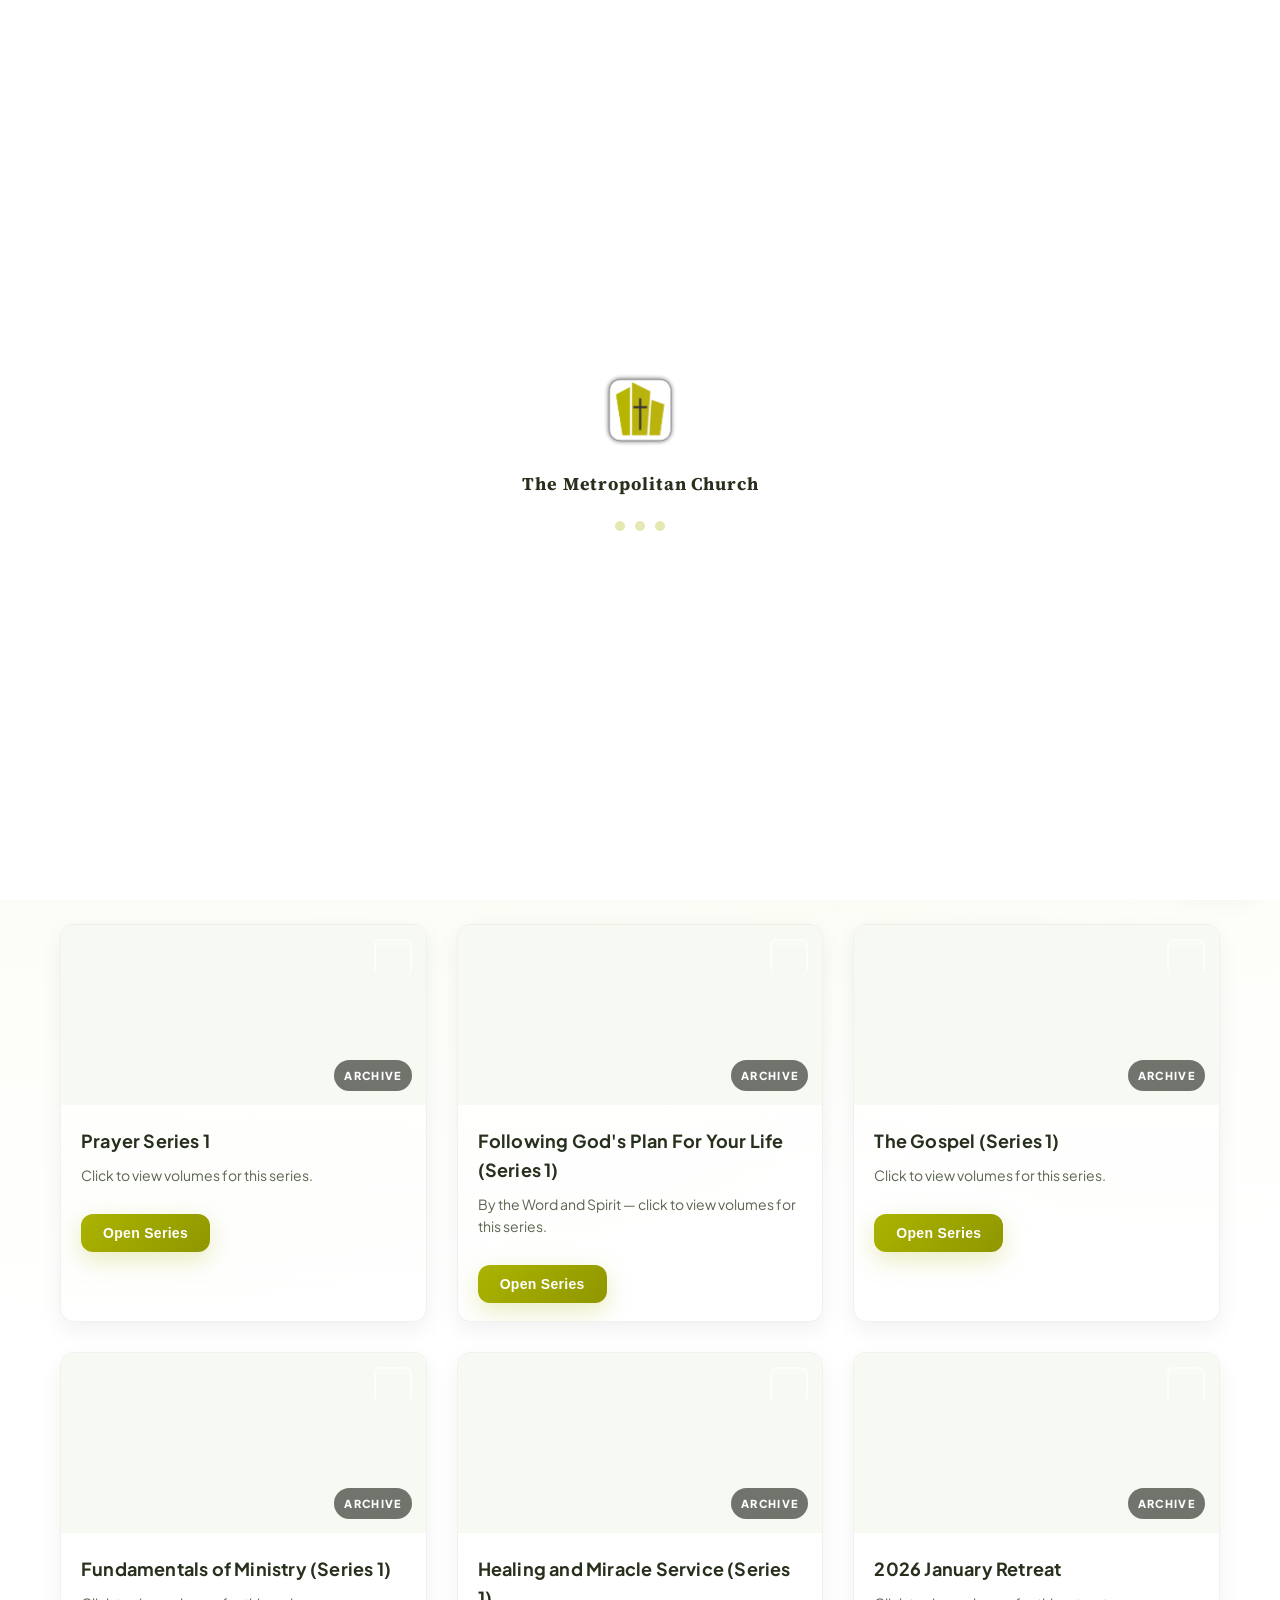
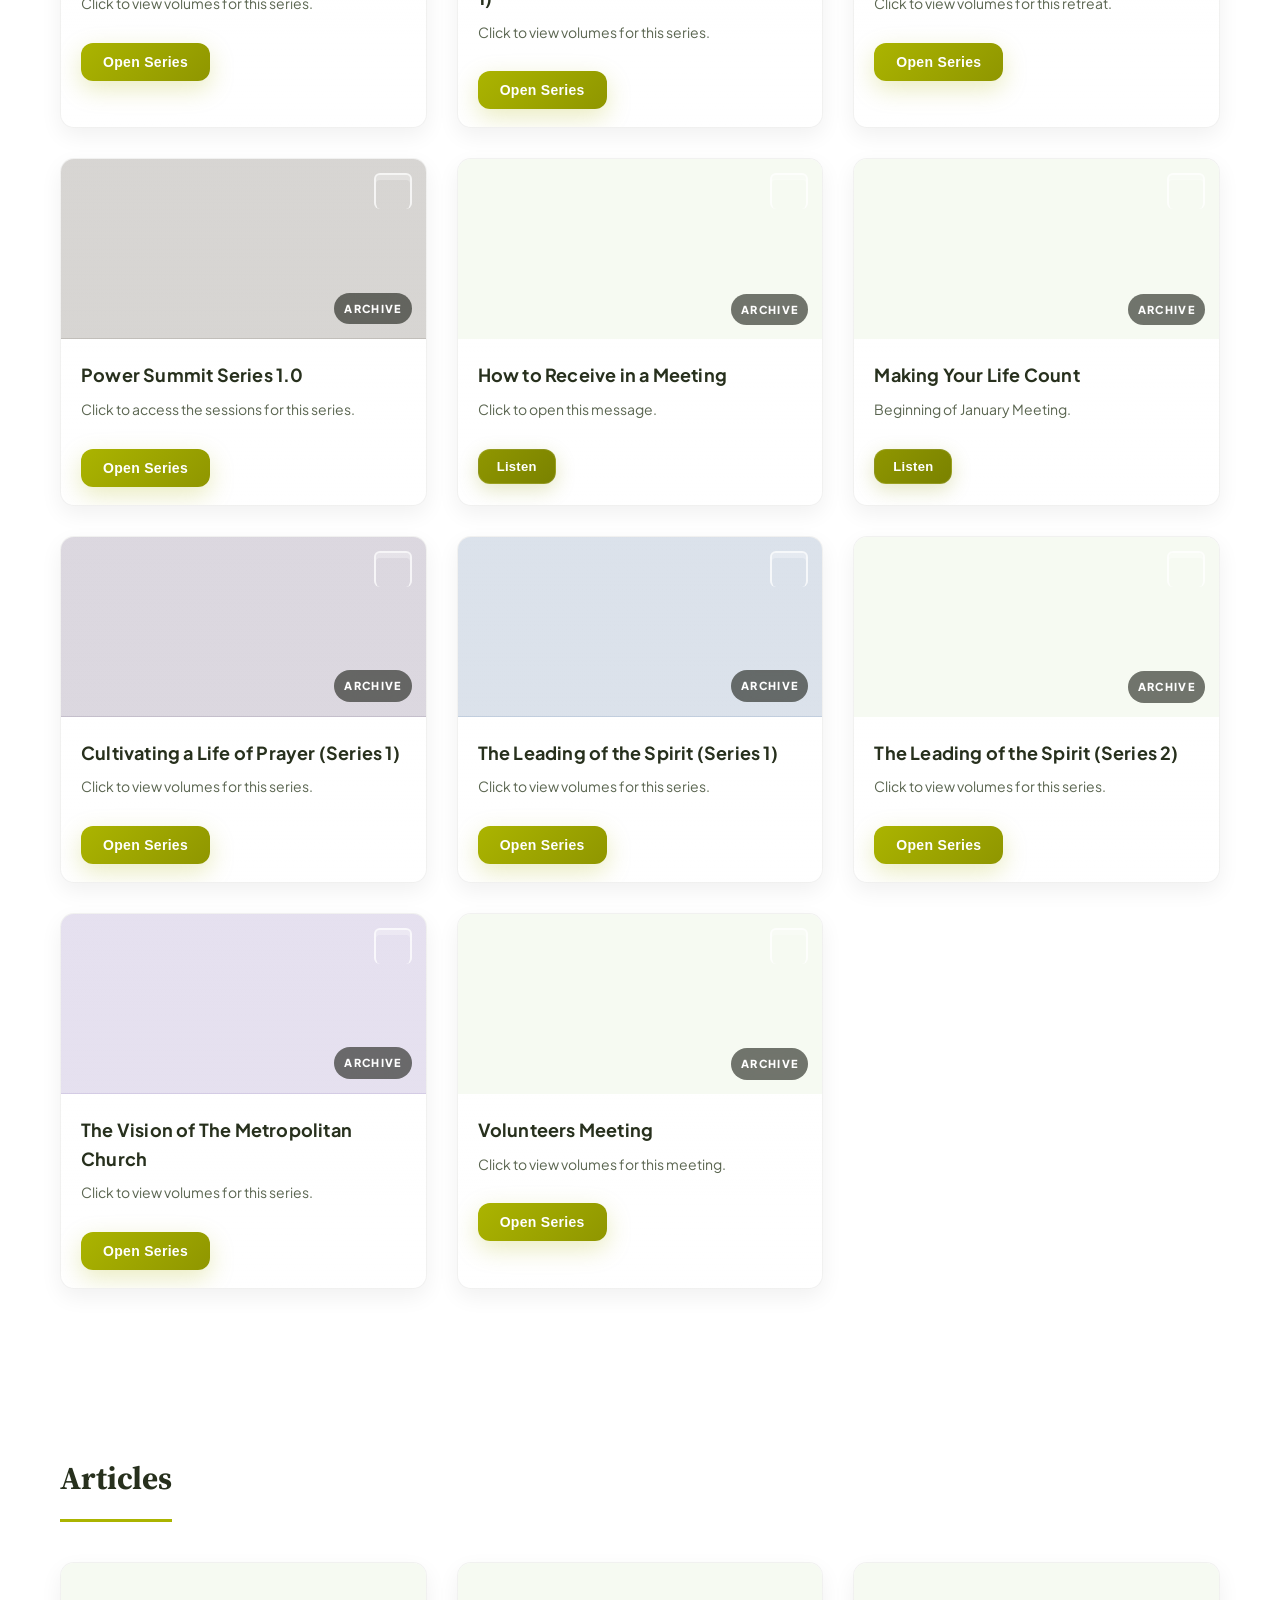
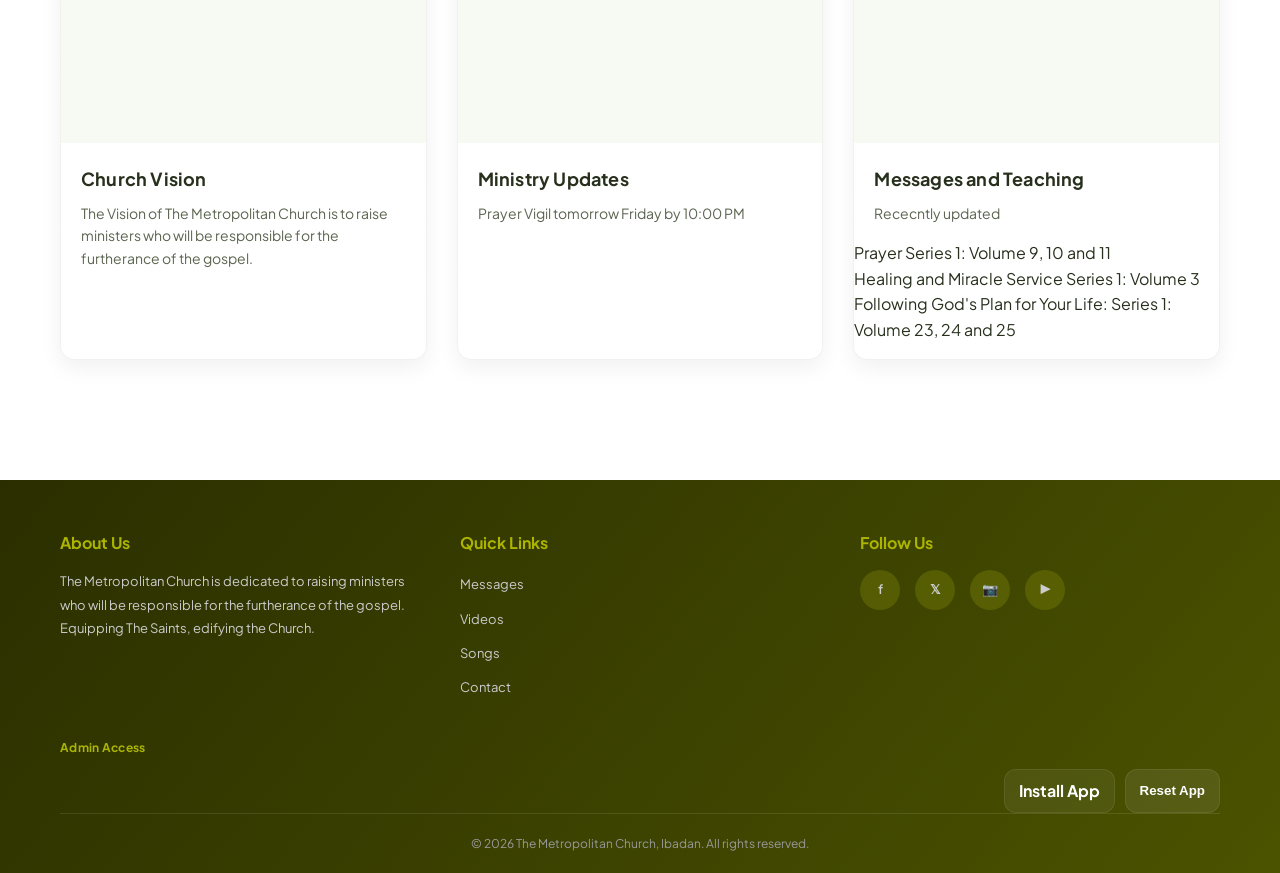
<file: index.html>
<!DOCTYPE html>
<html lang="en">
<head>
    <meta charset="UTF-8">
    <meta name="viewport" content="width=device-width, initial-scale=1.0, maximum-scale=1.0, user-scalable=no">
    <title>The Metropolitan Church, Ibadan</title>
    <link rel="stylesheet" href="styles.css">
    <link rel="manifest" href="manifest.json">
    <meta name="theme-color" content="#ffffff">
    <meta name="apple-mobile-web-app-capable" content="yes">
    <meta name="apple-mobile-web-app-status-bar-style" content="default">
    <meta name="apple-mobile-web-app-title" content="TMC">
    <link rel="icon" type="image/png" sizes="192x192" href="icon-192-maskable.png">
    <link rel="apple-touch-icon" sizes="180x180" href="icon-180.png">
</head>
<body>
    <!-- Custom PWA Splash Screen -->
    <div id="pwa-splash" class="pwa-splash" aria-hidden="true">
        <div class="pwa-splash-container">
            <img src="LOGO TMC.png" alt="TMC" class="pwa-splash-logo">
            <p class="pwa-splash-text">The Metropolitan Church</p>
            <div class="pwa-splash-dots" aria-hidden="true">
                <span></span>
                <span></span>
                <span></span>
            </div>
        </div>
    </div>
    <!-- Navigation Bar -->
    <nav class="navbar">
        <div class="nav-container">
            <div class="nav-logo">
                <img src="LOGO TMC.png" alt="The Metropolitan Church logo" class="church-logo-image">
                <div class="brand-text">
                    <span class="church-name">The Metropolitan Church, Ibadan</span>
                    <span class="church-motto">Equipping The Saints, edifying the Church.</span>
                </div>
            </div>
            <ul class="nav-menu" id="navMenu">
                <li class="nav-item"><a href="index.html" class="nav-link">MESSAGES</a></li>
                <li class="nav-item"><a href="photos.html" class="nav-link">PHOTOS</a></li>
                <li class="nav-item"><a href="quotes.html" class="nav-link">QUOTES</a></li>
                <li class="nav-item"><a href="radio.html" class="nav-link">RADIO</a></li>
                <li class="nav-item"><a href="videos.html" class="nav-link">VIDEOS</a></li>
                <li class="nav-item"><a href="songs.html" class="nav-link">SONGS</a></li>
                <li class="nav-item"><a href="ebooks.html" class="nav-link">EBOOKS</a></li>
                <li class="nav-item"><a href="contact.html" class="nav-link">CONTACT</a></li>
            </ul>
            <div class="nav-toggle" id="navToggle">
                <span></span>
                <span></span>
                <span></span>
            </div>
        </div>
    </nav>

    <section class="motto-banner" aria-label="Church motto">
        <p>Equipping The Saints, edifying the Church.</p>
    </section>

    <section class="messages-hero">
        <div class="container">
            <div class="messages-hero-content">
                <span class="hero-kicker">Teaching Archive</span>
                <h1>Messages and Teaching</h1>
                <p>Explore sermon series, retreat sessions, prayer teachings, and ministry resources in a cleaner archive layout.</p>
            </div>
        </div>
    </section>

    <section class="search-section" aria-label="Search messages">
        <div class="container">
            <div class="search-panel">
                <div class="search-box">
                    <label class="sr-only" for="searchInput">Search messages</label>
                    <input type="text" id="searchInput" class="search-input" placeholder="Search messages, series, topics..." autocomplete="off">
                    <button id="clearSearchBtn" class="search-clear" type="button" aria-label="Clear search">Clear</button>
                    <button id="searchBtn" class="search-btn">Search</button>
                </div>
                <div class="search-meta" aria-live="polite">
                    <span id="searchResultCount">Showing all messages</span>
                </div>
            </div>
            <div class="filter-chips" aria-label="Filter messages">
                <button type="button" class="filter-chip is-active" data-filter="all">All</button>
                <button type="button" class="filter-chip" data-filter="prayer">Prayer</button>
                <button type="button" class="filter-chip" data-filter="doctrine">Doctrine</button>
                <button type="button" class="filter-chip" data-filter="healing">Healing</button>
                <button type="button" class="filter-chip" data-filter="meetings">Meetings</button>
                <button type="button" class="filter-chip" data-filter="vision">Vision</button>
            </div>
            <div id="messagesEmptyState" class="empty-state" hidden>
                <div class="empty-state-icon" aria-hidden="true">∅</div>
                <h3>No messages found</h3>
                <p>Try another search term or choose a different category.</p>
            </div>
        </div>
    </section>

    <section class="breadcrumb-bar" aria-label="Breadcrumb">
        <div class="container">
            <nav class="breadcrumb">
                <a href="index.html" aria-label="Home">&#8962;</a>
                <span class="breadcrumb-separator">&gt;</span>
                <span class="breadcrumb-current">Messages</span>
            </nav>
        </div>
    </section>
    <section class="section">
        <div class="container">
            <h2 class="section-title">Messages</h2>
            <div class="media-grid" id="mediaGrid">
                <div class="media-card series-card" id="series-prayer-1" data-category="prayer">
                    <div class="media-image" style="background: #f6faf2 url('https://res.cloudinary.com/db1aj40dk/image/upload/v1778685741/prayerseries1_x88suo.jpg') center center / contain no-repeat;"></div>
                    <h3>Prayer Series 1</h3>
                    <p>Click to view volumes for this series.</p>
                    <div class="card-actions">
                        <button class="btn btn-primary" data-series-toggle="prayer-1">Open Series</button>
                    </div>

                    <div class="volume-list" id="prayer-1-volumes">
                        <ul>
                            <li><strong>Volume 1:</strong> <button type="button" class="btn btn-primary listen-btn" data-url="https://drive.google.com/file/d/1_ln5R9hcp3fxmKTGIBGlUZ4YHlCFK9qS/view?usp=drivesdk" aria-label="Listen Volume 1">Listen</button></li>
                            <li><strong>Volume 2:</strong> <button type="button" class="btn btn-primary listen-btn" data-url="https://drive.google.com/file/d/14jOUC-WsyzCaiRXuh_Cu1I8AmUcvUIqO/view?usp=drivesdk" aria-label="Listen Volume 2">Listen</button></li>
                            <li><strong>Volume 3:</strong> <button type="button" class="btn btn-primary listen-btn" data-url="https://drive.google.com/file/d/1JLf_EuFTi75fZSuZE21DQy3p1exR0J2q/view?usp=drivesdk" aria-label="Listen Volume 3">Listen</button></li>
                            <li><strong>Volume 4:</strong> <button type="button" class="btn btn-primary listen-btn" data-url="https://drive.google.com/file/d/1PY4L3ATy1TMzjcVvdKUm0W6trZdwSwkC/view?usp=drivesdk" aria-label="Listen Volume 4">Listen</button></li>
                            <li><strong>Volume 5:</strong> <button type="button" class="btn btn-primary listen-btn" data-url="https://drive.google.com/file/d/1e4y9SYH6MPID-xuHOF54h80IqbKQChS2/view?usp=drivesdk" aria-label="Listen Volume 5">Listen</button></li>
                            <li><strong>Q and A Volume 6:</strong> <button type="button" class="btn btn-primary listen-btn" data-url="https://drive.google.com/file/d/1WmA_SJhZRuvtueZZV24JtVDwbyKvd8jH/view?usp=drivesdk" aria-label="Listen Q and A Volume">Listen</button></li>
                            <li><strong>Volume 7:</strong> <button type="button" class="btn btn-primary listen-btn" data-url="https://drive.google.com/file/d/1V47D5ycqAJF2fHt9tYyfFlGirFZWPAEF/view?usp=drivesdk" aria-label="Listen Volume 7">Listen</button></li>
                            <li><strong>Volume 8:</strong> <button type="button" class="btn btn-primary listen-btn" data-url="https://drive.google.com/file/d/1SVWY9Xu92pfgCDCPQ1k_QZPm9zz0sCSS/view?usp=drivesdk" aria-label="Listen Volume 8">Listen</button></li>
                            <li><strong>Volume 9:</strong> <button type="button" class="btn btn-primary listen-btn" data-url="https://drive.google.com/file/d/1jszQao-LpEvHrwDQbzIDt9uBDZMJAlTu/view?usp=drivesdk" aria-label="Listen Volume 9">Listen</button></li>
                            <li><strong>Volume 10:</strong> <button type="button" class="btn btn-primary listen-btn" data-url="https://drive.google.com/file/d/1EWKio3fiDYGBEVRMRVI3SZ1s_k80rxmS/view?usp=drivesdk" aria-label="Listen Volume 10">Listen</button></li>
                            <li><strong>Volume 11:</strong> <button type="button" class="btn btn-primary listen-btn" data-url="https://drive.google.com/file/d/1s0_Kg8SGKFmftDYMYJcNKiOn1CpzFjSa/view?usp=drivesdk" aria-label="Listen Volume 11">Listen</button></li>
                        </ul>
                    </div>
                </div>
                
                <div class="media-card series-card" id="series-following-1" data-category="doctrine">
                    <div class="media-image" style="background: #f6faf2 url('https://res.cloudinary.com/db1aj40dk/image/upload/v1778685741/following_God_s_plan_for_your_life_series1_cqrtfb.jpg') center center / contain no-repeat;"></div>
                    <h3>Following God's Plan For Your Life (Series 1)</h3>
                    <p>By the Word and Spirit — click to view volumes for this series.</p>
                    <div class="card-actions">
                        <button class="btn btn-primary" data-series-toggle="following-1">Open Series</button>
                    </div>

                    <div class="volume-list" id="following-1-volumes">
                        <ul>
                            <li><strong>Volume 2:</strong> <button type="button" class="btn btn-primary listen-btn" data-url="https://drive.google.com/file/d/16wIOytRHofBu28DLE5klBLZmzeUc_C5e/view?usp=drive_link" aria-label="Listen Volume 2">Listen</button></li>
                            <li><strong>Volume 3:</strong> <button type="button" class="btn btn-primary listen-btn" data-url="https://drive.google.com/file/d/1Pjq3v16pihzlJ4jeCDfTMrnexDBGRZzq/view?usp=drive_link" aria-label="Listen Volume 3">Listen</button></li>
                            <li><strong>Volume 4:</strong> <button type="button" class="btn btn-primary listen-btn" data-url="https://drive.google.com/file/d/1khLyDo_QY9wEVeUFedkFk4QGBgm2sXPM/view?usp=drive_link" aria-label="Listen Volume 4">Listen</button></li>
                            <li><strong>Volume 5:</strong> <button type="button" class="btn btn-primary listen-btn" data-url="https://drive.google.com/file/d/1ikFFu6DgmgOFlQaCSn_WPSNVXHWxEe-Q/view?usp=drive_link" aria-label="Listen Volume 5">Listen</button></li>
                            <li><strong>Volume 6:</strong> <button type="button" class="btn btn-primary listen-btn" data-url="https://drive.google.com/file/d/1qiUt_PHFtPD-iLdWJdCD-Bx2Oo24_LWl/view?usp=drive_link" aria-label="Listen Volume 6">Listen</button></li>
                            <li><strong>Volume 7:</strong> <button type="button" class="btn btn-primary listen-btn" data-url="https://drive.google.com/file/d/1MsjumkehkSVuQ4YvmfmUSPrRyQXGUkJB/view?usp=drive_link" aria-label="Listen Volume 7">Listen</button></li>
                            <li><strong>Volume 8:</strong> <button type="button" class="btn btn-primary listen-btn" data-url="https://drive.google.com/file/d/1w58FEYMKQszJ_1u_vxALHfszalA-dhVq/view?usp=drive_link" aria-label="Listen Volume 8">Listen</button></li>
                            <li><strong>Volume 9:</strong> <button type="button" class="btn btn-primary listen-btn" data-url="https://drive.google.com/file/d/1ykHpwjpFVgVNzCjQl_IcywAutdDwV3Qe/view?usp=drive_link" aria-label="Listen Volume 9">Listen</button></li>
                            <li><strong>Volume 10:</strong> <button type="button" class="btn btn-primary listen-btn" data-url="https://drive.google.com/file/d/1nrKbZXVMKKDjYY-fb2sqhMyVFRJbJc7P/view?usp=drive_link" aria-label="Listen Volume 10">Listen</button></li>
                            <li><strong>Volume 11:</strong> <button type="button" class="btn btn-primary listen-btn" data-url="https://drive.google.com/file/d/16bp1zvaUbmtRRBhP00szkKwVPynXm078/view?usp=drive_link" aria-label="Listen Volume 11">Listen</button></li>
                            <li><strong>Volume 12:</strong> <button type="button" class="btn btn-primary listen-btn" data-url="https://drive.google.com/file/d/1BBSaXaGHg53LOB-v73E1P63SPoUkzrGL/view?usp=drive_link" aria-label="Listen Volume 12">Listen</button></li>
                            <li><strong>Volume 13:</strong> <button type="button" class="btn btn-primary listen-btn" data-url="https://drive.google.com/file/d/1453s0jl9KISBwM3Bd7rzp8k_VpaHQT7_/view?usp=drive_link" aria-label="Listen Volume 13">Listen</button></li>
                            <li><strong>Volume 14:</strong> <button type="button" class="btn btn-primary listen-btn" data-url="https://drive.google.com/file/d/1361r89F8Mnd7pyLSChdgUUzKB4BnXt9u/view?usp=drive_link" aria-label="Listen Volume 14">Listen</button></li>
                            <li><strong>Volume 15:</strong> <button type="button" class="btn btn-primary listen-btn" data-url="https://drive.google.com/file/d/1y9nDa19abw5MJtfmVeM12gRUVbD5n80f/view?usp=drive_link" aria-label="Listen Volume 15">Listen</button></li>
                            <li><strong>Volume 16:</strong> <button type="button" class="btn btn-primary listen-btn" data-url="https://drive.google.com/file/d/1q3xlwg1rc5U62CEetUA4cvp4x_AQik0L/view?usp=drive_link" aria-label="Listen Volume 16">Listen</button></li>
                            <li><strong>Volume 17:</strong> <button type="button" class="btn btn-primary listen-btn" data-url="https://drive.google.com/file/d/1XGmgUw1Jkdr6ywHbuI7c4Kcpqf40Sqii/view?usp=drive_link" aria-label="Listen Volume 17">Listen</button></li>
                            <li><strong>Volume 18:</strong> <button type="button" class="btn btn-primary listen-btn" data-url="https://drive.google.com/file/d/10JBa1rpaVVp2OwUZOlKIp8WpafA33Fhe/view?usp=drive_link" aria-label="Listen Volume 18">Listen</button></li>
                            <li><strong>Volume 19:</strong> <button type="button" class="btn btn-primary listen-btn" data-url="https://drive.google.com/file/d/1dfHAKIezKH0j_kS2WyamhCXY06EjZAbV/view?usp=drive_link" aria-label="Listen Volume 19">Listen</button></li>
                            <li><strong>Volume 20:</strong> <button type="button" class="btn btn-primary listen-btn" data-url="https://drive.google.com/file/d/1CB7mZOyiZVQqoX57EeTdhDvKA6T2qTHJ/view?usp=drive_link" aria-label="Listen Volume 20">Listen</button></li>
                            <li><strong>Volume 21:</strong> <button type="button" class="btn btn-primary listen-btn" data-url="https://drive.google.com/file/d/1kN5VsCuW1YVQ4z2w77US3bPkm3uiNxU6/view?usp=drive_link" aria-label="Listen Volume 21">Listen</button></li>
                            <li><strong>Volume 22:</strong> <button type="button" class="btn btn-primary listen-btn" data-url="https://drive.google.com/file/d/1UrJkGywjq6w3eKCxyc5FZWu3g1MuOGy8/view?usp=drive_link" aria-label="Listen Volume 22">Listen</button></li>
                            <li><strong>Volume 23:</strong> <button type="button" class="btn btn-primary listen-btn" data-url="https://drive.google.com/file/d/15zN5gfhJhjiN38eTlsYxft6z5gYaCZnY/view?usp=drivesdk" aria-label="Listen Volume 23">Listen</button></li>
                            <li><strong>Volume 24:</strong> <button type="button" class="btn btn-primary listen-btn" data-url="https://drive.google.com/file/d/170iX1LMIghyAPOBfoU_Emj2b7ul2fmyE/view?usp=drivesdk" aria-label="Listen Volume 24">Listen</button></li>
                            <li><strong>Volume 25:</strong> <button type="button" class="btn btn-primary listen-btn" data-url="https://drive.google.com/file/d/1fx1iEduwlzKN0Wm7h8-xJ_yFQge9wErS/view?usp=drivesdk" aria-label="Listen Volume 25">Listen</button></li>
                        </ul>
                    </div>
                </div>

                <div class="media-card series-card" id="series-gospel-1" data-category="doctrine">
                    <div class="media-image" style="background: #f6faf2 url('https://res.cloudinary.com/db1aj40dk/image/upload/v1778685741/the_gospel_pog5vz.jpg') center center / contain no-repeat;"></div>
                    <h3>The Gospel (Series 1)</h3>
                    <p>Click to view volumes for this series.</p>
                    <div class="card-actions">
                        <button class="btn btn-primary" data-series-toggle="gospel-1">Open Series</button>
                    </div>

                    <div class="volume-list" id="gospel-1-volumes">
                        <ul>
                            <li><strong>Volume 1:</strong> <button type="button" class="btn btn-primary listen-btn" data-url="https://drive.google.com/file/d/1UxWeIpwBjAVwXnx-gvqHUqJihQQmmLwY/view?usp=drivesdk" aria-label="Listen Volume 1">Listen</button></li>
                            <li><strong>Volume 2:</strong> <button type="button" class="btn btn-primary listen-btn" data-url="https://drive.google.com/file/d/1gTKt6kBNet8c17fFZNgM2hVkKk2PheDE/view?usp=drivesdk" aria-label="Listen Volume 2">Listen</button></li>
                            <li><strong>Volume 3:</strong> <button type="button" class="btn btn-primary listen-btn" data-url="https://drive.google.com/file/d/1ftVklcGMhZOCNbw1gGgw-6-4Lh86EyOs/view?usp=drive_link" aria-label="Listen Volume 3">Listen</button></li>
                            <li><strong>Volume 4:</strong> <button type="button" class="btn btn-primary listen-btn" data-url="https://drive.google.com/file/d/1KV_Qml5HZs9CW2tCi6rL1fTiZIzD7ERC/view?usp=drivesdk" aria-label="Listen Volume 4">Listen</button></li>
                        </ul>
                    </div>
                </div>

                <div class="media-card series-card" id="series-fundamentals-1" data-category="doctrine">
                    <div class="media-image" style="background: #f6faf2 url('https://res.cloudinary.com/db1aj40dk/image/upload/v1778685740/fundamentalsofministry_n0mluw.jpg') center center / contain no-repeat;"></div>
                    <h3>Fundamentals of Ministry (Series 1)</h3>
                    <p>Click to view volumes for this series.</p>
                    <div class="card-actions">
                        <button class="btn btn-primary" data-series-toggle="fundamentals-1">Open Series</button>
                    </div>

                    <div class="volume-list" id="fundamentals-1-volumes">
                        <ul>
                            <li><strong>Volume 1:</strong> <button type="button" class="btn btn-primary listen-btn" data-url="https://drive.google.com/file/d/1Gmvwv7u9u4Bu-ERDObzFzIgmYHl_MunW/view?usp=drivesdk" aria-label="Listen Volume 1">Listen</button></li>
                            <li><strong>Volume 2:</strong> <span>(The Gospel)</span> <button type="button" class="btn btn-primary listen-btn" data-url="https://drive.google.com/file/d/1GvPl_T3HwTYUMJstJW7bNYCCsIqHyqxq/view?usp=drivesdk" aria-label="Listen Volume 2">Listen</button></li>
                            <li><strong>Volume 3:</strong> <span>(The Church)</span> <button type="button" class="btn btn-primary listen-btn" data-url="https://drive.google.com/file/d/1L521j2RFEkiqg5a_cI8PtycjHAAKCQ2C/view?usp=drivesdk" aria-label="Listen Volume 3">Listen</button></li>
                            <li><strong>Volume 4:</strong> <span>(The Supernatural)</span> <button type="button" class="btn btn-primary listen-btn" data-url="https://drive.google.com/file/d/1NT5AzIMFx78o6A0PK7sC3oWw_yEoBNoD/view?usp=drivesdk" aria-label="Listen Volume 4">Listen</button></li>
                        </ul>
                    </div>
                </div>

                <div class="media-card series-card" id="series-healing-1" data-category="healing">
                    <div class="media-image" style="background: #f6faf2 url('https://res.cloudinary.com/db1aj40dk/image/upload/v1778685740/healingandmiracleservice_bhbbbq.jpg') center center / contain no-repeat;"></div>
                    <h3>Healing and Miracle Service (Series 1)</h3>
                    <p>Click to view volumes for this series.</p>
                    <div class="card-actions">
                        <button class="btn btn-primary" data-series-toggle="healing-1">Open Series</button>
                    </div>

                    <div class="volume-list" id="healing-1-volumes">
                        <ul>
                            <li><strong>Volume 1:</strong> <button type="button" class="btn btn-primary listen-btn" data-url="https://drive.google.com/file/d/1JpXR31h88t8v3Mz1s7yb6JXdY91dTBpI/view?usp=drivesdk" aria-label="Listen Volume 1">Listen</button></li>
                            <li><strong>Volume 2:</strong> <button type="button" class="btn btn-primary listen-btn" data-url="https://drive.google.com/file/d/1BiitDak9Dpx7GY5UTGGnoUdf5dUdrlWi/view?usp=drivesdk" aria-label="Listen Volume 2">Listen</button></li>
                            <li><strong>Volume 2a:</strong> <button type="button" class="btn btn-primary listen-btn" data-url="https://drive.google.com/file/d/14pR2lNm9T6oz64VA3U4T-7eFbFuMnzoK/view?usp=drivesdk" aria-label="Listen Volume 2a">Listen</button></li>
                            <li><strong>Volume 3:</strong> <button type="button" class="btn btn-primary listen-btn" data-url="https://drive.google.com/file/d/1J5NRcr7g9xqRxoFo9K0VDfU0BkMsbrFY/view?usp=drivesdk" aria-label="Listen Volume 3">Listen</button></li>
                        </ul>
                    </div>
                </div>

                <div class="media-card series-card" id="series-retreat-2026" data-category="meetings">
                    <div class="media-image" style="background: #f6faf2 url('https://res.cloudinary.com/db1aj40dk/image/upload/v1778685741/january_retreat_gzht7v.jpg') center center / contain no-repeat;"></div>
                    <h3>2026 January Retreat</h3>
                    <p>Click to view volumes for this retreat.</p>
                    <div class="card-actions">
                        <button class="btn btn-primary" data-series-toggle="retreat-2026">Open Series</button>
                    </div>

                    <div class="volume-list" id="retreat-2026-volumes">
                        <ul>
                            <li><strong>Volume 1 - Endure hardness in Ministry:</strong> <button type="button" class="btn btn-primary listen-btn" data-url="https://drive.google.com/file/d/11t7xa0fIPZAWH0pyt0roqJqhlfIw6-sw/view?usp=drive_link" aria-label="Listen Volume 1 Endure hardness in Ministry">Listen</button></li>
                            <li><strong>Volume 2 - Endure Hardness in Prayer:</strong> <button type="button" class="btn btn-primary listen-btn" data-url="https://drive.google.com/file/d/1dDAQB0XS_1i-xcZghlkzkllU6b-LE3w-/view?usp=drive_link" aria-label="Listen Volume 2 Endure Hardness in Prayer">Listen</button></li>
                        </ul>
                    </div>
                </div>

                <div class="media-card series-card" id="series-power-summit-1" data-category="meetings">
                    <div class="media-image power-summit-image"></div>
                    <h3>Power Summit Series 1.0</h3>
                    <p>Click to access the sessions for this series.</p>
                    <div class="card-actions">
                        <button class="btn btn-primary" data-series-toggle="power-summit-1">Open Series</button>
                    </div>

                    <div class="volume-list" id="power-summit-1-volumes">
                        <ul>
                            <li><strong>Friday Session:</strong> <button type="button" class="btn btn-primary listen-btn" data-url="https://drive.google.com/file/d/1VrXU-A5KYmzv259u8Ks7SWSn1tqFQEwb/view?usp=drive_link" aria-label="Listen Friday Session">Listen</button></li>
                            <li><strong>Saturday Morning Session:</strong> <button type="button" class="btn btn-primary listen-btn" data-url="https://drive.google.com/file/d/1nv8UP8ajShhvygjZxUyenuok1KLpUFd_/view?usp=drive_link" aria-label="Listen Saturday Morning Session">Listen</button></li>
                            <li><strong>Saturday Evening Session:</strong> <button type="button" class="btn btn-primary listen-btn" data-url="https://drive.google.com/file/d/1TqNzRhxX1zaquQ7VGtzCu59YFVX6iHCP/view?usp=drive_link" aria-label="Listen Saturday Evening Session">Listen</button></li>
                            <li><strong>Sunday Morning Session:</strong> <button type="button" class="btn btn-primary listen-btn" data-url="https://drive.google.com/file/d/107eTLHmqJ3-i4pGYctDg2zfhv_qpAdNR/view?usp=drive_link" aria-label="Listen Sunday Morning Session">Listen</button></li>
                        </ul>
                    </div>
                </div>

                <div class="media-card series-card" id="message-how-to-receive" data-category="meetings">
                    <div class="media-image" style="background: #f6faf2 url('https://res.cloudinary.com/db1aj40dk/image/upload/v1778685740/how_to_receive_in_a_meeting_ppito4.jpg') center center / contain no-repeat;"></div>
                    <h3>How to Receive in a Meeting</h3>
                    <p>Click to open this message.</p>
                    <div class="card-actions">
                        <button type="button" class="btn btn-primary listen-btn" data-url="https://drive.google.com/file/d/1KB2T94hJ0s2kZT6NCW7LXEljaOBWj6Ar/view?usp=drivesdk" aria-label="Open How to Receive in a Meeting">Listen</button>
                    </div>
                </div>

                <div class="media-card series-card" id="message-making-your-life-count" data-category="meetings">
                    <div class="media-image" style="background: #f6faf2 url('https://res.cloudinary.com/db1aj40dk/image/upload/v1778685741/Making_Your_Life_count_y4k0eb.jpg') center center / contain no-repeat;"></div>
                    <h3>Making Your Life Count</h3>
                    <p>Beginning of January Meeting.</p>
                    <div class="card-actions">
                        <button type="button" class="btn btn-primary listen-btn" data-url="https://drive.google.com/file/d/1HW6qeMPL4ojzNAaEVoOFbP8PI6Yprnce/view?usp=drivesdk" aria-label="Open Making Your Life Count Beginning of January Meeting">Listen</button>
                    </div>
                </div>

                <div class="media-card series-card" id="series-cultivating-prayer-1" data-category="prayer">
                    <div class="media-image cultivating-prayer-image"></div>
                    <h3>Cultivating a Life of Prayer (Series 1)</h3>
                    <p>Click to view volumes for this series.</p>
                    <div class="card-actions">
                        <button class="btn btn-primary" data-series-toggle="cultivating-prayer-1">Open Series</button>
                    </div>

                    <div class="volume-list" id="cultivating-prayer-1-volumes">
                        <ul>
                            <li><strong>Volume 5:</strong> <button type="button" class="btn btn-primary listen-btn" data-url="https://drive.google.com/file/d/1AG6aP8UYxd7eYhZ1cxoL37xO08j77A7C/view?usp=drivesdk" aria-label="Listen Cultivating Volume 5">Listen</button></li>
                            <li><strong>Volume 6:</strong> <button type="button" class="btn btn-primary listen-btn" data-url="https://drive.google.com/file/d/1BhUOOpan0soN4RTNEUSbFtLQaQqf0EGJ/view?usp=drivesdk" aria-label="Listen Cultivating Volume 6">Listen</button></li>
                        </ul>
                    </div>
                </div>

                <div class="media-card series-card" id="series-leading-spirit-1" data-category="doctrine spirit">
                    <div class="media-image leading-spirit-image"></div>
                    <h3>The Leading of the Spirit (Series 1)</h3>
                    <p>Click to view volumes for this series.</p>
                    <div class="card-actions">
                        <button class="btn btn-primary" data-series-toggle="leading-spirit-1">Open Series</button>
                    </div>

                    <div class="volume-list" id="leading-spirit-1-volumes">
                        <ul>
                            <li><strong>Volume 5:</strong> <button type="button" class="btn btn-primary listen-btn" data-url="https://drive.google.com/file/d/19tG0TAyjo0uv2lUFu5IMFp8eWZIP6MNs/view?usp=drivesdk" aria-label="Listen Leading of the Spirit Volume 5">Listen</button></li>
                            <li><strong>Volume 6:</strong> <button type="button" class="btn btn-primary listen-btn" data-url="https://drive.google.com/file/d/1Ba2sGqNIqvnuwfyKXpLUnOo_L9BBy41t/view?usp=drivesdk" aria-label="Listen Leading of the Spirit Volume 6">Listen</button></li>
                            <li><strong>Volume 7:</strong> <button type="button" class="btn btn-primary listen-btn" data-url="https://drive.google.com/file/d/1CJXpY7foWwIAVDRPTCXwdm8oaGgC0S3v/view?usp=drivesdk" aria-label="Listen Leading of the Spirit Volume 7">Listen</button></li>
                        </ul>
                    </div>
                </div>

                <div class="media-card series-card" id="series-leading-spirit-2" data-category="doctrine spirit">
                    <div class="media-image" style="background: #f6faf2 url('https://res.cloudinary.com/db1aj40dk/image/upload/v1778685742/The_Leading_of_the_Spirit_y01jgt.jpg') center center / contain no-repeat;"></div>
                    <h3>The Leading of the Spirit (Series 2)</h3>
                    <p>Click to view volumes for this series.</p>
                    <div class="card-actions">
                        <button class="btn btn-primary" data-series-toggle="leading-spirit-2">Open Series</button>
                    </div>

                    <div class="volume-list" id="leading-spirit-2-volumes">
                        <ul>
                            <li><strong>Volume 1 (The Heart of Man):</strong> <button type="button" class="btn btn-primary listen-btn" data-url="https://drive.google.com/file/d/1KVCPzE8LukY4oCWI2ib-V3Sc5gqwj8qp/view?usp=drivesdk" aria-label="Listen The Heart of Man">Listen</button></li>
                        </ul>
                    </div>
                </div>

                <div class="media-card series-card" id="series-vision-1" data-category="vision">
                    <div class="media-image vision-image"></div>
                    <h3>The Vision of The Metropolitan Church</h3>
                    <p>Click to view volumes for this series.</p>
                    <div class="card-actions">
                        <button class="btn btn-primary" data-series-toggle="vision-1">Open Series</button>
                    </div>

                    <div class="volume-list" id="vision-1-volumes">
                        <ul>
                            <li><strong>Volume 1:</strong> <button type="button" class="btn btn-primary listen-btn" data-url="https://drive.google.com/file/d/1feSxUQtHKyuT6XBqq3AeJMbv7V0lhKPf/view?usp=drivesdk" aria-label="Listen Volume 1">Listen</button></li>
                            <li><strong>Volume 2:</strong> <button type="button" class="btn btn-primary listen-btn" data-url="https://drive.google.com/file/d/1BDLmzVck0yRBFBVrkVA_l8WOxYy27o4o/view?usp=drivesdk" aria-label="Listen Volume 2">Listen</button></li>
                            <li><strong>Volume 3:</strong> <button type="button" class="btn btn-primary listen-btn" data-url="https://drive.google.com/file/d/1vPEzQPr4YpuYF7TgnCPWA7qHXU7NTWzm/view?usp=drivesdk" aria-label="Listen Volume 3">Listen</button></li>
                            <li><strong>Volume 4:</strong> <button type="button" class="btn btn-primary listen-btn" data-url="https://drive.google.com/file/d/1Q-oJR5E4OflteTPGYlC4MfstAlRjriMR/view?usp=drivesdk" aria-label="Listen Volume 4">Listen</button></li>
                            <li><strong>Volume 5:</strong> <button type="button" class="btn btn-primary listen-btn" data-url="https://drive.google.com/file/d/1QsKRqajqRT4csPS4eEtz1c-DyoF0UsdP/view?usp=drivesdk" aria-label="Listen Volume 5">Listen</button></li>
                            <li><strong>Volume 6:</strong> <button type="button" class="btn btn-primary listen-btn" data-url="https://drive.google.com/file/d/1tMh0GX_OtCdm34LXhS5IAbHEIxjBy__g/view?usp=drive_link" aria-label="Listen Volume 6">Listen</button></li>
                        </ul>
                    </div>
                </div>
                
                <div class="media-card series-card" id="series-volunteers-meeting" data-category="meetings">
                    <div class="media-image" style="background: #f6faf2 url('https://res.cloudinary.com/db1aj40dk/image/upload/v1779188961/Volunteers_meeting_ha1tvr.png') center center / contain no-repeat;"></div>
                    <h3>Volunteers Meeting</h3>
                    <p>Click to view volumes for this meeting.</p>
                    <div class="card-actions">
                        <button class="btn btn-primary" data-series-toggle="volunteers-meeting">Open Series</button>
                    </div>

                    <div class="volume-list" id="volunteers-meeting-volumes">
                        <ul>
                            <li><strong>Volume 1:</strong> <button type="button" class="btn btn-primary listen-btn" data-url="https://drive.google.com/file/d/1KdhVBnGFAJA45Er8PuC_1ZLBcFCNhfNc/view?usp=drivesdk" aria-label="Listen Volume 1">Listen</button></li>
                            <li><strong>Volume 2:</strong> <button type="button" class="btn btn-primary listen-btn" data-url="https://drive.google.com/file/d/1mOhh0UU0aPX1PvNHRS6Mb3DhI-1f9bvP/view?usp=drivesdk" aria-label="Listen Volume 2">Listen</button></li>
                        </ul>
                    </div>
                </div>
            
            </div>

            <div class="grid-actions">
                <button type="button" id="seeMoreBtn" class="btn btn-primary" aria-expanded="false">See more</button>
            </div>
        </div>
    </section>

    <section class="section articles-section">
        <div class="container">
            <h2 class="section-title">Articles</h2>
            <div class="media-grid articles-grid">
                <div class="media-card article-card">
                    <div class="media-image" style="background: #f6faf2 url('https://res.cloudinary.com/db1aj40dk/image/upload/v1778685740/The_Vison_of_The_Metropolitan_Church_e2byh7.jpg') center center / cover no-repeat;"></div>
                    <h3>Church Vision</h3>
                    <p>The Vision of The Metropolitan Church is to raise ministers who will be responsible for the furtherance of the gospel.</p>
                </div>

                <div class="media-card article-card">
                    <div class="media-image" style="background: #f6faf2 url('https://res.cloudinary.com/db1aj40dk/image/upload/v1779982142/Gemini_Generated_Image_g21ba3g21ba3g21b_o1oov3.png') center center / cover no-repeat;"></div>
                    <h3>Ministry Updates</h3>
                    <p>Prayer Vigil tomorrow Friday by 10:00 PM</p>
                </div>

                <div class="media-card article-card">
                
                    <div class="media-image" style="background: #f6faf2 url('https://res.cloudinary.com/db1aj40dk/image/upload/v1779982053/Gemini_Generated_Image_ynmbheynmbheynmb_ct3ps3.png') center center / cover no-repeat;"></div>
                    <h3>Messages and Teaching</h3>
                    <p>Rececntly updated <ul><li>Prayer Series 1: Volume 9, 10 and 11</li>
                    <li>Healing and Miracle Service Series 1: Volume 3</li>
                    <li>Following God's Plan for Your Life: Series 1: Volume 23, 24 and 25</li>
                    </ul></p>
                </div>
            </div>
        </div>
    </section>

    <!-- Footer -->
    <footer class="footer">
        <div class="container">
            <div class="footer-content">
                <div class="footer-section">
                    <h4>About Us</h4>
                    <p>The Metropolitan Church is dedicated to raising ministers who will be responsible for the furtherance of the gospel.</p>                  <p>Equipping The Saints, edifying the Church.</p>
                </div>
                <div class="footer-section">
                    <h4>Quick Links</h4>
                    <ul>
                        <li><a href="index.html">Messages</a></li>
                        <li><a href="videos.html">Videos</a></li>
                        <li><a href="songs.html">Songs</a></li>
                        <li><a href="contact.html">Contact</a></li>
                    </ul>
                </div>
                <div class="footer-section">
                    <h4>Follow Us</h4>
                    <div class="social-links">
                        <a href="#" class="social-icon">f</a>
                        <a href="#" class="social-icon">𝕏</a>
                        <a href="#" class="social-icon">📷</a>
                        <a href="#" class="social-icon">▶</a>
                    </div>
                </div>
            </div>
            <div class="footer-admin-link">
                <a href="believer-login.html">Admin Access</a>
            </div>
            <div class="footer-install" style="display:flex; justify-content:flex-end; gap:10px; flex-wrap:wrap; margin-top: 12px;">
                <a href="#" id="installAppLink" class="install-link">Install App</a>
                <button type="button" id="clearAppDataBtn" class="install-link" style="background: rgba(255,255,255,0.08);">Reset App</button>
            </div>
            <div class="footer-bottom">
                <p>&copy; 2026 The Metropolitan Church, Ibadan. All rights reserved.</p>
            </div>
        </div>
    </footer>

    <script src="script.js"></script>
</body>
</html>
</file>
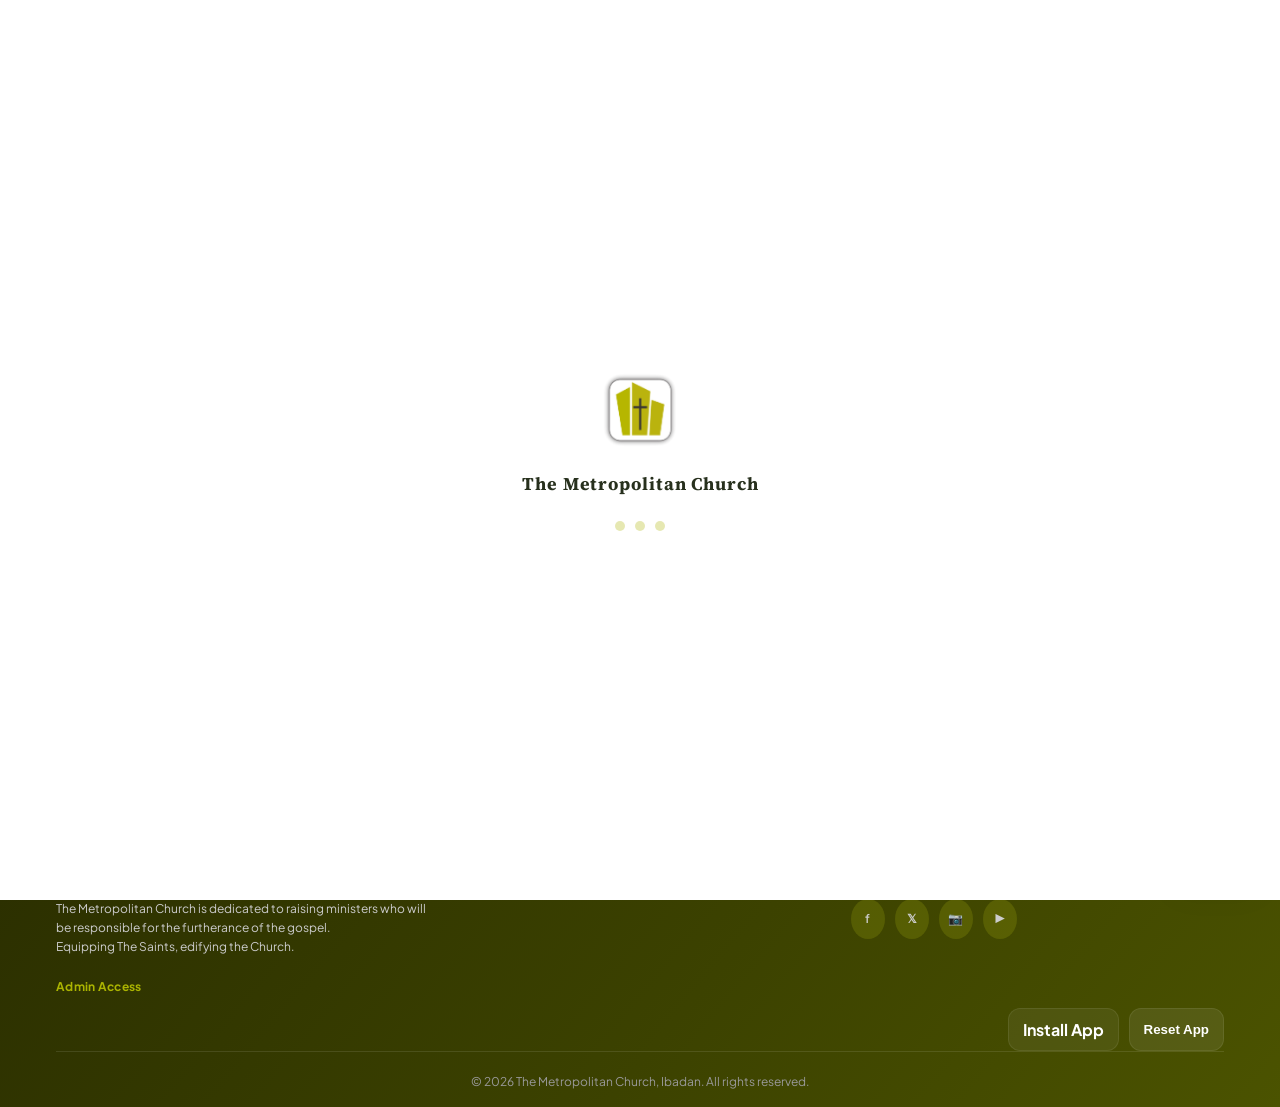
<file: TMC Church/index.html>
<!DOCTYPE html>
<html lang="en">
<head>
    <meta charset="UTF-8">
    <meta name="viewport" content="width=device-width, initial-scale=1.0, maximum-scale=1.0, user-scalable=no">
    <title>The Metropolitan Church, Ibadan</title>
    <link rel="stylesheet" href="styles.css">
    <link rel="manifest" href="manifest.json">
    <meta name="theme-color" content="#ffffff">
    <meta name="apple-mobile-web-app-capable" content="yes">
    <meta name="apple-mobile-web-app-status-bar-style" content="default">
    <meta name="apple-mobile-web-app-title" content="TMC">
    <link rel="icon" type="image/png" sizes="192x192" href="icon-192-maskable.png">
    <link rel="apple-touch-icon" sizes="180x180" href="icon-180.png">
</head>
<body>
    <!-- Custom PWA Splash Screen -->
    <div id="pwa-splash" class="pwa-splash" aria-hidden="true">
        <div class="pwa-splash-container">
            <img src="LOGO TMC.png" alt="TMC" class="pwa-splash-logo">
            <p class="pwa-splash-text">The Metropolitan Church</p>
            <div class="pwa-splash-dots" aria-hidden="true">
                <span></span>
                <span></span>
                <span></span>
            </div>
        </div>
    </div>
    <!-- Navigation Bar -->
    <nav class="navbar">
        <div class="nav-container">
            <div class="nav-logo">
                <img src="LOGO TMC.png" alt="The Metropolitan Church logo" class="church-logo-image">
                <div class="brand-text">
                    <span class="church-name">The Metropolitan Church, Ibadan</span>
                    <span class="church-motto">Equipping The Saints, edifying the Church.</span>
                </div>
            </div>
            <ul class="nav-menu" id="navMenu">
                <li class="nav-item"><a href="index.html" class="nav-link">MESSAGES</a></li>
                <li class="nav-item"><a href="downloads.html" class="nav-link">DOWNLOADS</a></li>
                <li class="nav-item"><a href="photos.html" class="nav-link">PHOTOS</a></li>
                <li class="nav-item"><a href="quotes.html" class="nav-link">QUOTES</a></li>
                <li class="nav-item"><a href="radio.html" class="nav-link">RADIO</a></li>
                <li class="nav-item"><a href="videos.html" class="nav-link">VIDEOS</a></li>
                <li class="nav-item"><a href="songs.html" class="nav-link">SONGS</a></li>
                <li class="nav-item"><a href="ebooks.html" class="nav-link">EBOOKS</a></li>
                <li class="nav-item"><a href="contact.html" class="nav-link">CONTACT</a></li>
            </ul>
            <div class="nav-toggle" id="navToggle">
                <span></span>
                <span></span>
                <span></span>
            </div>
        </div>
    </nav>

    <section class="motto-banner" aria-label="Church motto">
        <p>Equipping The Saints, edifying the Church.</p>
    </section>

    <section class="messages-hero">
        <div class="container">
            <div class="messages-hero-content">
                <span class="hero-kicker">Teaching Archive</span>
                <h1>Messages and Teaching</h1>
                <p>Explore sermon series, retreat sessions, prayer teachings, and ministry resources.</p>
            </div>
        </div>
    </section>

    <section class="search-section" aria-label="Search messages">
        <div class="container">
            <div class="search-panel">
                <div class="search-box">
                    <label class="sr-only" for="searchInput">Search messages</label>
                    <input type="text" id="searchInput" class="search-input" placeholder="Search messages, series, topics..." autocomplete="off">
                    <button id="clearSearchBtn" class="search-clear" type="button" aria-label="Clear search">Clear</button>
                    <button id="searchBtn" class="search-btn">Search</button>
                </div>
                <div class="search-meta" aria-live="polite">
                    <span id="searchResultCount">Showing all messages</span>
                </div>
            </div>
            <div class="filter-chips" aria-label="Filter messages">
                <button type="button" class="filter-chip is-active" data-filter="all">All</button>
            </div>
            <div id="messagesEmptyState" class="empty-state" hidden>
                <div class="empty-state-icon" aria-hidden="true">∅</div>
                <h3>No messages found</h3>
                <p>Try another search term or choose a different category.</p>
            </div>
        </div>
    </section>

    <section id="continueListeningSection" class="continue-listening-section" hidden aria-labelledby="continueListeningTitle">
        <div class="container">
            <div class="section-header-row">
                <div>
                    <span class="hero-kicker">Pick up where you left off</span>
                    <h2 id="continueListeningTitle" class="section-title">Continue listening</h2>
                </div>
            </div>
            <div id="continueListeningCard" class="continue-listening-card"></div>
        </div>
    </section>

    <section class="section">
        <div class="container">
            <div class="section-header-row">
                <h2 class="section-title">Messages</h2>
                <label class="sort-select-wrap" for="messageSortSelect">
                    <span>Sort by</span>
                    <select id="messageSortSelect" class="sort-select">
                        <option value="featured">Featured</option>
                        <option value="latest">Latest first</option>
                        <option value="az">A - Z</option>
                    </select>
                </label>
            </div>
            <div class="media-grid" id="mediaGrid">
                <div id="messagesLoadingState" class="loading-state" hidden>
                    <div class="loading-spinner" aria-hidden="true"></div>
                    <p>Loading messages...</p>
                </div>
                <div id="messagesEmptyState" class="empty-state" hidden>
                    <div class="empty-state-icon" aria-hidden="true">∅</div>
                    <h3>No messages found</h3>
                    <p>There are no messages available at this time.</p>
                </div>
            </div>

            <div class="grid-actions">
                <button type="button" id="seeMoreBtn" class="btn btn-primary" aria-expanded="false">See more</button>
            </div>
        </div>
    </section>

    <div id="seriesAccessModal" class="access-modal" hidden role="dialog" aria-modal="true" aria-labelledby="seriesAccessTitle">
        <div class="access-modal-backdrop" data-access-modal-close></div>
        <div class="access-modal-dialog">
            <button type="button" class="access-modal-close" data-access-modal-close aria-label="Close access dialog">×</button>
            <div class="access-modal-header">
                <span class="auth-kicker">Restricted access</span>
                <h3 id="seriesAccessTitle">Enter your access details</h3>
                <p>Only approved leaders can open this meeting archive.</p>
            </div>
            <form id="seriesAccessForm" class="access-modal-form">
                <label>
                    <span>Username</span>
                    <input id="accessModalUsername" name="username" type="text" autocomplete="username" required>
                </label>
                <label>
                    <span>Password</span>
                    <input id="accessModalPassword" name="password" type="password" autocomplete="current-password" required>
                </label>
                <p id="accessModalError" class="login-error" aria-live="polite"></p>
                <div class="access-modal-actions">
                    <button type="button" class="btn btn-secondary" data-access-modal-close>Cancel</button>
                    <button type="submit" class="btn btn-primary">Continue</button>
                </div>
            </form>
        </div>
    </div>

    <div id="audioPlayerBar" class="audio-player-bar" hidden>
        <div class="audio-player-container">
            <div class="audio-player-info">
                <strong id="audioPlayerTitle">Now Playing</strong>
                <span id="audioPlayerStatus">Loading...</span>
            </div>
            <audio id="pageAudio" controls preload="none"></audio>
            <button type="button" id="audioPlayerExpand" class="audio-player-expand" aria-label="Expand audio player" aria-expanded="false" title="Expand player">[ ]</button>
            <button type="button" id="audioPlayerClose" class="audio-player-close" aria-label="Close player">×</button>
        </div>
        <div class="audio-player-fullscreen" aria-hidden="true">
            <div class="audio-fullscreen-inner">
                <div class="audio-fullscreen-topbar">
                    <button type="button" id="audioPlayerCollapse" class="audio-fullscreen-icon" aria-label="Minimize audio player" title="Minimize player">⌄</button>
                    <span>Now Playing</span>
                    <button type="button" id="audioPlayerFullscreenClose" class="audio-fullscreen-icon" aria-label="Close audio player" title="Close player">×</button>
                </div>
                <div class="audio-artwork" aria-hidden="true"><img src="LOGO TMC.png" alt=""></div>
                <div class="audio-fullscreen-heading">
                    <div><strong id="audioFullscreenTitle">Now Playing</strong><span>The Metropolitan Church</span></div>
                    <button type="button" class="audio-fullscreen-icon audio-favorite" aria-label="Save track" title="Save track">♡</button>
                </div>
                <input id="audioFullscreenSeek" class="audio-fullscreen-seek" type="range" min="0" max="0" value="0" step="0.1" aria-label="Seek through audio">
                <div class="audio-fullscreen-times"><span id="audioFullscreenCurrent">0:00</span><span id="audioFullscreenDuration">0:00</span></div>
                <div class="audio-fullscreen-controls">
                    <button type="button" class="audio-fullscreen-icon" data-audio-skip="-15" aria-label="Skip back 15 seconds" title="Skip back 15 seconds">↶</button>
                    <button type="button" id="audioFullscreenPlay" class="audio-fullscreen-play" aria-label="Play audio" aria-pressed="false">▶</button>
                    <button type="button" class="audio-fullscreen-icon" data-audio-skip="15" aria-label="Skip forward 15 seconds" title="Skip forward 15 seconds">↷</button>
                </div>
            </div>
        </div>
    </div>

    <!-- Footer -->
    <footer class="footer">
        <div class="container">
            <div class="footer-content">
                <div class="footer-section">
                    <h4>About Us</h4>
                    <p>The Metropolitan Church is dedicated to raising ministers who will be responsible for the furtherance of the gospel.</p>                  <p>Equipping The Saints, edifying the Church.</p>
                </div>
                <div class="footer-section">
                    
                </div>
                <div class="footer-section">
                    <h4>Follow Us</h4>
                    <div class="social-links">
                        <a href="#" class="social-icon">f</a>
                        <a href="#" class="social-icon">𝕏</a>
                        <a href="#" class="social-icon">📷</a>
                        <a href="#" class="social-icon">▶</a>
                    </div>
                </div>
            </div>
            <div class="footer-admin-link">
                <a href="believer-login.html">Admin Access</a>
            </div>
            <div class="footer-install" style="display:flex; justify-content:flex-end; gap:10px; flex-wrap:wrap; margin-top: 12px;">
                <a href="#" id="installAppLink" class="install-link">Install App</a>
                <button type="button" id="clearAppDataBtn" class="install-link" style="background: rgba(255,255,255,0.08);">Reset App</button>
            </div>
            <div class="footer-bottom">
                <p>&copy; 2026 The Metropolitan Church, Ibadan. All rights reserved.</p>
            </div>
        </div>
    </footer>

    <script src="script.js"></script>
</body>
</html>
</file>
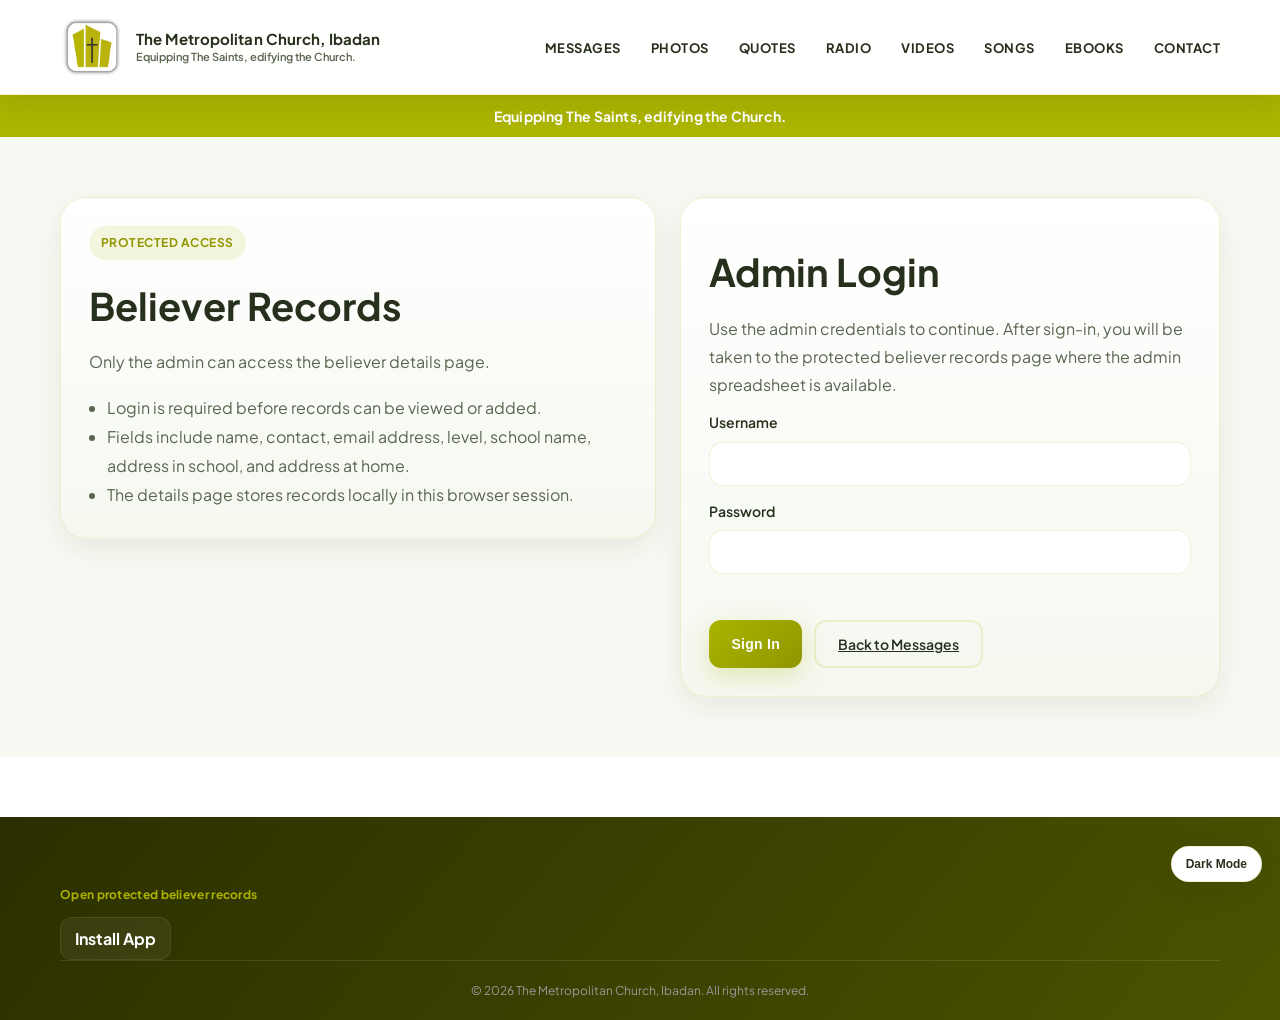
<file: believer-details.html>
<!DOCTYPE html>
<html lang="en">
<head>
    <meta charset="UTF-8">
    <meta name="viewport" content="width=device-width, initial-scale=1.0, maximum-scale=1.0, user-scalable=no">
    <title>Believer Details | The Metropolitan Church, Ibadan</title>
    <link rel="stylesheet" href="styles.css">
</head>
<body>
    <nav class="navbar">
        <div class="nav-container">
            <div class="nav-logo">
                <img src="LOGO TMC.png" alt="The Metropolitan Church logo" class="church-logo-image">
                <div class="brand-text">
                    <span class="church-name">The Metropolitan Church, Ibadan</span>
                    <span class="church-motto">Equipping The Saints, edifying the Church.</span>
                </div>
            </div>
            <ul class="nav-menu" id="navMenu">
                <li class="nav-item"><a href="index.html" class="nav-link">MESSAGES</a></li>
                <li class="nav-item"><a href="photos.html" class="nav-link">PHOTOS</a></li>
                <li class="nav-item"><a href="quotes.html" class="nav-link">QUOTES</a></li>
                <li class="nav-item"><a href="radio.html" class="nav-link">RADIO</a></li>
                <li class="nav-item"><a href="videos.html" class="nav-link">VIDEOS</a></li>
                <li class="nav-item"><a href="songs.html" class="nav-link">SONGS</a></li>
                <li class="nav-item"><a href="ebooks.html" class="nav-link">EBOOKS</a></li>
                <li class="nav-item"><a href="contact.html" class="nav-link">CONTACT</a></li>
            </ul>
            <div class="nav-toggle" id="navToggle">
                <span></span>
                <span></span>
                <span></span>
            </div>
        </div>
    </nav>

    <section class="motto-banner" aria-label="Church motto">
        <p>Equipping The Saints, edifying the Church.</p>
    </section>

    <section class="section bg-light">
        <div class="container" id="believerDetailsPage">
            <div class="auth-panel" style="max-width: 760px; margin: 0 auto;">
                <span class="auth-kicker">Protected Records</span>
                <h2>Admin Spreadsheet</h2>
                <p>This page is limited to admin access. Use the spreadsheet link below to view the records.</p>
                <div class="details-toolbar-actions" style="margin-top: 22px; flex-wrap: wrap;">
                    <a href="https://docs.google.com/spreadsheets/d/1bCGuGFbTkvkgX9Ftc40aV59Pl0Q-dfIAztJ81ndfBuY/edit?usp=sharing" target="_blank" rel="noopener noreferrer" class="btn btn-primary">Open Admin Spreadsheet</a>
                    <button type="button" id="logoutBtn" class="btn btn-secondary">Logout</button>
                </div>
                
                <div class="contact-list" style="margin-top:22px;">
                    <h3>Contacts</h3>
                    <div class="contact-search" style="margin:8px 0 12px 0; display:flex; gap:8px; align-items:center;">
                        <input id="contactsSearchInput" type="search" placeholder="Search contacts (name, hall, department, phone)" style="flex:1; padding:8px; border:1px solid #ddd; border-radius:4px;">
                        <button id="contactsSearchBtn" class="btn btn-primary" type="button">Search</button>
                        <button id="contactsClearBtn" class="btn" type="button" style="background:#f4f4f4;">Clear</button>
                    </div>
                    <div style="overflow-x:auto;">
                        <table class="contact-table" style="width:100%; border-collapse:collapse;">
                            <thead>
                                <tr style="background:#f4f4f4; text-align:left;">
                                    <th style="padding:8px; border:1px solid #e0e0e0; width:6%;">S/N</th>
                                    <th style="padding:8px; border:1px solid #e0e0e0;">NAME</th>
                                    <th style="padding:8px; border:1px solid #e0e0e0;">HALL</th>
                                    <th style="padding:8px; border:1px solid #e0e0e0;">DEPARTMENT</th>
                                    <th style="padding:8px; border:1px solid #e0e0e0;">PHONE NUMBER</th>
                                </tr>
                            </thead>
                            <tbody>
                                <tr>
                                    <td style="padding:8px; border:1px solid #e0e0e0;">1</td>
                                    <td style="padding:8px; border:1px solid #e0e0e0;">Brother King Abiola</td>
                                    <td style="padding:8px; border:1px solid #e0e0e0;">Tedder A51</td>
                                    <td style="padding:8px; border:1px solid #e0e0e0;">EHS</td>
                                    <td style="padding:8px; border:1px solid #e0e0e0;">07045538433</td>
                                </tr>
                                <tr>
                                    <td style="padding:8px; border:1px solid #e0e0e0;">2</td>
                                    <td style="padding:8px; border:1px solid #e0e0e0;">Sister Victory Nwokocha</td>
                                    <td style="padding:8px; border:1px solid #e0e0e0;">Queens I25</td>
                                    <td style="padding:8px; border:1px solid #e0e0e0;">Economics</td>
                                    <td style="padding:8px; border:1px solid #e0e0e0;">09064292277</td>
                                </tr>
                                <tr>
                                    <td style="padding:8px; border:1px solid #e0e0e0;">3</td>
                                    <td style="padding:8px; border:1px solid #e0e0e0;">Brother Harel West (Davi)</td>
                                    <td style="padding:8px; border:1px solid #e0e0e0;">Indy A51</td>
                                    <td style="padding:8px; border:1px solid #e0e0e0;">Mechanical engineering</td>
                                    <td style="padding:8px; border:1px solid #e0e0e0;">07057449947</td>
                                </tr>
                                <tr>
                                    <td style="padding:8px; border:1px solid #e0e0e0;">4</td>
                                    <td style="padding:8px; border:1px solid #e0e0e0;">Brother Samson</td>
                                    <td style="padding:8px; border:1px solid #e0e0e0;">Kuti B47</td>
                                    <td style="padding:8px; border:1px solid #e0e0e0;">Political science</td>
                                    <td style="padding:8px; border:1px solid #e0e0e0;">07047482999</td>
                                </tr>
                                <tr>
                                    <td style="padding:8px; border:1px solid #e0e0e0;">5</td>
                                    <td style="padding:8px; border:1px solid #e0e0e0;">Sister Testimony</td>
                                    <td style="padding:8px; border:1px solid #e0e0e0;">Queens</td>
                                    <td style="padding:8px; border:1px solid #e0e0e0;">Geology</td>
                                    <td style="padding:8px; border:1px solid #e0e0e0;">07030011378</td>
                                </tr>
                                <tr>
                                    <td style="padding:8px; border:1px solid #e0e0e0;">6</td>
                                    <td style="padding:8px; border:1px solid #e0e0e0;">Sister Adedayo</td>
                                    <td style="padding:8px; border:1px solid #e0e0e0;">Idia</td>
                                    <td style="padding:8px; border:1px solid #e0e0e0;">Dentistry</td>
                                    <td style="padding:8px; border:1px solid #e0e0e0;">07016205604</td>
                                </tr>
                                <tr>
                                    <td style="padding:8px; border:1px solid #e0e0e0;">7</td>
                                    <td style="padding:8px; border:1px solid #e0e0e0;">Brother Peter Goodluck</td>
                                    <td style="padding:8px; border:1px solid #e0e0e0;">Kuti B2</td>
                                    <td style="padding:8px; border:1px solid #e0e0e0;">Quantity Survey</td>
                                    <td style="padding:8px; border:1px solid #e0e0e0;">07075224378</td>
                                </tr>
                                <tr>
                                    <td style="padding:8px; border:1px solid #e0e0e0;">8</td>
                                    <td style="padding:8px; border:1px solid #e0e0e0;">Sister Oluwafadekemi</td>
                                    <td style="padding:8px; border:1px solid #e0e0e0;">Awo D63</td>
                                    <td style="padding:8px; border:1px solid #e0e0e0;">Adult Education</td>
                                    <td style="padding:8px; border:1px solid #e0e0e0;">+234 814 012 3763</td>
                                </tr>
                                <tr>
                                    <td style="padding:8px; border:1px solid #e0e0e0;">9</td>
                                    <td style="padding:8px; border:1px solid #e0e0e0;">Sister Olamide</td>
                                    <td style="padding:8px; border:1px solid #e0e0e0;">Awo D63</td>
                                    <td style="padding:8px; border:1px solid #e0e0e0;">Adult Education</td>
                                    <td style="padding:8px; border:1px solid #e0e0e0;">0916 723 1827</td>
                                </tr>
                                <tr>
                                    <td style="padding:8px; border:1px solid #e0e0e0;">10</td>
                                    <td style="padding:8px; border:1px solid #e0e0e0;">Sister Rachael</td>
                                    <td style="padding:8px; border:1px solid #e0e0e0;">Awo D64</td>
                                    <td style="padding:8px; border:1px solid #e0e0e0;">Sociology</td>
                                    <td style="padding:8px; border:1px solid #e0e0e0;">09079157366</td>
                                </tr>
                                <tr>
                                    <td style="padding:8px; border:1px solid #e0e0e0;">11</td>
                                    <td style="padding:8px; border:1px solid #e0e0e0;">Sister Divine Oluebube Ojinmah</td>
                                    <td style="padding:8px; border:1px solid #e0e0e0;">Awo D62</td>
                                    <td style="padding:8px; border:1px solid #e0e0e0;">Agricultural economics</td>
                                    <td style="padding:8px; border:1px solid #e0e0e0;">08165225125</td>
                                </tr>
                                <tr>
                                    <td style="padding:8px; border:1px solid #e0e0e0;">12</td>
                                    <td style="padding:8px; border:1px solid #e0e0e0;">Sister Teni Adetayo</td>
                                    <td style="padding:8px; border:1px solid #e0e0e0;">Awo D63</td>
                                    <td style="padding:8px; border:1px solid #e0e0e0;">Adult Education</td>
                                    <td style="padding:8px; border:1px solid #e0e0e0;">+234 906 505 9169</td>
                                </tr>
                                <tr>
                                    <td style="padding:8px; border:1px solid #e0e0e0;">13</td>
                                    <td style="padding:8px; border:1px solid #e0e0e0;">Brother Olaoluwa</td>
                                    <td style="padding:8px; border:1px solid #e0e0e0;">Kuti B47</td>
                                    <td style="padding:8px; border:1px solid #e0e0e0;">Agricultural Engineering</td>
                                    <td style="padding:8px; border:1px solid #e0e0e0;">+234 812 760 1769</td>
                                </tr>
                                <tr>
                                    <td style="padding:8px; border:1px solid #e0e0e0;">14</td>
                                    <td style="padding:8px; border:1px solid #e0e0e0;">Brother Asegun</td>
                                    <td style="padding:8px; border:1px solid #e0e0e0;">Kuti B47</td>
                                    <td style="padding:8px; border:1px solid #e0e0e0;">MBBS</td>
                                    <td style="padding:8px; border:1px solid #e0e0e0;">+234 705 494 9218</td>
                                </tr>
                                <tr>
                                    <td style="padding:8px; border:1px solid #e0e0e0;">15</td>
                                    <td style="padding:8px; border:1px solid #e0e0e0;">Brother Victor</td>
                                    <td style="padding:8px; border:1px solid #e0e0e0;">&nbsp;</td>
                                    <td style="padding:8px; border:1px solid #e0e0e0;">food tech</td>
                                    <td style="padding:8px; border:1px solid #e0e0e0;">+234 704 890 7891</td>
                                </tr>
                                <tr>
                                    <td style="padding:8px; border:1px solid #e0e0e0;">16</td>
                                    <td style="padding:8px; border:1px solid #e0e0e0;">Brother Tega</td>
                                    <td style="padding:8px; border:1px solid #e0e0e0;">Kuti</td>
                                    <td style="padding:8px; border:1px solid #e0e0e0;">&nbsp;</td>
                                    <td style="padding:8px; border:1px solid #e0e0e0;">+234 816 011 0146</td>
                                </tr>
                                <tr>
                                    <td style="padding:8px; border:1px solid #e0e0e0;">17</td>
                                    <td style="padding:8px; border:1px solid #e0e0e0;">Brother Michael</td>
                                    <td style="padding:8px; border:1px solid #e0e0e0;">Kuti B48</td>
                                    <td style="padding:8px; border:1px solid #e0e0e0;">Pet Engineering</td>
                                    <td style="padding:8px; border:1px solid #e0e0e0;">08144739800</td>
                                </tr>
                                <tr>
                                    <td style="padding:8px; border:1px solid #e0e0e0;">18</td>
                                    <td style="padding:8px; border:1px solid #e0e0e0;">Brother Temi Oyaromade</td>
                                    <td style="padding:8px; border:1px solid #e0e0e0;">Mellanby</td>
                                    <td style="padding:8px; border:1px solid #e0e0e0;">MBBS 400l</td>
                                    <td style="padding:8px; border:1px solid #e0e0e0;">08102318021</td>
                                </tr>
                                <tr>
                                    <td style="padding:8px; border:1px solid #e0e0e0;">19</td>
                                    <td style="padding:8px; border:1px solid #e0e0e0;">Ayomide Yaya</td>
                                    <td style="padding:8px; border:1px solid #e0e0e0;">Ojoh</td>
                                    <td style="padding:8px; border:1px solid #e0e0e0;">Law</td>
                                    <td style="padding:8px; border:1px solid #e0e0e0;">09044267892</td>
                                </tr>
                                <tr>
                                    <td style="padding:8px; border:1px solid #e0e0e0;">20</td>
                                    <td style="padding:8px; border:1px solid #e0e0e0;">Demilade Adekoya</td>
                                    <td style="padding:8px; border:1px solid #e0e0e0;">Bello A42</td>
                                    <td style="padding:8px; border:1px solid #e0e0e0;">Petroleum Engineering</td>
                                    <td style="padding:8px; border:1px solid #e0e0e0;">09150673737</td>
                                </tr>
                                <tr>
                                    <td style="padding:8px; border:1px solid #e0e0e0;">21</td>
                                    <td style="padding:8px; border:1px solid #e0e0e0;">King Abuh</td>
                                    <td style="padding:8px; border:1px solid #e0e0e0;">Bello A45</td>
                                    <td style="padding:8px; border:1px solid #e0e0e0;">Electrolum Engineering</td>
                                    <td style="padding:8px; border:1px solid #e0e0e0;">09067350519</td>
                                </tr>
                                <tr>
                                    <td style="padding:8px; border:1px solid #e0e0e0;">22</td>
                                    <td style="padding:8px; border:1px solid #e0e0e0;">Stephen Nnachiajah</td>
                                    <td style="padding:8px; border:1px solid #e0e0e0;">Bello A50</td>
                                    <td style="padding:8px; border:1px solid #e0e0e0;">Accounting</td>
                                    <td style="padding:8px; border:1px solid #e0e0e0;">07025867569</td>
                                </tr>
                                <tr>
                                    <td style="padding:8px; border:1px solid #e0e0e0;">23</td>
                                    <td style="padding:8px; border:1px solid #e0e0e0;">Eliam Ilesanmi</td>
                                    <td style="padding:8px; border:1px solid #e0e0e0;">Agobwo</td>
                                    <td style="padding:8px; border:1px solid #e0e0e0;">Biochemistry</td>
                                    <td style="padding:8px; border:1px solid #e0e0e0;">09049972727</td>
                                </tr>
                                <tr>
                                    <td style="padding:8px; border:1px solid #e0e0e0;">24</td>
                                    <td style="padding:8px; border:1px solid #e0e0e0;">Joshua Amadi</td>
                                    <td style="padding:8px; border:1px solid #e0e0e0;">Kuti B4</td>
                                    <td style="padding:8px; border:1px solid #e0e0e0;">Geography</td>
                                    <td style="padding:8px; border:1px solid #e0e0e0;">08109662858</td>
                                </tr>
                                <tr>
                                    <td style="padding:8px; border:1px solid #e0e0e0;">25</td>
                                    <td style="padding:8px; border:1px solid #e0e0e0;">Bro Vincent</td>
                                    <td style="padding:8px; border:1px solid #e0e0e0;">Zik C65</td>
                                    <td style="padding:8px; border:1px solid #e0e0e0;">Biochemistry</td>
                                    <td style="padding:8px; border:1px solid #e0e0e0;">+2347049606166</td>
                                </tr>
                                <tr>
                                    <td style="padding:8px; border:1px solid #e0e0e0;">26</td>
                                    <td style="padding:8px; border:1px solid #e0e0e0;">Brother Seun</td>
                                    <td style="padding:8px; border:1px solid #e0e0e0;">Kuti B4</td>
                                    <td style="padding:8px; border:1px solid #e0e0e0;">Architecture</td>
                                    <td style="padding:8px; border:1px solid #e0e0e0;">07082981427</td>
                                </tr>
                                <tr>
                                    <td style="padding:8px; border:1px solid #e0e0e0;">27</td>
                                    <td style="padding:8px; border:1px solid #e0e0e0;">Brother Divine Adeleye</td>
                                    <td style="padding:8px; border:1px solid #e0e0e0;">Kuti B8</td>
                                    <td style="padding:8px; border:1px solid #e0e0e0;">Political science</td>
                                    <td style="padding:8px; border:1px solid #e0e0e0;">08069155406</td>
                                </tr>
                                <tr>
                                    <td style="padding:8px; border:1px solid #e0e0e0;">28</td>
                                    <td style="padding:8px; border:1px solid #e0e0e0;">Sister Miracle</td>
                                    <td style="padding:8px; border:1px solid #e0e0e0;">&nbsp;</td>
                                    <td style="padding:8px; border:1px solid #e0e0e0;">Corper</td>
                                    <td style="padding:8px; border:1px solid #e0e0e0;">07034950696</td>
                                </tr>
                                <tr>
                                    <td style="padding:8px; border:1px solid #e0e0e0;">29</td>
                                    <td style="padding:8px; border:1px solid #e0e0e0;">Brother Paul Abodunrin</td>
                                    <td style="padding:8px; border:1px solid #e0e0e0;">Bello A45</td>
                                    <td style="padding:8px; border:1px solid #e0e0e0;">Business Education</td>
                                    <td style="padding:8px; border:1px solid #e0e0e0;">09033861076</td>
                                </tr>
                                <tr>
                                    <td style="padding:8px; border:1px solid #e0e0e0;">30</td>
                                    <td style="padding:8px; border:1px solid #e0e0e0;">Brother Shola Alao</td>
                                    <td style="padding:8px; border:1px solid #e0e0e0;">Bello A40</td>
                                    <td style="padding:8px; border:1px solid #e0e0e0;">Architecture</td>
                                    <td style="padding:8px; border:1px solid #e0e0e0;">08147491723</td>
                                </tr>
                                <tr>
                                    <td style="padding:8px; border:1px solid #e0e0e0;">31</td>
                                    <td style="padding:8px; border:1px solid #e0e0e0;">Brother Favour Adeleke</td>
                                    <td style="padding:8px; border:1px solid #e0e0e0;">Bello A28</td>
                                    <td style="padding:8px; border:1px solid #e0e0e0;">Microbiology</td>
                                    <td style="padding:8px; border:1px solid #e0e0e0;">09020255198</td>
                                </tr>
                                <tr>
                                    <td style="padding:8px; border:1px solid #e0e0e0;">32</td>
                                    <td style="padding:8px; border:1px solid #e0e0e0;">Brother Emmanuel Akinola</td>
                                    <td style="padding:8px; border:1px solid #e0e0e0;">Kuti B8</td>
                                    <td style="padding:8px; border:1px solid #e0e0e0;">Economics</td>
                                    <td style="padding:8px; border:1px solid #e0e0e0;">08125006749</td>
                                </tr>
                                <tr>
                                    <td style="padding:8px; border:1px solid #e0e0e0;">33</td>
                                    <td style="padding:8px; border:1px solid #e0e0e0;">Brother Timothy</td>
                                    <td style="padding:8px; border:1px solid #e0e0e0;">Bello A45</td>
                                    <td style="padding:8px; border:1px solid #e0e0e0;">Computer Science</td>
                                    <td style="padding:8px; border:1px solid #e0e0e0;">09021947088</td>
                                </tr>
                                <tr>
                                    <td style="padding:8px; border:1px solid #e0e0e0;">33</td>
                                    <td style="padding:8px; border:1px solid #e0e0e0;">Ugochukwu Ezenwa</td>
                                    <td style="padding:8px; border:1px solid #e0e0e0;">Kuti B12</td>
                                    <td style="padding:8px; border:1px solid #e0e0e0;">Accounting</td>
                                    <td style="padding:8px; border:1px solid #e0e0e0;">08127959426</td>
                                </tr>
                                <tr>
                                    <td style="padding:8px; border:1px solid #e0e0e0;">34</td>
                                    <td style="padding:8px; border:1px solid #e0e0e0;">Chigozie Okorafo</td>
                                    <td style="padding:8px; border:1px solid #e0e0e0;">Mellanby A35</td>
                                    <td style="padding:8px; border:1px solid #e0e0e0;">Law</td>
                                    <td style="padding:8px; border:1px solid #e0e0e0;">09030021004</td>
                                </tr>
                                <tr>
                                    <td style="padding:8px; border:1px solid #e0e0e0;">35</td>
                                    <td style="padding:8px; border:1px solid #e0e0e0;">Sister Eniola</td>
                                    <td style="padding:8px; border:1px solid #e0e0e0;">Awo D64</td>
                                    <td style="padding:8px; border:1px solid #e0e0e0;">Sociology</td>
                                    <td style="padding:8px; border:1px solid #e0e0e0;">07019161798</td>
                                </tr>
                                <tr>
                                    <td style="padding:8px; border:1px solid #e0e0e0;">36</td>
                                    <td style="padding:8px; border:1px solid #e0e0e0;">Brother Emmanuel Abimbola</td>
                                    <td style="padding:8px; border:1px solid #e0e0e0;">Kuti B31</td>
                                    <td style="padding:8px; border:1px solid #e0e0e0;">Science and technology education</td>
                                    <td style="padding:8px; border:1px solid #e0e0e0;">08081639558</td>
                                </tr>
                                <tr>
                                    <td style="padding:8px; border:1px solid #e0e0e0;">37</td>
                                    <td style="padding:8px; border:1px solid #e0e0e0;">Brother Olatunde Ogunlana</td>
                                    <td style="padding:8px; border:1px solid #e0e0e0;">Kuti B62</td>
                                    <td style="padding:8px; border:1px solid #e0e0e0;">Biochemistry</td>
                                    <td style="padding:8px; border:1px solid #e0e0e0;">07035110484</td>
                                </tr>
                                <tr>
                                    <td style="padding:8px; border:1px solid #e0e0e0;">38</td>
                                    <td style="padding:8px; border:1px solid #e0e0e0;">Brother Samuel Lawal</td>
                                    <td style="padding:8px; border:1px solid #e0e0e0;">Bello A47</td>
                                    <td style="padding:8px; border:1px solid #e0e0e0;">Computer Science</td>
                                    <td style="padding:8px; border:1px solid #e0e0e0;">09061537601</td>
                                </tr>
                            </tbody>
                        </table>
                    </div>
                </div>
            </div>
        </div>
    </section>

    <footer class="footer">
        <div class="container">
            <div class="footer-admin-link">
                <a href="believer-login.html">Admin Access</a>
            </div>
            <div class="footer-install">
                <a href="#" id="installAppLink" class="install-link">Install App</a>
            </div>
            <div class="footer-bottom">
                <p>&copy; 2026 The Metropolitan Church, Ibadan. All rights reserved.</p>
            </div>
        </div>
    </footer>

    <script src="script.js"></script>
</body>
</html>
</file>
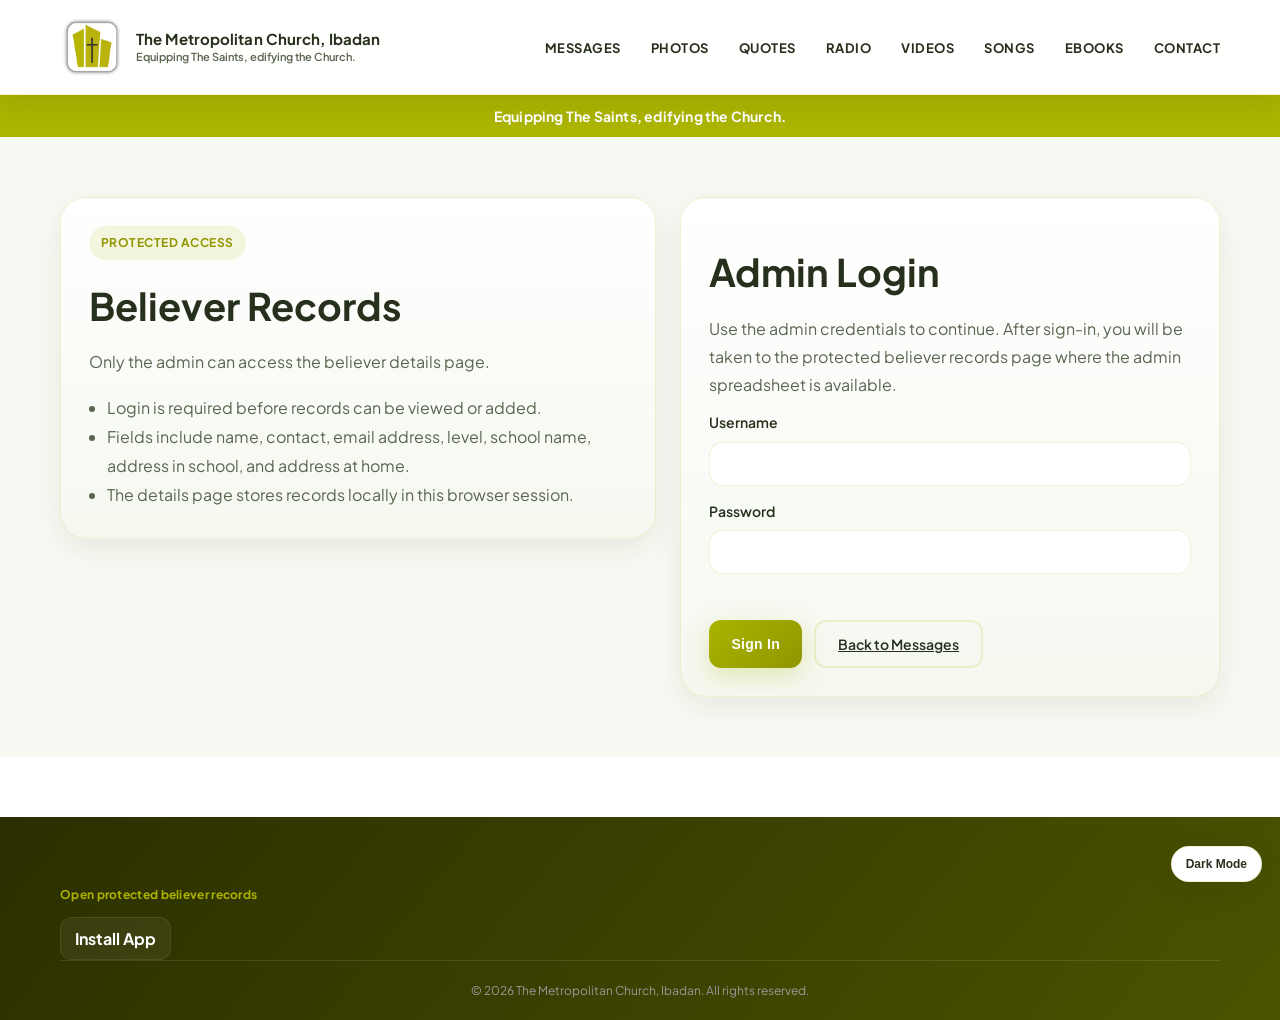
<file: believer-login.html>
<!DOCTYPE html>
<html lang="en">
<head>
    <meta charset="UTF-8">
    <meta name="viewport" content="width=device-width, initial-scale=1.0, maximum-scale=1.0, user-scalable=no">
    <title>Admin Login | The Metropolitan Church, Ibadan</title>
    <link rel="stylesheet" href="styles.css">
</head>
<body>
    <nav class="navbar">
        <div class="nav-container">
            <div class="nav-logo">
                <img src="LOGO TMC.png" alt="The Metropolitan Church logo" class="church-logo-image">
                <div class="brand-text">
                    <span class="church-name">The Metropolitan Church, Ibadan</span>
                    <span class="church-motto">Equipping The Saints, edifying the Church.</span>
                </div>
            </div>
            <ul class="nav-menu" id="navMenu">
                <li class="nav-item"><a href="index.html" class="nav-link">MESSAGES</a></li>
                <li class="nav-item"><a href="photos.html" class="nav-link">PHOTOS</a></li>
                <li class="nav-item"><a href="quotes.html" class="nav-link">QUOTES</a></li>
                <li class="nav-item"><a href="radio.html" class="nav-link">RADIO</a></li>
                <li class="nav-item"><a href="videos.html" class="nav-link">VIDEOS</a></li>
                <li class="nav-item"><a href="songs.html" class="nav-link">SONGS</a></li>
                <li class="nav-item"><a href="ebooks.html" class="nav-link">EBOOKS</a></li>
                <li class="nav-item"><a href="contact.html" class="nav-link">CONTACT</a></li>
            </ul>
            <div class="nav-toggle" id="navToggle">
                <span></span>
                <span></span>
                <span></span>
            </div>
        </div>
    </nav>

    <section class="motto-banner" aria-label="Church motto">
        <p>Equipping The Saints, edifying the Church.</p>
    </section>

    <section class="section bg-light">
        <div class="container auth-layout">
            <div class="auth-panel">
                <span class="auth-kicker">Protected Access</span>
                <h2>Believer Records</h2>
                <p>Only the admin can access the believer details page.</p>
                <ul>
                    <li>Login is required before records can be viewed or added.</li>
                    <li>Fields include name, contact, email address, level, school name, address in school, and address at home.</li>
                    <li>The details page stores records locally in this browser session.</li>
                </ul>
            </div>

            <div class="auth-panel">
                <h2>Admin Login</h2>
                <p>Use the admin credentials to continue. After sign-in, you will be taken to the protected believer records page where the admin spreadsheet is available.</p>
                <form id="adminLoginForm" class="auth-form" autocomplete="off">
                    <label for="adminUsername">
                        Username
                        <input type="text" id="adminUsername" required>
                    </label>
                    <label for="adminPassword">
                        Password
                        <input type="password" id="adminPassword" required>
                    </label>
                    <p id="loginError" class="login-error" aria-live="polite"></p>
                    <div class="auth-form-actions">
                        <button type="submit" class="btn btn-primary">Sign In</button>
                        <a href="index.html" class="btn btn-secondary">Back to Messages</a>
                    </div>
                </form>
            </div>
        </div>
    </section>

    <footer class="footer">
        <div class="container">
            <div class="footer-admin-link">
                <a href="believer-details.html">Open protected believer records</a>
            </div>
            <div class="footer-install">
                <a href="#" id="installAppLink" class="install-link">Install App</a>
            </div>
            <div class="footer-bottom">
                <p>&copy; 2026 The Metropolitan Church, Ibadan. All rights reserved.</p>
            </div>
        </div>
    </footer>

    <script src="script.js"></script>
</body>
</html>
</file>
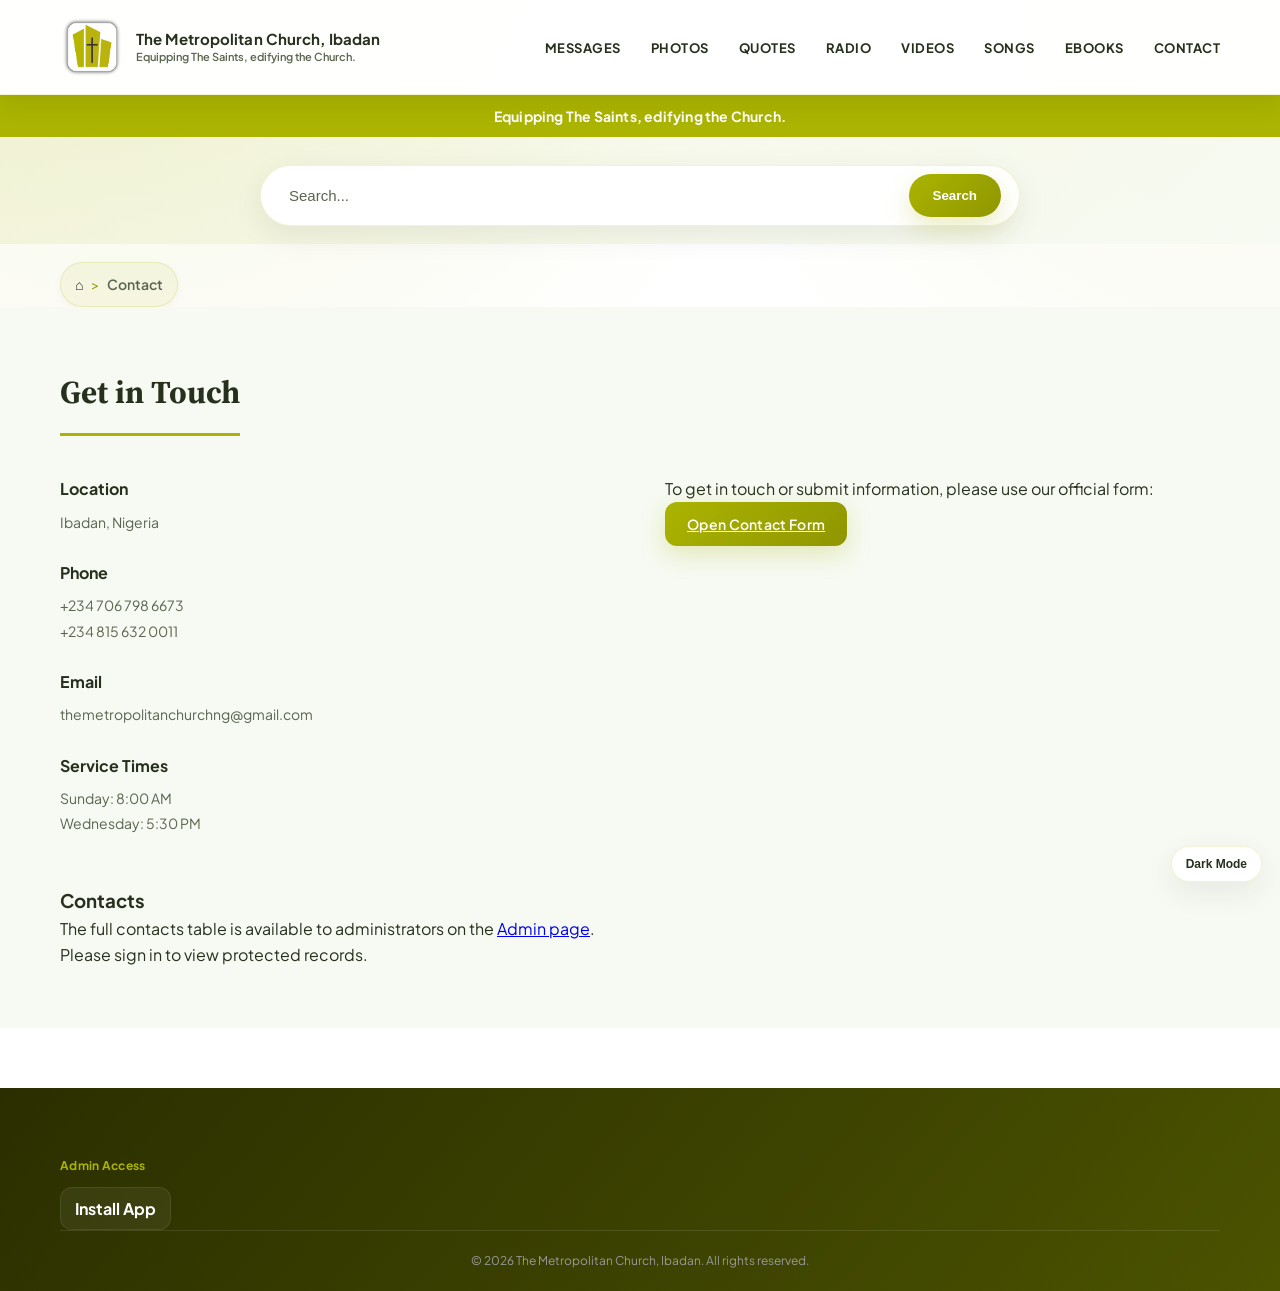
<file: contact.html>
<!DOCTYPE html>
<html lang="en">
<head>
    <meta charset="UTF-8">
    <meta name="viewport" content="width=device-width, initial-scale=1.0, maximum-scale=1.0, user-scalable=no">
    <title>Contact | The Metropolitan Church, Ibadan</title>
    <link rel="stylesheet" href="styles.css">
</head>
<body>
    <nav class="navbar">
        <div class="nav-container">
            <div class="nav-logo">
                <img src="LOGO TMC.png" alt="The Metropolitan Church logo" class="church-logo-image">
                <div class="brand-text">
                    <span class="church-name">The Metropolitan Church, Ibadan</span>
                    <span class="church-motto">Equipping The Saints, edifying the Church.</span>
                </div>
            </div>
            <ul class="nav-menu" id="navMenu">
                <li class="nav-item"><a href="index.html" class="nav-link">MESSAGES</a></li>
                <li class="nav-item"><a href="photos.html" class="nav-link">PHOTOS</a></li>
                <li class="nav-item"><a href="quotes.html" class="nav-link">QUOTES</a></li>
                <li class="nav-item"><a href="radio.html" class="nav-link">RADIO</a></li>
                <li class="nav-item"><a href="videos.html" class="nav-link">VIDEOS</a></li>
                <li class="nav-item"><a href="songs.html" class="nav-link">SONGS</a></li>
                <li class="nav-item"><a href="ebooks.html" class="nav-link">EBOOKS</a></li>
                <li class="nav-item"><a href="contact.html" class="nav-link">CONTACT</a></li>
            </ul>
            <div class="nav-toggle" id="navToggle">
                <span></span>
                <span></span>
                <span></span>
            </div>
        </div>
    </nav>

    <section class="motto-banner" aria-label="Church motto">
        <p>Equipping The Saints, edifying the Church.</p>
    </section>

    <section class="search-section">
        <div class="container">
            <div class="search-box">
                <input type="text" id="searchInput" class="search-input" placeholder="Search...">
                <button id="searchBtn" class="search-btn">Search</button>
            </div>
        </div>
    </section>
        <section class="breadcrumb-bar" aria-label="Breadcrumb">
        <div class="container">
            <nav class="breadcrumb">
                <a href="index.html" aria-label="Home">&#8962;</a>
                <span class="breadcrumb-separator">&gt;</span>
                <span class="breadcrumb-current">Contact</span>
            </nav>
        </div>
    </section>
    <section class="section bg-light">
        <div class="container">
            <h2 class="section-title">Get in Touch</h2>
            <div class="contact-content">
                <div class="contact-info">
                    <div class="contact-item">
                        <h4>Location</h4>
                        <p>Ibadan, Nigeria</p>
                    </div>
                    <div class="contact-item">
                        <h4>Phone</h4>
                        <p>+234 706 798 6673</p>
                        <p>+234 815 632 0011</p>
                        
                    </div>
                    <div class="contact-item">
                        <h4>Email</h4>
                        <p>themetropolitanchurchng@gmail.com</p>
                    </div>
                    <div class="contact-item">
                        <h4>Service Times</h4>
                        <p>Sunday: 8:00 AM<br>Wednesday: 5:30 PM</p>
                    </div>
                </div>
                <div class="contact-form-embed">
                    <p>To get in touch or submit information, please use our official form:</p>
                    <a href="https://docs.google.com/forms/d/e/1FAIpQLSfsrGhGsm-dL2Pc5Jsq3Aoe8IctkIPM8vqqIEdYODdoPrg-ng/viewform?usp=publish-editor" target="_blank" rel="noopener noreferrer" class="btn btn-primary">Open Contact Form</a>
                </div>
                
                <!-- Contacts table moved to admin page -->
                <div class="contact-list">
                    <h3>Contacts</h3>
                    <p>The full contacts table is available to administrators on the <a href="believer-login.html">Admin page</a>. Please sign in to view protected records.</p>
                </div>
            </div>
        </div>
    </section>

    <footer class="footer">
        <div class="container">
            <div class="footer-admin-link">
                <a href="believer-login.html">Admin Access</a>
            </div>
            <div class="footer-install">
                <a href="#" id="installAppLink" class="install-link">Install App</a>
            </div>
            <div class="footer-bottom">
                <p>&copy; 2026 The Metropolitan Church, Ibadan. All rights reserved.</p>
            </div>
        </div>
    </footer>

    <script src="script.js"></script>
</body>
</html>
</file>
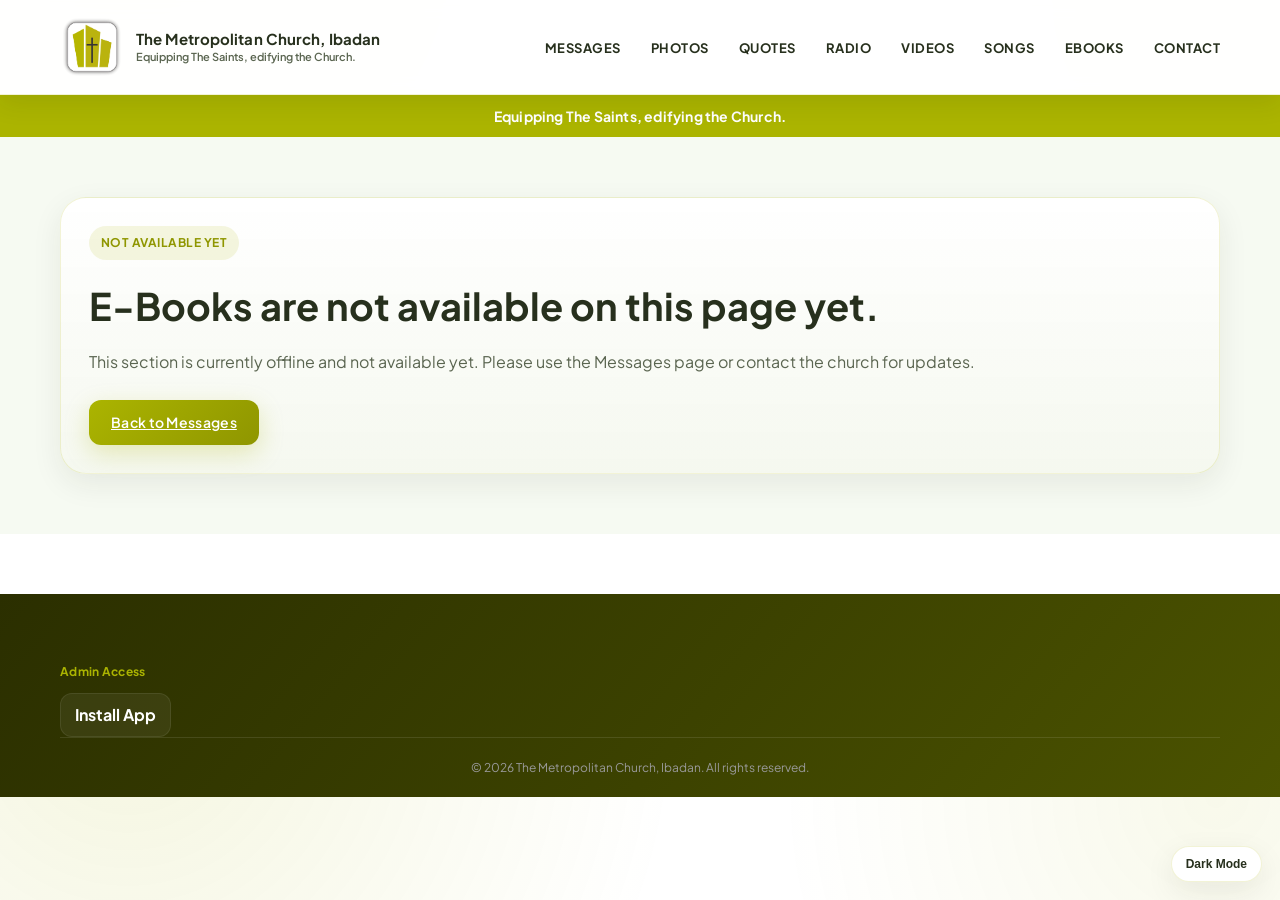
<file: ebooks.html>
<!DOCTYPE html>
<html lang="en">
<head>
    <meta charset="UTF-8">
    <meta name="viewport" content="width=device-width, initial-scale=1.0, maximum-scale=1.0, user-scalable=no">
    <title>Ebooks | The Metropolitan Church, Ibadan</title>
    <link rel="stylesheet" href="styles.css">
</head>
<body>
    <nav class="navbar">
        <div class="nav-container">
            <div class="nav-logo">
                <img src="LOGO TMC.png" alt="The Metropolitan Church logo" class="church-logo-image">
                <div class="brand-text">
                    <span class="church-name">The Metropolitan Church, Ibadan</span>
                    <span class="church-motto">Equipping The Saints, edifying the Church.</span>
                </div>
            </div>
            <ul class="nav-menu" id="navMenu">
                <li class="nav-item"><a href="index.html" class="nav-link">MESSAGES</a></li>
                <li class="nav-item"><a href="photos.html" class="nav-link">PHOTOS</a></li>
                <li class="nav-item"><a href="quotes.html" class="nav-link">QUOTES</a></li>
                <li class="nav-item"><a href="radio.html" class="nav-link">RADIO</a></li>
                <li class="nav-item"><a href="videos.html" class="nav-link">VIDEOS</a></li>
                <li class="nav-item"><a href="songs.html" class="nav-link">SONGS</a></li>
                <li class="nav-item"><a href="ebooks.html" class="nav-link">EBOOKS</a></li>
                <li class="nav-item"><a href="contact.html" class="nav-link">CONTACT</a></li>
            </ul>
            <div class="nav-toggle" id="navToggle">
                <span></span>
                <span></span>
                <span></span>
            </div>
        </div>
    </nav>

    <section class="motto-banner" aria-label="Church motto">
        <p>Equipping The Saints, edifying the Church.</p>
    </section>
    <section class="section bg-light">
        <div class="container">
            <div class="notice-card">
                <span class="notice-tag">Not available yet</span>
                <h2>E-Books are not available on this page yet.</h2>
                <p>This section is currently offline and not available yet. Please use the Messages page or contact the church for updates.</p>
                <div class="notice-actions">
                    <a href="index.html" class="btn btn-primary">Back to Messages</a>
                </div>
            </div>
        </div>
    </section>

    <footer class="footer">
        <div class="container">
            <div class="footer-admin-link">
                <a href="believer-login.html">Admin Access</a>
            </div>
            <div class="footer-install">
                <a href="#" id="installAppLink" class="install-link">Install App</a>
            </div>
            <div class="footer-bottom">
                <p>&copy; 2026 The Metropolitan Church, Ibadan. All rights reserved.</p>
            </div>
        </div>
    </footer>

    <script src="script.js"></script>
</body>
</html>
</file>
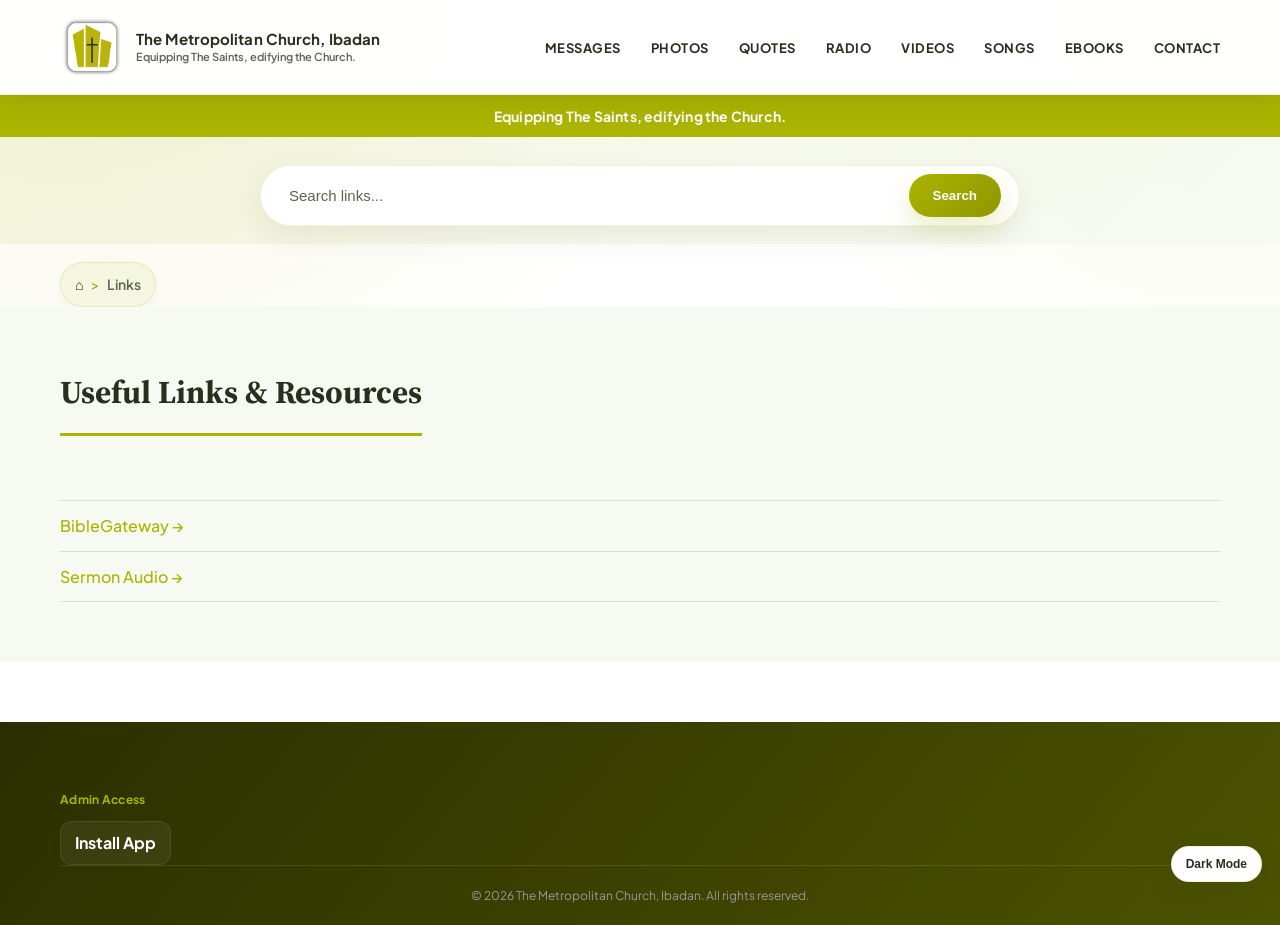
<file: links.html>
<!DOCTYPE html>
<html lang="en">
<head>
    <meta charset="UTF-8">
    <meta name="viewport" content="width=device-width, initial-scale=1.0, maximum-scale=1.0, user-scalable=no">
    <title>Links | The Metropolitan Church, Ibadan</title>
    <link rel="stylesheet" href="styles.css">
</head>
<body>
    <nav class="navbar">
        <div class="nav-container">
            <div class="nav-logo">
                <img src="LOGO TMC.png" alt="The Metropolitan Church logo" class="church-logo-image">
                <div class="brand-text">
                    <span class="church-name">The Metropolitan Church, Ibadan</span>
                    <span class="church-motto">Equipping The Saints, edifying the Church.</span>
                </div>
            </div>
            <ul class="nav-menu" id="navMenu">
                <li class="nav-item"><a href="index.html" class="nav-link">MESSAGES</a></li>
                <li class="nav-item"><a href="photos.html" class="nav-link">PHOTOS</a></li>
                <li class="nav-item"><a href="quotes.html" class="nav-link">QUOTES</a></li>
                <li class="nav-item"><a href="radio.html" class="nav-link">RADIO</a></li>
                <li class="nav-item"><a href="videos.html" class="nav-link">VIDEOS</a></li>
                <li class="nav-item"><a href="songs.html" class="nav-link">SONGS</a></li>
                <li class="nav-item"><a href="ebooks.html" class="nav-link">EBOOKS</a></li>
                <li class="nav-item"><a href="contact.html" class="nav-link">CONTACT</a></li>
            </ul>
            <div class="nav-toggle" id="navToggle">
                <span></span>
                <span></span>
                <span></span>
            </div>
        </div>
    </nav>

    <section class="motto-banner" aria-label="Church motto">
        <p>Equipping The Saints, edifying the Church.</p>
    </section>


    <section class="search-section">
        <div class="container">
            <div class="search-box">
                <input type="text" id="searchInput" class="search-input" placeholder="Search links...">
                <button id="searchBtn" class="search-btn">Search</button>
            </div>
        </div>
    </section>
        <section class="breadcrumb-bar" aria-label="Breadcrumb">
        <div class="container">
            <nav class="breadcrumb">
                <a href="index.html" aria-label="Home">&#8962;</a>
                <span class="breadcrumb-separator">&gt;</span>
                <span class="breadcrumb-current">Links</span>
            </nav>
        </div>
    </section>
    <section class="section bg-light">
        <div class="container">
            <h2 class="section-title">Useful Links & Resources</h2>
            <div id="linksContent">
                <ul style="list-style: none; padding: 0;">
                    <li style="padding: 12px 0; border-bottom: 1px solid #d8e1cf;">
                    </li>
                    <li style="padding: 12px 0; border-bottom: 1px solid #d8e1cf;">
                        <a href="https://www.biblegateway.com" target="_blank" style="color: #abb400; text-decoration: none; font-weight: 500;">BibleGateway →</a>
                    </li>
                    <li style="padding: 12px 0; border-bottom: 1px solid #d8e1cf;">
                        <a href="https://www.sermonaudio.com" target="_blank" style="color: #abb400; text-decoration: none; font-weight: 500;">Sermon Audio →</a>
                    </li>
                </ul>
            </div>
        </div>
    </section>

    <footer class="footer">
        <div class="container">
            <div class="footer-admin-link">
                <a href="believer-login.html">Admin Access</a>
            </div>
            <div class="footer-install">
                <a href="#" id="installAppLink" class="install-link">Install App</a>
            </div>
            <div class="footer-bottom">
                <p>&copy; 2026 The Metropolitan Church, Ibadan. All rights reserved.</p>
            </div>
        </div>
    </footer>

    <script src="script.js"></script>
</body>
</html>
</file>
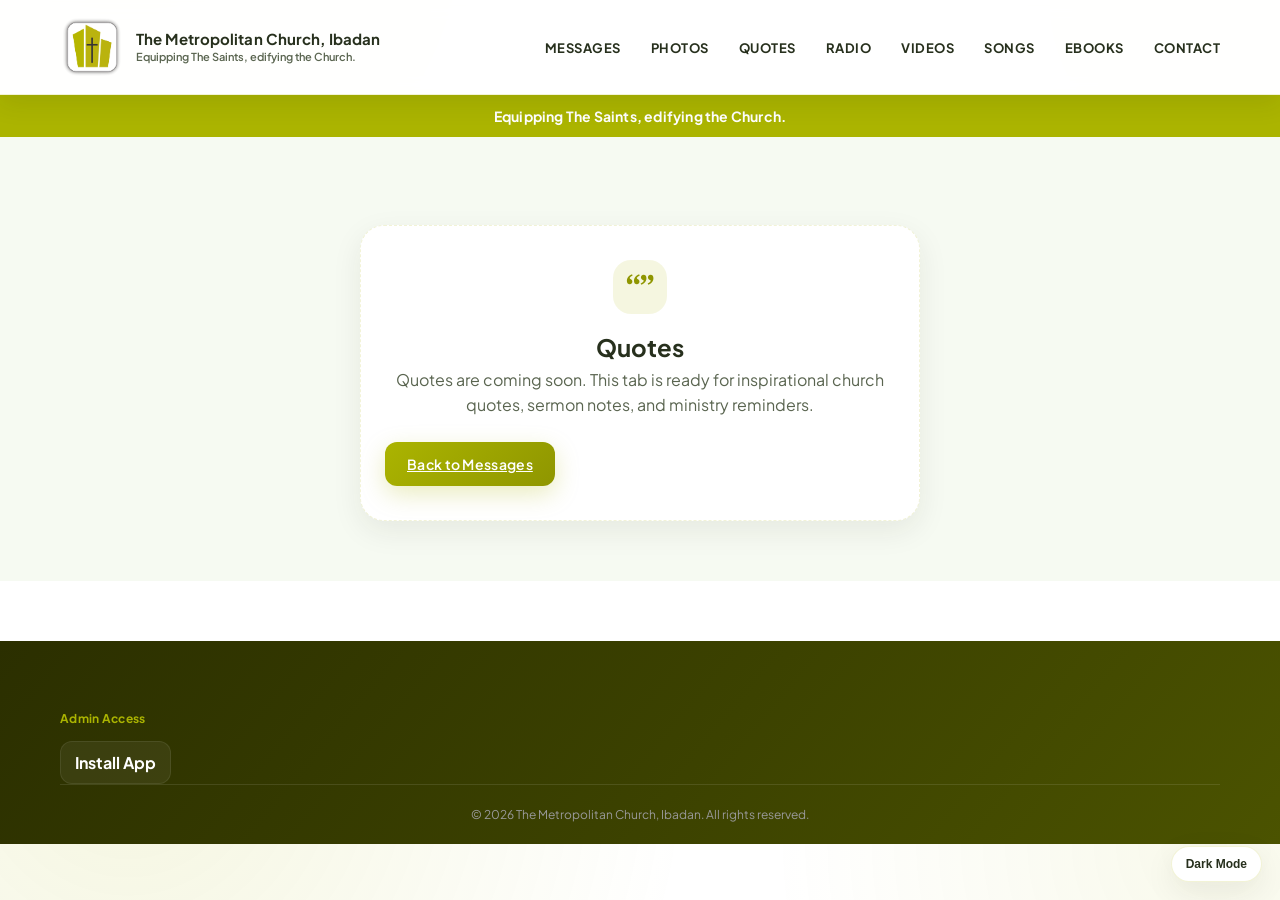
<file: quotes.html>
<!DOCTYPE html>
<html lang="en">
<head>
    <meta charset="UTF-8">
    <meta name="viewport" content="width=device-width, initial-scale=1.0, maximum-scale=1.0, user-scalable=no">
    <title>Quotes | The Metropolitan Church, Ibadan</title>
    <link rel="stylesheet" href="styles.css">
</head>
<body>
    <nav class="navbar">
        <div class="nav-container">
            <div class="nav-logo">
                <img src="LOGO TMC.png" alt="The Metropolitan Church logo" class="church-logo-image">
                <div class="brand-text">
                    <span class="church-name">The Metropolitan Church, Ibadan</span>
                    <span class="church-motto">Equipping The Saints, edifying the Church.</span>
                </div>
            </div>
            <ul class="nav-menu" id="navMenu">
                <li class="nav-item"><a href="index.html" class="nav-link">MESSAGES</a></li>
                <li class="nav-item"><a href="photos.html" class="nav-link">PHOTOS</a></li>
                <li class="nav-item"><a href="quotes.html" class="nav-link">QUOTES</a></li>
                <li class="nav-item"><a href="radio.html" class="nav-link">RADIO</a></li>
                <li class="nav-item"><a href="videos.html" class="nav-link">VIDEOS</a></li>
                <li class="nav-item"><a href="songs.html" class="nav-link">SONGS</a></li>
                <li class="nav-item"><a href="ebooks.html" class="nav-link">EBOOKS</a></li>
                <li class="nav-item"><a href="contact.html" class="nav-link">CONTACT</a></li>
            </ul>
            <div class="nav-toggle" id="navToggle">
                <span></span>
                <span></span>
                <span></span>
            </div>
        </div>
    </nav>

    <section class="motto-banner" aria-label="Church motto">
        <p>Equipping The Saints, edifying the Church.</p>
    </section>

    <section class="section bg-light">
        <div class="container">
            <div class="empty-state quotes-empty-state">
                <div class="empty-state-icon" aria-hidden="true">“”</div>
                <h2>Quotes</h2>
                <p>Quotes are coming soon. This tab is ready for inspirational church quotes, sermon notes, and ministry reminders.</p>
                <div class="notice-actions">
                    <a href="index.html" class="btn btn-primary">Back to Messages</a>
                </div>
            </div>
        </div>
    </section>

    <footer class="footer">
        <div class="container">
            <div class="footer-admin-link">
                <a href="believer-login.html">Admin Access</a>
            </div>
            <div class="footer-install">
                <a href="#" id="installAppLink" class="install-link">Install App</a>
            </div>
            <div class="footer-bottom">
                <p>&copy; 2026 The Metropolitan Church, Ibadan. All rights reserved.</p>
            </div>
        </div>
    </footer>

    <script src="script.js"></script>
</body>
</html>
</file>
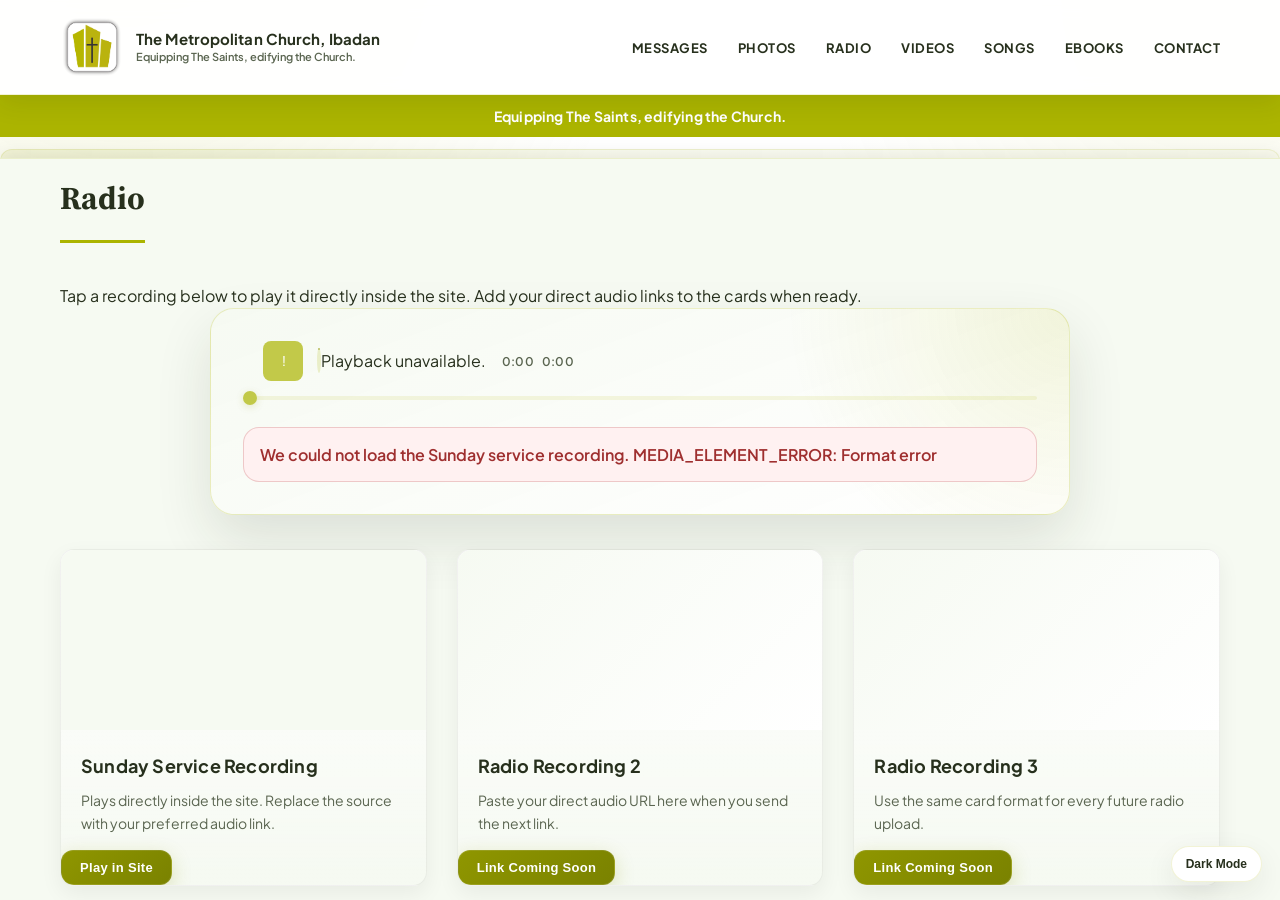
<file: radio.html>
<!DOCTYPE html>
<html lang="en">
<head>
    <meta charset="UTF-8">
    <meta name="viewport" content="width=device-width, initial-scale=1.0, maximum-scale=1.0, user-scalable=no">
    <title>Radio | The Metropolitan Church, Ibadan</title>
    <link rel="stylesheet" href="styles.css">
</head>
<body>
    <nav class="navbar">
        <div class="nav-container">
            <div class="nav-logo">
                <img src="LOGO TMC.png" alt="The Metropolitan Church logo" class="church-logo-image">
                <div class="brand-text">
                    <span class="church-name">The Metropolitan Church, Ibadan</span>
                    <span class="church-motto">Equipping The Saints, edifying the Church.</span>
                </div>
            </div>
            <ul class="nav-menu" id="navMenu">
                <li class="nav-item"><a href="index.html" class="nav-link">MESSAGES</a></li>
                <li class="nav-item"><a href="photos.html" class="nav-link">PHOTOS</a></li>
                <li class="nav-item"><a href="radio.html" class="nav-link">RADIO</a></li>
                <li class="nav-item"><a href="videos.html" class="nav-link">VIDEOS</a></li>
                <li class="nav-item"><a href="songs.html" class="nav-link">SONGS</a></li>
                <li class="nav-item"><a href="ebooks.html" class="nav-link">EBOOKS</a></li>
                <li class="nav-item"><a href="contact.html" class="nav-link">CONTACT</a></li>
            </ul>
            <div class="nav-toggle" id="navToggle">
                <span></span>
                <span></span>
                <span></span>
            </div>
        </div>
    </nav>

    <section class="motto-banner" aria-label="Church motto">
        <p>Equipping The Saints, edifying the Church.</p>
    </section>

    <section class="top-alert" role="status" aria-live="polite">
        <div class="container">
            <p><strong>Listening on-site saves battery and data:</strong> Playing messages directly in the app uses streamed caching and avoids launching external players.</p>
        </div>
    </section>

    <section class="search-section">
        <div class="container">
            <div class="search-box">
                <input type="text" id="searchInput" class="search-input" placeholder="Search radio recordings...">
                <button id="searchBtn" class="search-btn">Search</button>
            </div>
        </div>
    </section>

    <section class="breadcrumb-bar" aria-label="Breadcrumb">
        <div class="container">
            <nav class="breadcrumb">
                <a href="index.html" aria-label="Home">&#8962;</a>
                <span class="breadcrumb-separator">&gt;</span>
                <span class="breadcrumb-current">Radio</span>
            </nav>
        </div>
    </section>

    <section class="section bg-light audio-player-section">
        <div class="container">
            <h2 class="section-title">Radio</h2>
            <p class="section-note">Tap a recording below to play it directly inside the site. Add your direct audio links to the cards when ready.</p>

            <div class="radio-player audio-player" data-audio-player>
                <div class="audio-player-glow" aria-hidden="true"></div>
                <div class="audio-player-header">
                    <div>
                        <span class="audio-player-kicker">Now Playing</span>
                        <h2 data-track-title>Sunday Service Recording</h2>
                        <p data-track-description>Direct on-site playback with buffering, smooth seeking, and a clean fallback state.</p>
                    </div>
                    <div class="audio-player-live" aria-label="Ready for playback">
                        <span class="live-dot" aria-hidden="true"></span>
                        Radio Ready
                    </div>
                </div>

                <div class="audio-player-body">
                    <button
                        type="button"
                        class="audio-play-toggle"
                        data-audio-toggle
                        aria-label="Play Sunday service recording"
                        aria-pressed="false"
                    >
                        <span class="audio-play-icon" data-play-icon aria-hidden="true">▶</span>
                    </button>

                    <div class="audio-player-meta">
                        <div class="audio-player-status" data-audio-status>
                            <span class="audio-spinner" aria-hidden="true"></span>
                            <span data-status-text>Loading audio...</span>
                        </div>

                        <div class="audio-time-row" aria-label="Playback timing">
                            <span data-current-time>0:00</span>
                            <span data-duration>0:00</span>
                        </div>
                    </div>
                </div>

                <div class="audio-seek-wrap">
                    <input
                        type="range"
                        class="audio-seek"
                        data-audio-seek
                        min="0"
                        max="1000"
                        value="0"
                        step="1"
                        aria-label="Seek through the recording"
                        disabled
                    >
                </div>

                <div class="audio-actions">
                    <button type="button" class="audio-secondary" data-audio-retry>Retry</button>
                    <span class="audio-note">Playback uses your direct audio URL, not a drive link.</span>
                </div>

                <audio
                    class="audio-element"
                    data-audio-element
                    preload="auto"
                    src="https://archive.org/download/recording_20260517/Recording.m4a"
                ></audio>

                <div class="audio-error" data-audio-error hidden></div>
            </div>

            <div class="media-grid" id="mediaGrid" style="margin-top: 34px;">
                <div class="media-card">
                    <div class="media-image" style="background:#f6faf2 url('https://res.cloudinary.com/db1aj40dk/image/upload/v1778979095/Sunday_Service_tesjcl.jpg') center center / cover no-repeat;"></div>
                    <h3>Sunday Service Recording</h3>
                    <p>Plays directly inside the site. Replace the source with your preferred audio link.</p>
                    <div class="card-actions">
                        <button
                            type="button"
                            class="btn btn-primary listen-btn"
                            data-audio-src="https://archive.org/download/recording_20260517/Recording.m4a"
                            data-audio-title="Sunday Service Recording"
                            data-audio-description="Sunday service recording"
                            aria-label="Play Sunday Service Recording"
                        >
                            Play in Site
                        </button>
                    </div>
                </div>

                <div class="media-card">
                    <div class="media-image" style="background: linear-gradient(135deg, #f6faf2 0%, #ffffff 100%);"></div>
                    <h3>Radio Recording 2</h3>
                    <p>Paste your direct audio URL here when you send the next link.</p>
                    <div class="card-actions">
                        <button type="button" class="btn btn-primary listen-btn" data-audio-src="" disabled aria-label="Add a direct audio link for recording 2">Link Coming Soon</button>
                    </div>
                </div>

                <div class="media-card">
                    <div class="media-image" style="background: linear-gradient(135deg, #f6faf2 0%, #ffffff 100%);"></div>
                    <h3>Radio Recording 3</h3>
                    <p>Use the same card format for every future radio upload.</p>
                    <div class="card-actions">
                        <button type="button" class="btn btn-primary listen-btn" data-audio-src="" disabled aria-label="Add a direct audio link for recording 3">Link Coming Soon</button>
                    </div>
                </div>
            </div>
        </div>
    </section>

    <footer class="footer">
        <div class="container">
            <div class="footer-admin-link">
                <a href="believer-login.html">Admin Access</a>
            </div>
            <div class="footer-install">
                <a href="#" id="installAppLink" class="install-link">Install App</a>
            </div>
            <div class="footer-bottom">
                <p>&copy; 2026 The Metropolitan Church, Ibadan. All rights reserved.</p>
            </div>
        </div>
    </footer>

    <script src="script.js"></script>
</body>
</html>
</file>
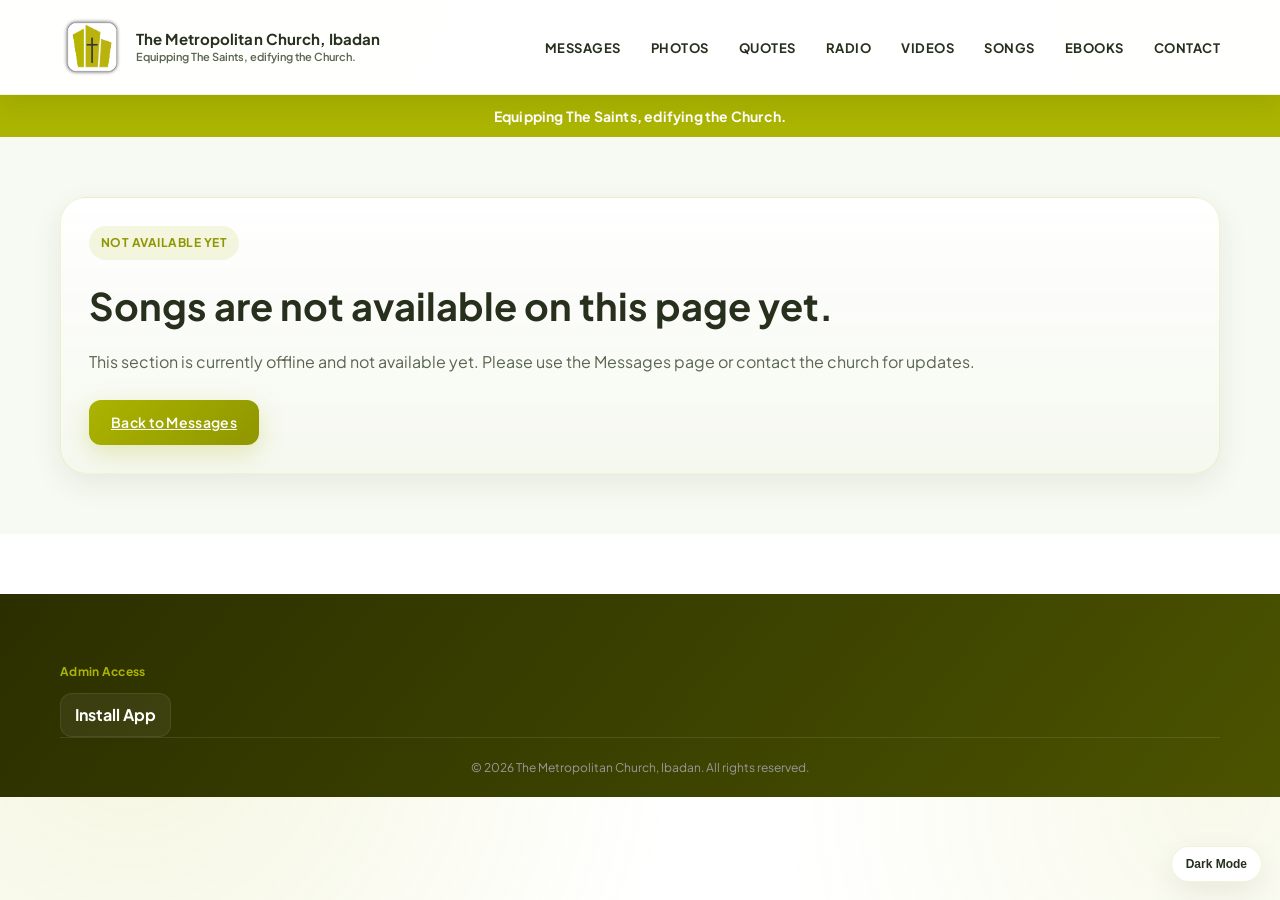
<file: songs.html>
<!DOCTYPE html>
<html lang="en">
<head>
    <meta charset="UTF-8">
    <meta name="viewport" content="width=device-width, initial-scale=1.0, maximum-scale=1.0, user-scalable=no">
    <title>Songs | The Metropolitan Church, Ibadan</title>
    <link rel="stylesheet" href="styles.css">
</head>
<body>
    <nav class="navbar">
        <div class="nav-container">
            <div class="nav-logo">
                <img src="LOGO TMC.png" alt="The Metropolitan Church logo" class="church-logo-image">
                <div class="brand-text">
                    <span class="church-name">The Metropolitan Church, Ibadan</span>
                    <span class="church-motto">Equipping The Saints, edifying the Church.</span>
                </div>
            </div>
            <ul class="nav-menu" id="navMenu">
                <li class="nav-item"><a href="index.html" class="nav-link">MESSAGES</a></li>
                <li class="nav-item"><a href="photos.html" class="nav-link">PHOTOS</a></li>
                <li class="nav-item"><a href="quotes.html" class="nav-link">QUOTES</a></li>
                <li class="nav-item"><a href="radio.html" class="nav-link">RADIO</a></li>
                <li class="nav-item"><a href="videos.html" class="nav-link">VIDEOS</a></li>
                <li class="nav-item"><a href="songs.html" class="nav-link">SONGS</a></li>
                <li class="nav-item"><a href="ebooks.html" class="nav-link">EBOOKS</a></li>
                <li class="nav-item"><a href="contact.html" class="nav-link">CONTACT</a></li>
            </ul>
            <div class="nav-toggle" id="navToggle">
                <span></span>
                <span></span>
                <span></span>
            </div>
        </div>
    </nav>

    <section class="motto-banner" aria-label="Church motto">
        <p>Equipping The Saints, edifying the Church.</p>
    </section>
    <section class="section bg-light">
        <div class="container">
            <div class="notice-card">
                <span class="notice-tag">Not available yet</span>
                <h2>Songs are not available on this page yet.</h2>
                <p>This section is currently offline and not available yet. Please use the Messages page or contact the church for updates.</p>
                <div class="notice-actions">
                    <a href="index.html" class="btn btn-primary">Back to Messages</a>
                </div>
            </div>
        </div>
    </section>

    <footer class="footer">
        <div class="container">
            <div class="footer-admin-link">
                <a href="believer-login.html">Admin Access</a>
            </div>
            <div class="footer-install">
                <a href="#" id="installAppLink" class="install-link">Install App</a>
            </div>
            <div class="footer-bottom">
                <p>&copy; 2026 The Metropolitan Church, Ibadan. All rights reserved.</p>
            </div>
        </div>
    </footer>

    <script src="script.js"></script>
</body>
</html>
</file>
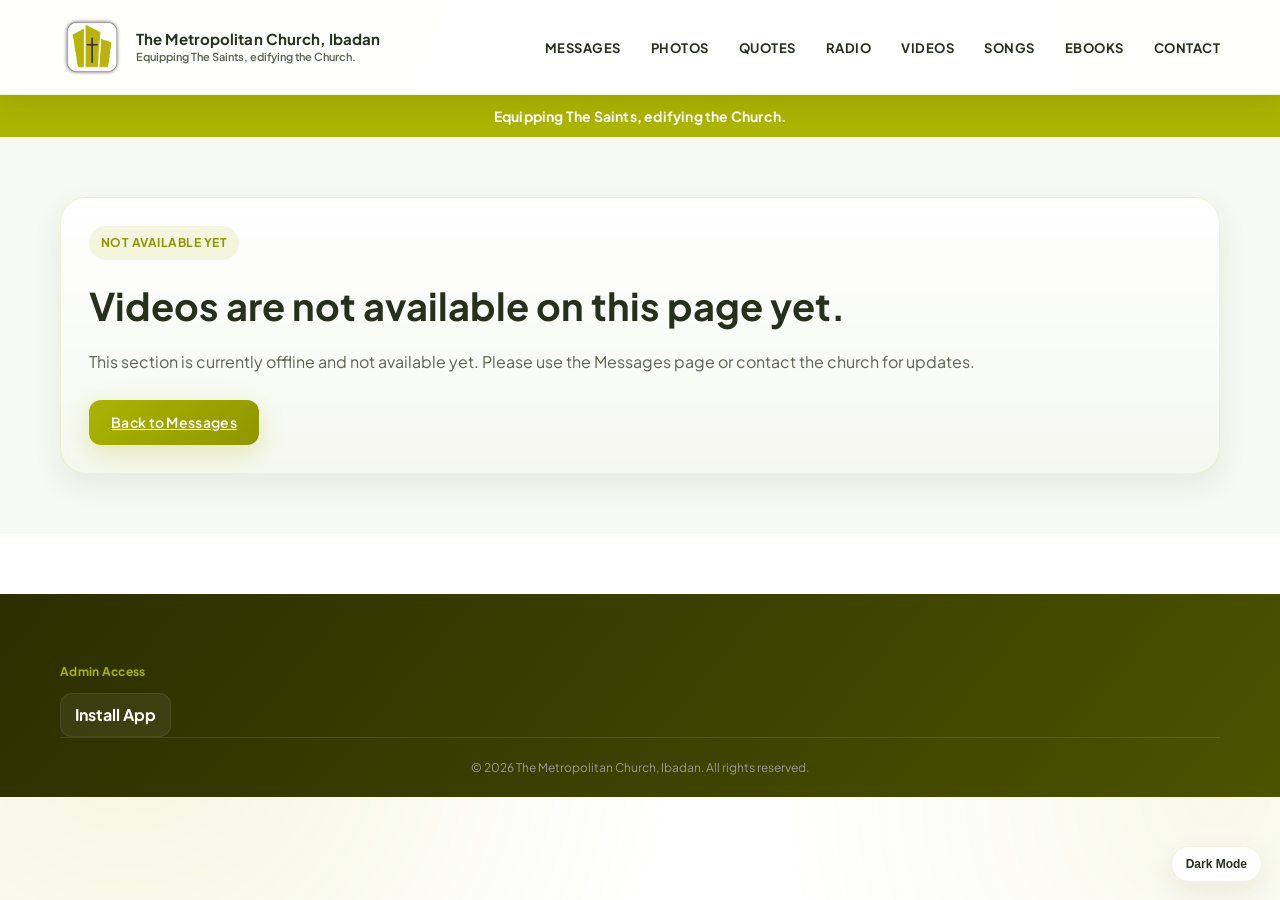
<file: videos.html>
<!DOCTYPE html>
<html lang="en">
<head>
    <meta charset="UTF-8">
    <meta name="viewport" content="width=device-width, initial-scale=1.0, maximum-scale=1.0, user-scalable=no">
    <title>Videos | The Metropolitan Church, Ibadan</title>
    <link rel="stylesheet" href="styles.css">
</head>
<body>
    <nav class="navbar">
        <div class="nav-container">
            <div class="nav-logo">
                <img src="LOGO TMC.png" alt="The Metropolitan Church logo" class="church-logo-image">
                <div class="brand-text">
                    <span class="church-name">The Metropolitan Church, Ibadan</span>
                    <span class="church-motto">Equipping The Saints, edifying the Church.</span>
                </div>
            </div>
            <ul class="nav-menu" id="navMenu">
                <li class="nav-item"><a href="index.html" class="nav-link">MESSAGES</a></li>
                <li class="nav-item"><a href="photos.html" class="nav-link">PHOTOS</a></li>
                <li class="nav-item"><a href="quotes.html" class="nav-link">QUOTES</a></li>
                <li class="nav-item"><a href="radio.html" class="nav-link">RADIO</a></li>
                <li class="nav-item"><a href="videos.html" class="nav-link">VIDEOS</a></li>
                <li class="nav-item"><a href="songs.html" class="nav-link">SONGS</a></li>
                <li class="nav-item"><a href="ebooks.html" class="nav-link">EBOOKS</a></li>
                <li class="nav-item"><a href="contact.html" class="nav-link">CONTACT</a></li>
            </ul>
            <div class="nav-toggle" id="navToggle">
                <span></span>
                <span></span>
                <span></span>
            </div>
        </div>
    </nav>

    <section class="motto-banner" aria-label="Church motto">
        <p>Equipping The Saints, edifying the Church.</p>
    </section>
    <section class="section bg-light">
        <div class="container">
            <div class="notice-card">
                <span class="notice-tag">Not available yet</span>
                <h2>Videos are not available on this page yet.</h2>
                <p>This section is currently offline and not available yet. Please use the Messages page or contact the church for updates.</p>
                <div class="notice-actions">
                    <a href="index.html" class="btn btn-primary">Back to Messages</a>
                </div>
            </div>
        </div>
    </section>

    <footer class="footer">
        <div class="container">
            <div class="footer-admin-link">
                <a href="believer-login.html">Admin Access</a>
            </div>
            <div class="footer-install">
                <a href="#" id="installAppLink" class="install-link">Install App</a>
            </div>
            <div class="footer-bottom">
                <p>&copy; 2026 The Metropolitan Church, Ibadan. All rights reserved.</p>
            </div>
        </div>
    </footer>

    <script src="script.js"></script>
</body>
</html>
</file>
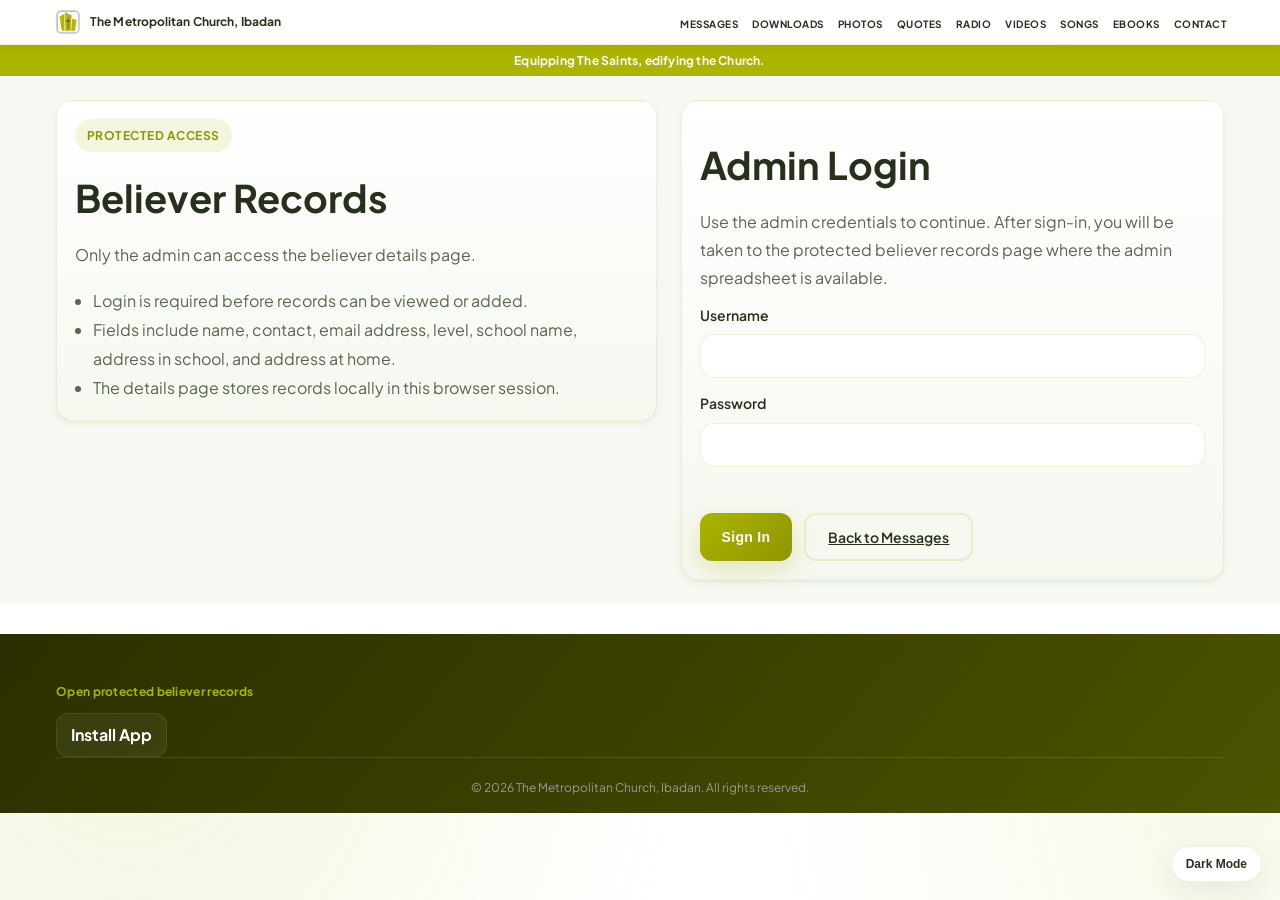
<file: TMC Church/believer-details.html>
<!DOCTYPE html>
<html lang="en">
<head>
    <meta charset="UTF-8">
    <meta name="viewport" content="width=device-width, initial-scale=1.0, maximum-scale=1.0, user-scalable=no">
    <title>Believer Details | The Metropolitan Church, Ibadan</title>
    <link rel="stylesheet" href="styles.css">
</head>
<body>
    <!-- Navigation Bar -->
    <nav class="navbar">
        <div class="nav-container">
            <div class="nav-logo">
                <img src="LOGO TMC.png" alt="The Metropolitan Church logo" class="church-logo-image">
                <div class="brand-text">
                    <span class="church-name">The Metropolitan Church, Ibadan</span>
                </div>
            </div>
            <ul class="nav-menu" id="navMenu">
                <li class="nav-item"><a href="index.html" class="nav-link">MESSAGES</a></li>
                <li class="nav-item"><a href="downloads.html" class="nav-link">DOWNLOADS</a></li>
                <li class="nav-item"><a href="photos.html" class="nav-link">PHOTOS</a></li>
                <li class="nav-item"><a href="quotes.html" class="nav-link">QUOTES</a></li>
                <li class="nav-item"><a href="radio.html" class="nav-link">RADIO</a></li>
                <li class="nav-item"><a href="videos.html" class="nav-link">VIDEOS</a></li>
                <li class="nav-item"><a href="songs.html" class="nav-link">SONGS</a></li>
                <li class="nav-item"><a href="ebooks.html" class="nav-link">EBOOKS</a></li>
                <li class="nav-item"><a href="contact.html" class="nav-link">CONTACT</a></li>
            </ul>
            <div class="nav-toggle" id="navToggle">
                <span></span>
                <span></span>
                <span></span>
            </div>
        </div>
    </nav>

    <section class="motto-banner" aria-label="Church motto">
        <p>Equipping The Saints, edifying the Church.</p>
    </section>

    <section class="section bg-light">
        <div class="container" id="believerDetailsPage">
            <div class="auth-panel" style="max-width: 760px; margin: 0 auto;">
                <span class="auth-kicker">Protected Records</span>
                <h2>Admin Spreadsheet</h2>
                <p>This page is limited to admin access. Use the spreadsheet link below to view the records.</p>
                <div class="details-toolbar-actions" style="margin-top: 14px; flex-wrap: wrap; gap: 8px;">
                    <a href="https://docs.google.com/spreadsheets/d/1bCGuGFbTkvkgX9Ftc40aV59Pl0Q-dfIAztJ81ndfBuY/edit?usp=sharing" target="_blank" rel="noopener noreferrer" class="btn btn-primary">Open Admin Spreadsheet</a>
                    <button type="button" id="logoutBtn" class="btn btn-secondary">Logout</button>
                </div>
                
                <div class="contact-list polished-contact-list" style="margin-top:14px;">
                    <div class="contact-list-head">
                        <div>
                            <span class="auth-kicker">Protected records</span>
                            <h3>Believer directory</h3>
                        </div>
                        <p>Search by name, hall, department, or phone number to find the right contact quickly.</p>
                    </div>
                    <div class="contact-toolbar">
                        <div id="contactsSummary" class="contacts-summary">Showing all contacts</div>
                        <div class="contact-search">
                            <input id="contactsSearchInput" type="search" placeholder="Search contacts (name, hall, department, phone)">
                            <button id="contactsSearchBtn" class="btn btn-primary" type="button">Search</button>
                            <button id="contactsClearBtn" class="btn btn-secondary" type="button">Clear</button>
                        </div>
                        <label class="sort-select-wrap" for="contactsSortSelect">
                            <span>Sort by</span>
                            <select id="contactsSortSelect" class="sort-select">
                                <option value="name">Name</option>
                                <option value="hall">Hall</option>
                                <option value="department">Department</option>
                                <option value="phone">Phone</option>
                            </select>
                        </label>
                    </div>
                    <div class="table-shell">
                        <table class="contact-table" style="width:100%; border-collapse:collapse; font-size: 13px;">
                            <thead>
                                <tr style="background: var(--page-bg-alt); text-align:left;">
                                    <th style="padding:6px 8px; border:1px solid var(--surface-border); width:6%;">S/N</th>
                                    <th style="padding:6px 8px; border:1px solid var(--surface-border); width:12%;">DATE</th>
                                    <th style="padding:6px 8px; border:1px solid var(--surface-border);">NAME</th>
                                    <th style="padding:6px 8px; border:1px solid var(--surface-border);">HALL</th>
                                    <th style="padding:6px 8px; border:1px solid var(--surface-border);">DEPARTMENT</th>
                                    <th style="padding:6px 8px; border:1px solid var(--surface-border);">PHONE NUMBER</th>
                                    <th style="padding:6px 8px; border:1px solid var(--surface-border); width:14%;">ACTION</th>
                                </tr>
                            </thead>
                            <tbody id="believerTableBody"></tbody>
                        </table>
                    </div>
                </div>
            </div>
        </div>
    </section>

    <footer class="footer">
        <div class="container">
            <div class="footer-admin-link">
                <a href="believer-login.html">Admin Access</a>
            </div>
            <div class="footer-install">
                <a href="#" id="installAppLink" class="install-link">Install App</a>
            </div>
            <div class="footer-bottom">
                <p>&copy; 2026 The Metropolitan Church, Ibadan. All rights reserved.</p>
            </div>
        </div>
    </footer>

    <script src="script.js"></script>
</body>
</html>
</file>
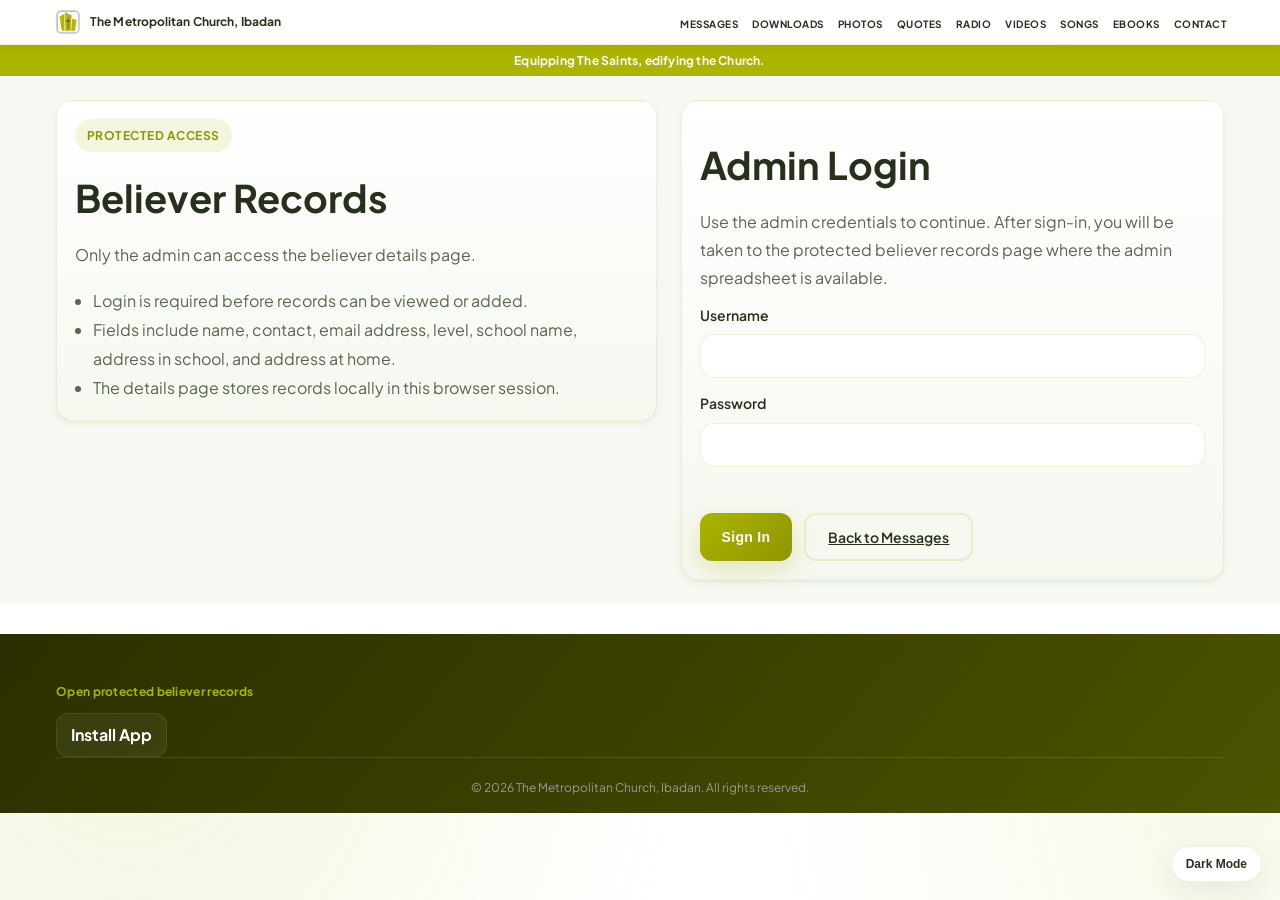
<file: TMC Church/believer-login.html>
<!DOCTYPE html>
<html lang="en">
<head>
    <meta charset="UTF-8">
    <meta name="viewport" content="width=device-width, initial-scale=1.0, maximum-scale=1.0, user-scalable=no">
    <title>Admin Login | The Metropolitan Church, Ibadan</title>
    <link rel="stylesheet" href="styles.css">
</head>
<body>
    <!-- Navigation Bar -->
    <nav class="navbar">
        <div class="nav-container">
            <div class="nav-logo">
                <img src="LOGO TMC.png" alt="The Metropolitan Church logo" class="church-logo-image">
                <div class="brand-text">
                    <span class="church-name">The Metropolitan Church, Ibadan</span>
                </div>
            </div>
            <ul class="nav-menu" id="navMenu">
                <li class="nav-item"><a href="index.html" class="nav-link">MESSAGES</a></li>
                <li class="nav-item"><a href="downloads.html" class="nav-link">DOWNLOADS</a></li>
                <li class="nav-item"><a href="photos.html" class="nav-link">PHOTOS</a></li>
                <li class="nav-item"><a href="quotes.html" class="nav-link">QUOTES</a></li>
                <li class="nav-item"><a href="radio.html" class="nav-link">RADIO</a></li>
                <li class="nav-item"><a href="videos.html" class="nav-link">VIDEOS</a></li>
                <li class="nav-item"><a href="songs.html" class="nav-link">SONGS</a></li>
                <li class="nav-item"><a href="ebooks.html" class="nav-link">EBOOKS</a></li>
                <li class="nav-item"><a href="contact.html" class="nav-link">CONTACT</a></li>
            </ul>
            <div class="nav-toggle" id="navToggle">
                <span></span>
                <span></span>
                <span></span>
            </div>
        </div>
    </nav>

    <section class="motto-banner" aria-label="Church motto">
        <p>Equipping The Saints, edifying the Church.</p>
    </section>

    <section class="section bg-light">
        <div class="container auth-layout">
            <div class="auth-panel">
                <span class="auth-kicker">Protected Access</span>
                <h2>Believer Records</h2>
                <p>Only the admin can access the believer details page.</p>
                <ul>
                    <li>Login is required before records can be viewed or added.</li>
                    <li>Fields include name, contact, email address, level, school name, address in school, and address at home.</li>
                    <li>The details page stores records locally in this browser session.</li>
                </ul>
            </div>

            <div class="auth-panel">
                <h2>Admin Login</h2>
                <p>Use the admin credentials to continue. After sign-in, you will be taken to the protected believer records page where the admin spreadsheet is available.</p>
                <form id="adminLoginForm" class="auth-form" autocomplete="off">
                    <label for="adminUsername">
                        Username
                        <input type="text" id="adminUsername" required>
                    </label>
                    <label for="adminPassword">
                        Password
                        <input type="password" id="adminPassword" required>
                    </label>
                    <p id="loginError" class="login-error" aria-live="polite"></p>
                    <div class="auth-form-actions">
                        <button type="submit" class="btn btn-primary">Sign In</button>
                        <a href="index.html" class="btn btn-secondary">Back to Messages</a>
                    </div>
                </form>
            </div>
        </div>
    </section>

    <footer class="footer">
        <div class="container">
            <div class="footer-admin-link">
                <a href="believer-details.html">Open protected believer records</a>
            </div>
            <div class="footer-install">
                <a href="#" id="installAppLink" class="install-link">Install App</a>
            </div>
            <div class="footer-bottom">
                <p>&copy; 2026 The Metropolitan Church, Ibadan. All rights reserved.</p>
            </div>
        </div>
    </footer>

    <script src="script.js"></script>
</body>
</html>
</file>
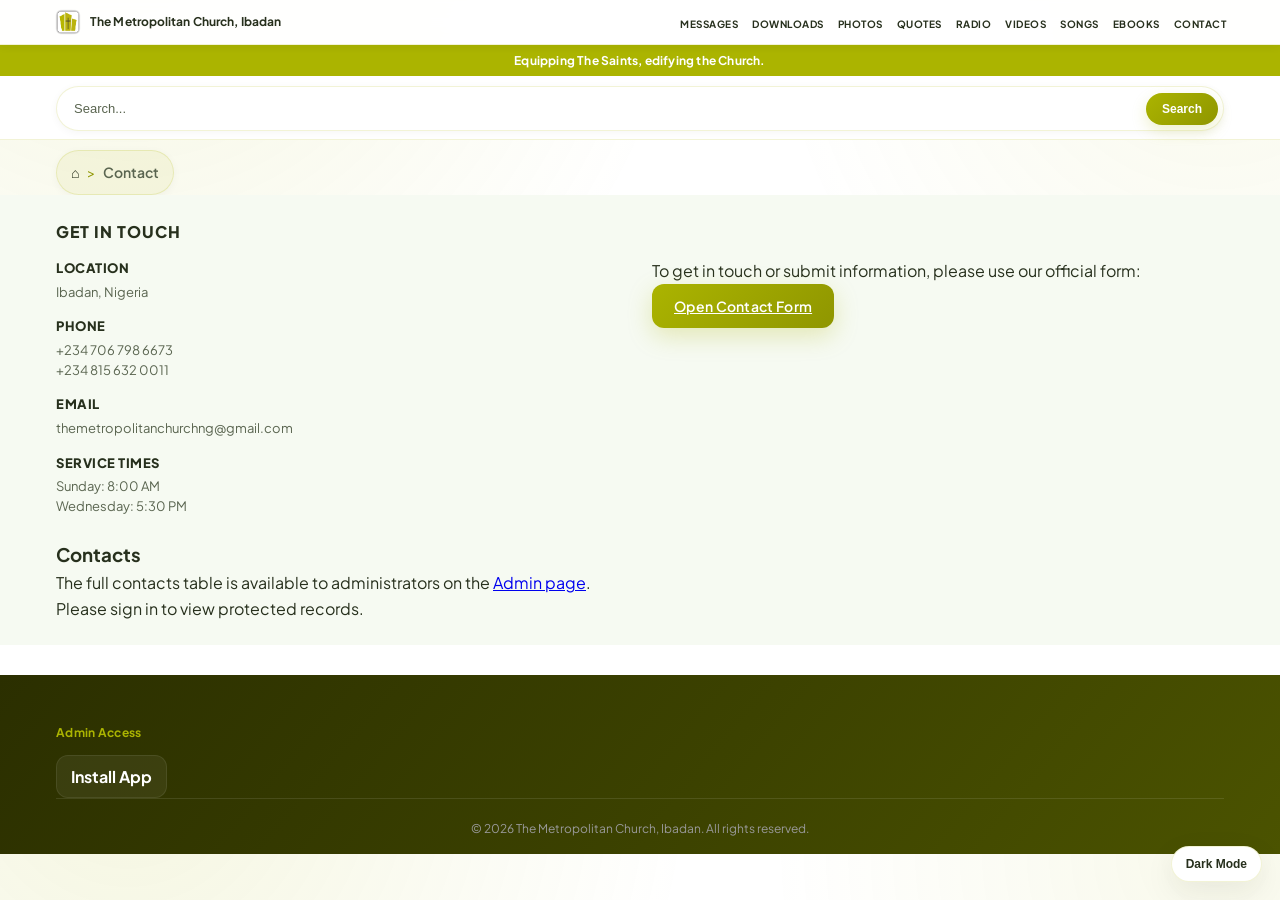
<file: TMC Church/contact.html>
<!DOCTYPE html>
<html lang="en">
<head>
    <meta charset="UTF-8">
    <meta name="viewport" content="width=device-width, initial-scale=1.0, maximum-scale=1.0, user-scalable=no">
    <title>Contact | The Metropolitan Church, Ibadan</title>
    <link rel="stylesheet" href="styles.css">
</head>
<body>
    <!-- Navigation Bar -->
    <nav class="navbar">
        <div class="nav-container">
            <div class="nav-logo">
                <img src="LOGO TMC.png" alt="The Metropolitan Church logo" class="church-logo-image">
                <div class="brand-text">
                    <span class="church-name">The Metropolitan Church, Ibadan</span>
                </div>
            </div>
            <ul class="nav-menu" id="navMenu">
                <li class="nav-item"><a href="index.html" class="nav-link">MESSAGES</a></li>
                <li class="nav-item"><a href="downloads.html" class="nav-link">DOWNLOADS</a></li>
                <li class="nav-item"><a href="photos.html" class="nav-link">PHOTOS</a></li>
                <li class="nav-item"><a href="quotes.html" class="nav-link">QUOTES</a></li>
                <li class="nav-item"><a href="radio.html" class="nav-link">RADIO</a></li>
                <li class="nav-item"><a href="videos.html" class="nav-link">VIDEOS</a></li>
                <li class="nav-item"><a href="songs.html" class="nav-link">SONGS</a></li>
                <li class="nav-item"><a href="ebooks.html" class="nav-link">EBOOKS</a></li>
                <li class="nav-item"><a href="contact.html" class="nav-link">CONTACT</a></li>
            </ul>
            <div class="nav-toggle" id="navToggle">
                <span></span>
                <span></span>
                <span></span>
            </div>
        </div>
    </nav>

    <section class="motto-banner" aria-label="Church motto">
        <p>Equipping The Saints, edifying the Church.</p>
    </section>

    <section class="search-section">
        <div class="container">
            <div class="search-box">
                <input type="text" id="searchInput" class="search-input" placeholder="Search...">
                <button id="searchBtn" class="search-btn">Search</button>
            </div>
        </div>
    </section>
        <section class="breadcrumb-bar" aria-label="Breadcrumb">
        <div class="container">
            <nav class="breadcrumb">
                <a href="index.html" aria-label="Home">&#8962;</a>
                <span class="breadcrumb-separator">&gt;</span>
                <span class="breadcrumb-current">Contact</span>
            </nav>
        </div>
    </section>
    <section class="section bg-light">
        <div class="container">
            <h2 class="section-title">Get in Touch</h2>
            <div class="contact-content">
                <div class="contact-info">
                    <div class="contact-item">
                        <h4>Location</h4>
                        <p>Ibadan, Nigeria</p>
                    </div>
                    <div class="contact-item">
                        <h4>Phone</h4>
                        <p>+234 706 798 6673</p>
                        <p>+234 815 632 0011</p>
                        
                    </div>
                    <div class="contact-item">
                        <h4>Email</h4>
                        <p>themetropolitanchurchng@gmail.com</p>
                    </div>
                    <div class="contact-item">
                        <h4>Service Times</h4>
                        <p>Sunday: 8:00 AM<br>Wednesday: 5:30 PM</p>
                    </div>
                </div>
                <div class="contact-form-embed">
                    <p>To get in touch or submit information, please use our official form:</p>
                    <a href="https://docs.google.com/forms/d/e/1FAIpQLSfsrGhGsm-dL2Pc5Jsq3Aoe8IctkIPM8vqqIEdYODdoPrg-ng/viewform?usp=publish-editor" target="_blank" rel="noopener noreferrer" class="btn btn-primary">Open Contact Form</a>
                </div>
                
                <!-- Contacts table moved to admin page -->
                <div class="contact-list">
                    <h3>Contacts</h3>
                    <p>The full contacts table is available to administrators on the <a href="believer-login.html">Admin page</a>. Please sign in to view protected records.</p>
                </div>
            </div>
        </div>
    </section>

    <footer class="footer">
        <div class="container">
            <div class="footer-admin-link">
                <a href="believer-login.html">Admin Access</a>
            </div>
            <div class="footer-install">
                <a href="#" id="installAppLink" class="install-link">Install App</a>
            </div>
            <div class="footer-bottom">
                <p>&copy; 2026 The Metropolitan Church, Ibadan. All rights reserved.</p>
            </div>
        </div>
    </footer>

    <script src="script.js"></script>
</body>
</html>
</file>
<file: styles.css>
/* ============================================
   Global Styles
   ============================================ */
@import url('https://fonts.googleapis.com/css2?family=Plus+Jakarta+Sans:wght@400;500;600;700;800&family=Source+Serif+4:wght@600;700&display=swap');

* {
    margin: 0;
    padding: 0;
    box-sizing: border-box;
}

:root {
    --primary-color: #abb400;
    --primary-dark: #8f9600;
    --dark-bg: #ffffff;
    --light-bg: #f6faf2;
    --soft-bg: #fbfdf8;
    --text-dark: #27301d;
    --text-light: #5a6550;
    --white: #ffffff;
    --border-color: #d8e1cf;
    --shadow-soft: 0 10px 30px rgba(35, 43, 24, 0.08);
    --shadow-card: 0 14px 28px rgba(35, 43, 24, 0.09);
    --radius-sm: 8px;
    --radius-md: 14px;
    --radius-lg: 20px;
    --page-bg: #ffffff;
    --page-bg-alt: #f6faf2;
    --surface-bg: rgba(255, 255, 255, 0.93);
    --surface-border: rgba(171, 180, 0, 0.16);
    --text-primary: #27301d;
    --text-secondary: #5a6550;
    --footer-bg: linear-gradient(130deg, #2b2f00 0%, #3c4200 55%, #4b5300 100%);
    --footer-link: #ccc;
    --theme-toggle-bg: #ffffff;
    --theme-toggle-color: #27301d;
    --card-bg: #ffffff;
    --input-bg: #ffffff;
    --input-color: #27301d;
    --site-bg: #f6faf2;
    --site-primary: #abb400;
    --site-accent: #8f9600;
    --site-alert-bg: #fff1f1;
    --site-alert-border: rgba(179, 58, 58, 0.22);
    --site-alert-text: #9f2f2f;
}

body[data-theme='dark'] {
    --page-bg: #0f1310;
    --page-bg-alt: #171c18;
    --surface-bg: rgba(18, 23, 19, 0.92);
    --surface-border: rgba(171, 180, 0, 0.18);
    --text-primary: #edf2e6;
    --text-secondary: #b7c1ad;
    --footer-bg: linear-gradient(130deg, #0d1008 0%, #14190d 55%, #1b220f 100%);
    --footer-link: #d2d8ca;
    --theme-toggle-bg: #1f241d;
    --theme-toggle-color: #edf2e6;
    --card-bg: #171c18;
    --input-bg: #111611;
    --input-color: #edf2e6;
    --site-bg: #171c18;
    --site-primary: #d0d96c;
    --site-accent: #abb400;
    --site-alert-bg: rgba(159, 47, 47, 0.18);
    --site-alert-border: rgba(214, 104, 104, 0.3);
    --site-alert-text: #f2c4c4;
}

body {
    font-family: 'Plus Jakarta Sans', 'Segoe UI', Tahoma, Geneva, Verdana, sans-serif;
    line-height: 1.6;
    color: var(--text-primary);
    background:
        radial-gradient(circle at 10% -10%, rgba(171, 180, 0, 0.12), transparent 38%),
        radial-gradient(circle at 95% 0%, rgba(171, 180, 0, 0.08), transparent 30%),
        var(--page-bg);
    transition: background-color 0.3s ease, color 0.3s ease;
}

.container {
    max-width: 1200px;
    margin: 0 auto;
    padding: 0 20px;
}

/* ============================================
   Custom PWA Splash Screen
   ============================================ */
.pwa-splash {
    position: fixed;
    inset: 0;
    display: flex;
    align-items: center;
    justify-content: center;
    background: #ffffff;
    z-index: 9999;
    transition: opacity 350ms cubic-bezier(0.25, 0.46, 0.45, 0.94), visibility 350ms ease;
    opacity: 1;
    visibility: visible;
}

.pwa-splash.hidden {
    opacity: 0;
    visibility: hidden;
    pointer-events: none;
}

.pwa-splash-container {
    display: flex;
    flex-direction: column;
    align-items: center;
    gap: 20px;
    text-align: center;
}

.pwa-splash-logo {
    width: 80px;
    height: auto;
    object-fit: contain;
    display: block;
    animation: splash-fade-in 500ms ease forwards;
}

.pwa-splash-text {
    font-family: 'Source Serif 4', Georgia, serif;
    font-size: 18px;
    font-weight: 700;
    color: var(--text-primary);
    letter-spacing: 0.05em;
    animation: splash-fade-in 600ms ease forwards;
    animation-delay: 100ms;
}

.pwa-splash-dots {
    display: flex;
    align-items: center;
    justify-content: center;
    gap: 10px;
    margin-top: 2px;
}

.pwa-splash-dots span {
    width: 10px;
    height: 10px;
    border-radius: 50%;
    background: var(--primary-color);
    opacity: 0.3;
    animation: splash-dot-wave 1s ease-in-out infinite;
}

.pwa-splash-dots span:nth-child(2) {
    animation-delay: 0.15s;
}

.pwa-splash-dots span:nth-child(3) {
    animation-delay: 0.3s;
}

@keyframes splash-fade-in {
    from {
        opacity: 0;
        transform: scale(0.95);
    }
    to {
        opacity: 1;
        transform: scale(1);
    }
}

@keyframes splash-dot-wave {
    0%,
    80%,
    100% {
        transform: scale(0.8);
        opacity: 0.3;
    }
    40% {
        transform: scale(1);
        opacity: 1;
    }
}

/* ============================================
   Navigation
   ============================================ */
.navbar {
    background: var(--surface-bg);
    padding: 15px 0;
    position: sticky;
    top: 0;
    z-index: 1000;
    border-bottom: 1px solid var(--surface-border);
    box-shadow: 0 8px 24px rgba(33, 41, 22, 0.1);
    backdrop-filter: blur(8px);
}

.nav-container {
    max-width: 1200px;
    margin: 0 auto;
    padding: 0 20px;
    display: flex;
    justify-content: space-between;
    align-items: center;
}

.nav-logo {
    display: flex;
    align-items: center;
    gap: 12px;
    font-weight: 600;
    color: var(--text-primary);
    font-size: 16px;
}

.church-logo-image {
    width: 64px;
    height: 64px;
    object-fit: contain;
    flex: 0 0 auto;
}

.brand-text {
    display: flex;
    flex-direction: column;
    gap: 2px;
}

.church-name {
    display: inline;
    font-size: 15px;
    font-weight: 700;
    line-height: 1.1;
    letter-spacing: 0.1px;
}

.church-motto {
    font-size: 11px;
    color: var(--text-secondary);
    line-height: 1.2;
}

.nav-menu {
    display: flex;
    list-style: none;
    gap: 30px;
    align-items: center;
}

.nav-item {
    position: relative;
}

.nav-link {
    color: var(--text-primary);
    text-decoration: none;
    font-size: 13px;
    font-weight: 700;
    letter-spacing: 0.5px;
    transition: color 0.3s ease;
    padding: 6px 0;
    position: relative;
}

.nav-link::after {
    content: '';
    position: absolute;
    left: 0;
    bottom: -2px;
    width: 100%;
    height: 2px;
    background: var(--primary-color);
    transform: scaleX(0);
    transform-origin: left;
    transition: transform 0.25s ease;
}

.nav-link:hover {
    color: var(--primary-color);
}

.nav-link:hover::after {
    transform: scaleX(1);
}

.nav-item.dropdown .nav-link::after {
    content: '▼';
    font-size: 10px;
    margin-left: 5px;
}

.dropdown-menu {
    display: none;
    position: absolute;
    top: 100%;
    left: 0;
    background: var(--surface-bg);
    border: 1px solid var(--surface-border);
    list-style: none;
    min-width: 180px;
    margin-top: 10px;
    border-radius: var(--radius-sm);
    overflow: hidden;
    box-shadow: var(--shadow-soft);
}

.dropdown-menu li a {
    display: block;
    padding: 10px 15px;
    color: var(--text-primary);
    text-decoration: none;
    font-size: 12px;
    transition: background 0.3s ease;
}

.dropdown-menu li a:hover {
    background: var(--primary-color);
    color: var(--white);
}

.nav-item:hover .dropdown-menu {
    display: block;
}

.nav-toggle {
    display: none;
    flex-direction: column;
    cursor: pointer;
}

.nav-toggle span {
    width: 25px;
    height: 3px;
    background: var(--text-primary);
    margin: 5px 0;
    border-radius: 2px;
    transition: all 0.3s ease;
}

/* ============================================
   Hero Section
   ============================================ */
.hero {
    background:
        linear-gradient(rgba(13, 56, 34, 0.04) 1px, transparent 1px),
        linear-gradient(90deg, rgba(13, 56, 34, 0.04) 1px, transparent 1px),
        linear-gradient(120deg, rgba(171, 180, 0, 0.95) 0%, rgba(241, 246, 224, 0.95) 52%, rgba(255, 255, 255, 1) 100%),
        radial-gradient(circle at 80% 12%, rgba(143, 150, 0, 0.25), transparent 34%);
    background-size: 40px 40px, 40px 40px, 100% 100%, 100% 100%;
    background-position: 0 0, 0 0, 0 0, 0 0;
    background-repeat: repeat, repeat, no-repeat, no-repeat;
    color: #1f2a11;
    padding: 100px 20px;
    text-align: center;
    min-height: 500px;
    display: flex;
    align-items: center;
    justify-content: center;
    position: relative;
}

/* splash overlay removed; PWA splash handled via manifest/icons */

.hero::after {
    content: '';
    position: absolute;
    inset: 0;
    background: linear-gradient(to bottom, rgba(255, 255, 255, 0), rgba(255, 255, 255, 0.22));
    pointer-events: none;
}

.motto-banner {
    background: #abb400;
    color: #ffffff;
    text-align: center;
    padding: 10px 16px;
    font-weight: 700;
    font-size: 14px;
    letter-spacing: 0.2px;
}

.motto-banner p {
    margin: 0;
}

.sr-only {
    position: absolute;
    width: 1px;
    height: 1px;
    padding: 0;
    margin: -1px;
    overflow: hidden;
    clip: rect(0, 0, 0, 0);
    white-space: nowrap;
    border: 0;
}

.messages-hero {
    position: relative;
    overflow: hidden;
    background-color: #e3f2ec;
    background-image:
        linear-gradient(rgba(13, 56, 34, 0.04) 1px, transparent 1px),
        linear-gradient(90deg, rgba(13, 56, 34, 0.04) 1px, transparent 1px);
    background-size: 40px 40px;
    background-repeat: repeat, repeat;
    color: #0d3822;
    padding: 72px 0;
}

.messages-hero::after {
    content: none;
}

.messages-hero-content {
    position: relative;
    z-index: 1;
    max-width: 760px;
}

.hero-kicker {
    display: inline-flex;
    align-items: center;
    gap: 8px;
    padding: 8px 14px;
    border: 1px solid rgba(13, 56, 34, 0.22);
    border-radius: 999px;
    background: rgba(13, 56, 34, 0.08);
    color: #0d3822;
    font-size: 12px;
    font-weight: 800;
    letter-spacing: 0.12em;
    text-transform: uppercase;
}

.messages-hero h1 {
    margin: 22px 0 14px;
    font-family: 'Source Serif 4', Georgia, serif;
    font-size: clamp(42px, 7vw, 76px);
    line-height: 0.95;
    letter-spacing: -0.04em;
    color: #0d3822;
}

.messages-hero p {
    margin: 0;
    max-width: 620px;
    font-size: clamp(17px, 2.2vw, 21px);
    line-height: 1.7;
    color: #143b24;
}

.breadcrumb-bar {
    padding: 18px 0 0;
}

.top-alert {
    padding: 10px 0;
    margin: 12px 0 0;
    background: linear-gradient(90deg, rgba(171,180,0,0.10), rgba(171,180,0,0.02));
    border: 1px solid rgba(171,180,0,0.14);
    border-radius: 12px;
    color: var(--text-primary);
}

.top-alert p {
    margin: 0;
    padding: 6px 0;
    font-weight: 700;
}

.breadcrumb {
    display: inline-flex;
    align-items: center;
    gap: 8px;
    padding: 10px 14px;
    background: rgba(171, 180, 0, 0.08);
    border: 1px solid rgba(171, 180, 0, 0.18);
    border-radius: 999px;
    font-size: 14px;
    color: var(--text-light);
    box-shadow: 0 2px 8px rgba(0, 0, 0, 0.04);
}

.breadcrumb a {
    color: var(--text-primary);
    text-decoration: none;
    font-weight: 600;
}

.breadcrumb a:hover {
    color: var(--primary-color);
}

.breadcrumb-separator {
    color: var(--primary-dark);
}

.breadcrumb-current {
    color: var(--text-light);
    font-weight: 600;
}

.hero-content h1 {
    font-family: 'Source Serif 4', Georgia, serif;
    font-size: 48px;
    margin-bottom: 10px;
    font-weight: 700;
    letter-spacing: 0.25px;
}

.hero-content p {
    font-size: 24px;
    margin-bottom: 30px;
    opacity: 0.95;
}

.hero-motto {
    font-size: 18px;
    margin-top: -10px;
    margin-bottom: 28px;
}

.cta-button {
    background: linear-gradient(135deg, var(--primary-color) 0%, var(--primary-dark) 100%);
    color: var(--white);
    border: none;
    padding: 15px 40px;
    font-size: 16px;
    font-weight: 700;
    letter-spacing: 0.5px;
    border-radius: 14px;
    cursor: pointer;
    transition: all 0.3s cubic-bezier(0.4, 0, 0.2, 1);
    box-shadow: 0 12px 28px rgba(143, 150, 0, 0.32);
    position: relative;
    overflow: hidden;
}

.cta-button::before {
    content: '';
    position: absolute;
    top: 0;
    left: -100%;
    width: 100%;
    height: 100%;
    background: linear-gradient(90deg, transparent, rgba(255, 255, 255, 0.2), transparent);
    transition: left 0.6s ease;
}

.cta-button:hover::before {
    left: 100%;
}

.cta-button:hover {
    background: linear-gradient(135deg, var(--primary-dark) 0%, color-mix(in srgb, var(--primary-dark) 70%, black 30%) 100%);
    transform: translateY(-4px);
    box-shadow: 0 16px 36px rgba(143, 150, 0, 0.4);
}

.cta-button:active {
    transform: translateY(-1px);
    box-shadow: 0 8px 20px rgba(143, 150, 0, 0.28);
}

/* ============================================
   Sections
   ============================================ */
.section {
    padding: 60px 0;
    position: relative;
}

.section.bg-light {
    background-color: var(--page-bg-alt);
}

.section-title {
    font-family: 'Source Serif 4', Georgia, serif;
    font-size: 32px;
    font-weight: 700;
    margin-bottom: 40px;
    color: var(--text-primary);
    border-bottom: 3px solid var(--primary-color);
    padding-bottom: 15px;
    display: inline-block;
}

/* ============================================
   Media Grid
   ============================================ */
.media-grid {
    display: grid;
    grid-template-columns: repeat(auto-fit, minmax(300px, 1fr));
    gap: 30px;
}

.articles-section {
    margin-top: 26px;
}

.articles-grid .article-card .media-image {
    background-size: cover;
}

.articles-grid .article-card h3 {
    color: var(--text-primary);
}

.articles-grid .article-card p {
    color: var(--text-secondary);
}

.card-link {
    display: block;
    padding: 10px 20px 20px;
    color: var(--primary-color);
    text-decoration: none;
    font-weight: 600;
    font-size: 14px;
    transition: color 0.3s ease;
}

.card-link:hover {
    color: var(--primary-dark);
}

@media (max-width: 768px) {
    .media-grid {
        display: flex;
        gap: 18px;
        overflow-x: auto;
        overflow-y: hidden;
        padding-bottom: 12px;
        scroll-behavior: smooth;
        -webkit-overflow-scrolling: touch;
        scroll-snap-type: x proximity;
    }

    .media-grid::-webkit-scrollbar {
        height: 6px;
    }

    .media-grid::-webkit-scrollbar-track {
        background: rgba(16, 20, 12, 0.08);
        border-radius: 999px;
    }

    .media-grid::-webkit-scrollbar-thumb {
        background: var(--primary-color);
        border-radius: 999px;
    }

    .media-card {
        flex: 0 0 clamp(260px, 82vw, 340px);
        max-width: clamp(260px, 82vw, 340px);
        scroll-snap-align: start;
        scroll-snap-stop: always;
    }

    .grid-actions {
        display: flex;
        justify-content: center;
        position: sticky;
        bottom: 14px;
        z-index: 5;
        padding: 14px 0 6px;
        margin-top: 10px;
        background: linear-gradient(180deg, rgba(250, 248, 242, 0.15), rgba(250, 248, 242, 0.96) 38%, rgba(250, 248, 242, 1) 100%);
        backdrop-filter: blur(8px);
    }

    #seeMoreBtn {
        display: inline-flex;
        align-items: center;
        justify-content: center;
        margin: 0 auto;
        padding: 10px 22px;
        border-radius: 999px;
        box-shadow: 0 10px 24px rgba(16, 20, 12, 0.12);
    }
}

.media-card {
    background: linear-gradient(180deg, var(--card-bg) 0%, rgba(255,255,255,0.02) 100%);
    border: 1px solid rgba(16,20,12,0.06);
    border-radius: 14px;
    overflow: hidden;
    box-shadow: 0 8px 22px rgba(16,20,12,0.06);
    transition: transform 0.28s cubic-bezier(.2,.8,.2,1), box-shadow 0.28s ease;
    cursor: default;
}

/* Hide cards beyond visible limit */
.media-card.hidden {
    display: none;
}

.media-card:hover {
    transform: translateY(-6px);
    box-shadow: 0 18px 40px rgba(16,20,12,0.08);
}

.gallery-toolbar {
    display: flex;
    justify-content: space-between;
    align-items: end;
    gap: 24px;
    margin-bottom: 28px;
}

.gallery-toolbar .section-note {
    margin: 8px 0 0;
    color: var(--text-secondary);
}

.gallery-grid {
    grid-template-columns: repeat(auto-fit, minmax(240px, 1fr));
    grid-auto-rows: 1fr;
    gap: 24px;
}

.photo-card[hidden] {
    display: none !important;
}

.photo-card a {
    position: relative;
    display: block;
    overflow: hidden;
}

.photo-card .media-image {
    height: 260px;
    display: block;
    width: 100%;
    border-radius: 0;
    object-fit: cover;
    transition: transform 0.35s ease, filter 0.35s ease;
}

.photo-card:nth-child(2n) .media-image {
    height: 310px;
}

.photo-card:hover .media-image {
    transform: scale(1.045);
    filter: saturate(1.05);
}

.photo-overlay {
    position: absolute;
    inset: auto 14px 14px;
    display: flex;
    flex-direction: column;
    gap: 2px;
    padding: 12px 14px;
    border-radius: 16px;
    background: rgba(16,20,12,0.72);
    color: #ffffff;
    backdrop-filter: blur(12px);
    opacity: 0;
    transform: translateY(12px);
    transition: opacity 0.28s ease, transform 0.28s ease;
}

.photo-card:hover .photo-overlay,
.photo-card:focus-within .photo-overlay {
    opacity: 1;
    transform: translateY(0);
}

.photo-overlay span {
    font-weight: 800;
    font-size: 15px;
}

.photo-overlay small {
    color: rgba(255,255,255,0.78);
    font-weight: 700;
    text-transform: uppercase;
    letter-spacing: 0.1em;
}

.photo-tags {
    display: flex;
    flex-wrap: wrap;
    gap: 8px;
    padding: 0 20px 10px;
}

.photo-tags span {
    padding: 5px 10px;
    border-radius: 999px;
    background: rgba(171,180,0,0.12);
    color: var(--primary-dark);
    font-size: 12px;
    font-weight: 800;
}

.media-image {
    height: 180px;
    background: linear-gradient(135deg, #abb400 0%, #ffffff 100%);
    display: flex;
    align-items: center;
    justify-content: center;
    position: relative;
}

.media-card[hidden] {
    display: none !important;
}

.series-card .media-image {
    overflow: hidden;
}

.series-card .media-image::before {
    content: '';
    position: absolute;
    top: 14px;
    right: 14px;
    width: 34px;
    height: 34px;
    border: 2px solid rgba(255,255,255,0.88);
    border-bottom: 0;
    border-radius: 6px;
    box-shadow: inset 0 5px 0 rgba(255,255,255,0.32);
    opacity: 0.86;
}

.series-card .media-image::after {
    content: 'ARCHIVE';
    position: absolute;
    right: 14px;
    bottom: 14px;
    padding: 7px 10px;
    border-radius: 999px;
    background: rgba(16,20,12,0.58);
    color: #ffffff;
    font-size: 11px;
    font-weight: 900;
    letter-spacing: 0.12em;
    backdrop-filter: blur(10px);
}

.power-summit-image {
    background:
        linear-gradient(rgba(35, 24, 10, 0.18), rgba(35, 24, 10, 0.18)),
        url('https://res.cloudinary.com/db1aj40dk/image/upload/v1778685741/powersummit1.0_k0af6x.jpg') center/cover no-repeat;
    border-bottom: 1px solid rgba(35, 24, 10, 0.12);
}

.cultivating-prayer-image {
    background:
        linear-gradient(rgba(35, 10, 60, 0.16), rgba(35, 10, 60, 0.16)),
        url('https://res.cloudinary.com/db1aj40dk/image/upload/v1778685740/cultivatingalifeofprayer_sh8bt3.jpg') center/cover no-repeat;
    border-bottom: 1px solid rgba(35, 10, 60, 0.12);
}

.leading-spirit-image {
    background:
        linear-gradient(rgba(15, 60, 120, 0.15), rgba(15, 60, 120, 0.15)),
        url('https://res.cloudinary.com/db1aj40dk/image/upload/v1778685742/The_Leading_of_the_Spirit_y01jgt.jpg') center/cover no-repeat;
    border-bottom: 1px solid rgba(15, 60, 120, 0.12);
}

.vision-image {
    background:
        linear-gradient(rgba(84, 50, 150, 0.15), rgba(84, 50, 150, 0.15)),
        url('https://res.cloudinary.com/db1aj40dk/image/upload/v1778685740/The_Vison_of_The_Metropolitan_Church_e2byh7.jpg') center/cover no-repeat;
    border-bottom: 1px solid rgba(84, 50, 150, 0.12);
}

.media-card h3 {
    padding: 22px 20px 8px;
    font-size: 18px;
    font-weight: 700;
    color: var(--text-primary);
    letter-spacing: 0.2px;
}

.media-card p {
    padding: 0 20px 16px;
    color: var(--text-secondary);
    font-size: 14px;
    line-height: 1.6;
}

.card-link {
    display: block;
    padding: 10px 20px 20px;
    color: var(--primary-color);
    text-decoration: none;
    font-weight: 600;
    font-size: 14px;
    transition: color 0.3s ease;
}

.card-link:hover {
    color: var(--primary-dark);
}

/* ============================================
   Photo Preview Modal
   ============================================ */
.photo-modal {
    position: fixed;
    inset: 0;
    z-index: 1400;
    display: flex;
    align-items: center;
    justify-content: center;
    padding: 24px;
}

.photo-modal[hidden] {
    display: none;
}

.photo-modal-backdrop {
    position: absolute;
    inset: 0;
    background: rgba(13, 16, 10, 0.72);
    backdrop-filter: blur(6px);
}

.photo-modal-dialog {
    position: relative;
    z-index: 1;
    width: min(960px, 100%);
    background: var(--site-bg);
    border: 1px solid rgba(16, 20, 12, 0.08);
    border-radius: 20px;
    box-shadow: 0 28px 70px rgba(0, 0, 0, 0.32);
    overflow: hidden;
}

.photo-modal-close {
    position: absolute;
    top: 12px;
    right: 12px;
    width: 38px;
    height: 38px;
    border: none;
    border-radius: 999px;
    background: rgba(255, 255, 255, 0.92);
    color: var(--text-primary);
    font-size: 26px;
    line-height: 1;
    cursor: pointer;
    z-index: 2;
}

.photo-modal-image {
    display: block;
    width: 100%;
    max-height: min(72vh, 720px);
    object-fit: contain;
    background: #0f140e;
}

.photo-modal-footer {
    display: flex;
    align-items: center;
    justify-content: space-between;
    gap: 16px;
    padding: 18px 22px;
}

.photo-modal-footer h3 {
    margin-bottom: 6px;
    font-size: 20px;
    color: var(--text-primary);
}

.photo-modal-footer p {
    margin: 0;
    color: var(--text-secondary);
    font-size: 14px;
}

.photo-modal-download {
    flex: 0 0 auto;
    padding: 10px 16px;
    font-size: 13px;
}

body.photo-modal-open {
    overflow: hidden;
}

@media (max-width: 640px) {
    .photo-modal {
        padding: 12px;
    }

    .photo-modal-footer {
        flex-direction: column;
        align-items: stretch;
    }

    .photo-modal-download {
        width: 100%;
        text-align: center;
    }
}

/* ============================================
   Radio Player
   ============================================ */
.radio-player {
    background:
        radial-gradient(circle at top right, rgba(171, 180, 0, 0.12), transparent 32%),
        linear-gradient(160deg, var(--site-bg) 0%, rgba(255, 255, 255, 0.95) 100%);
    border: 1px solid rgba(171, 180, 0, 0.22);
    border-radius: 24px;
    padding: 32px;
    box-shadow: 0 24px 56px rgba(35, 43, 24, 0.12);
    position: relative;
    overflow: hidden;
    max-width: 860px;
    margin: 0 auto;
    text-align: left;
}

.radio-player h3 {
    font-size: 28px;
    margin-bottom: 10px;
    color: var(--text-primary);
}

.radio-player p {
    color: var(--text-secondary);
    margin-bottom: 30px;
}

.audio-player-section {
    position: fixed;
    bottom: 0;
    left: 0;
    right: 0;
    padding: 14px 0;
    background: var(--surface-bg);
    border-top: 1px solid var(--surface-border);
    box-shadow: 0 -4px 16px rgba(33, 41, 22, 0.08);
    backdrop-filter: blur(12px);
    z-index: 800;
}

.audio-player-glow {
    display: none;
}

.audio-player-header,
.audio-player-body,
.audio-actions,
.audio-seek-wrap {
    position: relative;
    z-index: 1;
}

.audio-player-header {
    display: none;
}

.audio-player-kicker {
    display: inline-flex;
    align-items: center;
    gap: 8px;
    padding: 8px 12px;
    border-radius: 999px;
    background: rgba(171, 180, 0, 0.12);
    color: var(--site-primary);
    border: 1px solid rgba(171, 180, 0, 0.18);
    font-size: 12px;
    font-weight: 800;
    letter-spacing: 0.08em;
    text-transform: uppercase;
    margin-bottom: 14px;
}

.audio-player-header h2 {
    font-family: 'Source Serif 4', Georgia, serif;
    font-size: clamp(28px, 4vw, 40px);
    line-height: 1.1;
    color: var(--site-primary);
    margin-bottom: 10px;
}

.audio-player-header p {
    max-width: 54ch;
    color: var(--text-secondary);
    margin-bottom: 0;
}

.audio-player-live {
    display: inline-flex;
    align-items: center;
    gap: 10px;
    padding: 10px 14px;
    border-radius: 999px;
    background: rgba(171, 180, 0, 0.08);
    border: 1px solid rgba(171, 180, 0, 0.16);
    color: var(--site-accent);
    font-size: 13px;
    font-weight: 700;
    flex: 0 0 auto;
}

.live-dot {
    width: 10px;
    height: 10px;
    border-radius: 50%;
    background: var(--site-accent);
    box-shadow: 0 0 0 6px rgba(143, 150, 0, 0.12);
}

.audio-player-body {
    display: flex;
    gap: 14px;
    align-items: center;
    max-width: 1200px;
    margin: 0 auto;
    padding: 0 20px;
}

.audio-play-toggle {
    width: 40px;
    height: 40px;
    border-radius: 8px;
    border: 0;
    background: var(--site-primary);
    color: var(--white);
    display: inline-flex;
    align-items: center;
    justify-content: center;
    font-size: 14px;
    cursor: pointer;
    box-shadow: none;
    transition: background 0.2s ease, opacity 0.2s ease;
    flex: 0 0 auto;
}

.audio-play-toggle:hover {
    background: var(--site-accent);
    transform: none;
    box-shadow: none;
}

.audio-play-toggle:disabled {
    cursor: not-allowed;
    opacity: 0.65;
    transform: none;
}

.audio-play-icon {
    line-height: 1;
    transform: translateX(1px);
}

.audio-player-meta {
    display: flex;
    flex-direction: row;
    gap: 16px;
    align-items: center;
    flex: 1;
    min-width: 0;
}

.audio-status {
    font-size: 13px;
    font-weight: 600;
    color: var(--text-secondary);
    display: none;
}

.audio-spinner {
    width: 18px;
    height: 18px;
    border-radius: 50%;
    border: 2px solid rgba(171, 180, 0, 0.18);
    border-top-color: var(--site-accent);
    animation: audio-spin 0.9s linear infinite;
}

.audio-time-row {
    display: flex;
    justify-content: space-between;
    gap: 8px;
    color: var(--text-secondary);
    font-size: 12px;
    font-weight: 600;
    letter-spacing: 0.02em;
    min-width: 70px;
    flex: 0 0 auto;
}

.audio-seek-wrap {
    margin-top: 0;
    flex: 1;
    min-width: 100px;
}

.audio-seek {
    width: 100%;
    appearance: none;
    height: 4px;
    border-radius: 999px;
    background: rgba(171, 180, 0, 0.16);
    outline: none;
    cursor: pointer;
}

.audio-seek:disabled {
    opacity: 0.65;
    cursor: not-allowed;
}

.audio-seek::-webkit-slider-thumb {
    appearance: none;
    width: 14px;
    height: 14px;
    border-radius: 50%;
    background: var(--site-primary);
    border: none;
    box-shadow: 0 2px 8px rgba(143, 150, 0, 0.28);
}

.audio-seek::-moz-range-thumb {
    width: 14px;
    height: 14px;
    border-radius: 50%;
    background: var(--site-primary);
    border: none;
    box-shadow: 0 2px 8px rgba(143, 150, 0, 0.28);
}

.audio-actions {
    display: none;
}

.audio-note {
    font-size: 12px;
    color: var(--text-secondary);
    display: none;
}

.audio-error {
    position: relative;
    z-index: 1;
    margin-top: 20px;
    padding: 14px 16px;
    border-radius: 16px;
    border: 1px solid var(--site-alert-border);
    background: var(--site-alert-bg);
    color: var(--site-alert-text);
    font-weight: 600;
}

.audio-player.is-loading .audio-spinner,
.audio-player.is-loading .audio-player-status {
    display: inline-flex;
}

.audio-player.is-ready .audio-spinner {
    display: none;
}

.audio-player.is-playing .audio-play-toggle {
    background: linear-gradient(135deg, var(--site-accent), var(--site-primary));
}

.audio-player.is-error .audio-play-toggle,
.audio-player.is-error .audio-seek,
.audio-player.is-error .audio-secondary {
    pointer-events: none;
    opacity: 0.7;
}

@keyframes audio-spin {
    to {
        transform: rotate(360deg);
    }
}

@media (max-width: 768px) {
    .audio-player-section {
        padding: 12px 0;
    }

    .audio-player-body {
        padding: 0 16px;
        gap: 12px;
    }

    .audio-play-toggle {
        width: 36px;
        height: 36px;
        font-size: 12px;
    }

    .audio-time-row {
        font-size: 11px;
        min-width: 60px;
    }

    .audio-seek-wrap {
        min-width: 80px;
    }
}


.player-controls {
    display: flex;
    justify-content: center;
    align-items: center;
    gap: 30px;
    flex-wrap: wrap;
}

.play-btn {
    background: var(--primary-color);
    color: var(--white);
    border: none;
    padding: 12px 30px;
    font-size: 16px;
    font-weight: 600;
    border-radius: 999px;
    cursor: pointer;
    transition: all 0.3s ease;
    box-shadow: 0 8px 18px rgba(143, 150, 0, 0.32);
}

.play-btn:hover {
    background: var(--primary-dark);
}

.volume-control {
    display: flex;
    align-items: center;
    gap: 10px;
}

.volume-control input[type="range"] {
    width: 150px;
    cursor: pointer;
}

/* ============================================
   Video Cards
   ============================================ */
.video-card {
    background: var(--card-bg);
    border: 1px solid rgba(171, 180, 0, 0.18);
    border-radius: var(--radius-md);
    overflow: hidden;
    box-shadow: var(--shadow-soft);
    transition: all 0.3s ease;
}

.video-card:hover {
    transform: translateY(-5px);
    box-shadow: var(--shadow-card);
}

.video-thumbnail {
    height: 200px;
    background: linear-gradient(135deg, #abb400 0%, #ffffff 100%);
    position: relative;
    display: flex;
    align-items: center;
    justify-content: center;
}

.video-thumbnail::after {
    content: '▶';
    font-size: 48px;
    color: var(--white);
    opacity: 0.8;
}

.video-card h3 {
    padding: 20px 20px 10px;
    font-size: 18px;
    color: var(--text-primary);
}

.video-card p {
    padding: 0 20px 20px;
    color: var(--text-secondary);
    font-size: 14px;
}

/* ============================================
   Songs Grid
   ============================================ */
.songs-grid {
    display: grid;
    grid-template-columns: repeat(auto-fit, minmax(200px, 1fr));
    gap: 25px;
}

.song-item {
    text-align: center;
    cursor: pointer;
    transition: transform 0.3s ease;
    background: linear-gradient(165deg, var(--card-bg) 0%, var(--page-bg-alt) 100%);
    border: 1px solid rgba(171, 180, 0, 0.16);
    border-radius: var(--radius-md);
    padding: 14px;
    box-shadow: 0 8px 18px rgba(35, 43, 24, 0.07);
}

.song-item:hover {
    transform: translateY(-4px);
}

.song-cover {
    width: 100%;
    aspect-ratio: 1;
    background: linear-gradient(135deg, #abb400 0%, #ffffff 100%);
    border-radius: 10px;
    margin-bottom: 15px;
    box-shadow: 0 8px 18px rgba(35, 43, 24, 0.12);
}

.song-item h4 {
    font-size: 16px;
    color: var(--text-primary);
    margin-bottom: 5px;
}

.song-item p {
    font-size: 13px;
    color: var(--text-secondary);
}

.song-link {
    display: inline-block;
    margin-top: 12px;
    padding: 8px 16px;
    background: var(--primary-color);
    color: var(--white);
    text-decoration: none;
    border-radius: 999px;
    font-weight: 600;
    font-size: 12px;
    transition: all 0.3s ease;
}

.song-link:hover {
    background: var(--primary-dark);
    transform: scale(1.05);
}

/* ============================================
   EBooks
   ============================================ */
.ebook-card {
    background: var(--card-bg);
    border: 1px solid rgba(171, 180, 0, 0.18);
    border-radius: var(--radius-md);
    overflow: hidden;
    box-shadow: var(--shadow-soft);
    transition: all 0.3s ease;
}

.ebook-card:hover {
    transform: translateY(-5px);
    box-shadow: var(--shadow-card);
}

.ebook-cover {
    height: 200px;
    background: linear-gradient(135deg, #abb400 0%, #ffffff 100%);
}

.ebook-card h3 {
    padding: 20px 20px 10px;
    font-size: 18px;
    color: var(--text-primary);
}

.ebook-card p {
    padding: 0 20px 15px;
    color: var(--text-secondary);
    font-size: 14px;
}

.download-btn {
    display: inline-block;
    margin: 10px 20px 20px;
    padding: 10px 25px;
    background: var(--primary-color);
    color: var(--white);
    text-decoration: none;
    border-radius: 999px;
    font-weight: 600;
    font-size: 13px;
    transition: all 0.3s ease;
    border: none;
    cursor: pointer;
}

.download-btn:hover {
    background: var(--primary-dark);
}

/* ============================================
   Enhanced Button Styles - Mature & Professional
   ============================================ */

/* Generic button styles used across the site */
.btn {
    display: inline-flex;
    align-items: center;
    justify-content: center;
    gap: 8px;
    padding: 11px 22px;
    border-radius: 12px;
    font-weight: 600;
    font-size: 14px;
    border: none;
    cursor: pointer;
    transition: all 0.3s cubic-bezier(0.4, 0, 0.2, 1);
    position: relative;
    overflow: hidden;
}

/* Enhanced Primary Button */
.btn-primary {
    background: linear-gradient(135deg, var(--primary-color) 0%, var(--primary-dark) 100%);
    color: var(--white);
    box-shadow: 0 8px 24px rgba(171, 180, 0, 0.25);
    letter-spacing: 0.3px;
}

.btn-primary::before {
    content: '';
    position: absolute;
    top: 0;
    left: -100%;
    width: 100%;
    height: 100%;
    background: linear-gradient(90deg, transparent, rgba(255, 255, 255, 0.2), transparent);
    transition: left 0.5s ease;
}

.btn-primary:hover::before {
    left: 100%;
}

.btn-primary:hover {
    background: linear-gradient(135deg, var(--primary-dark) 0%, color-mix(in srgb, var(--primary-dark) 70%, black 30%) 100%);
    transform: translateY(-3px);
    box-shadow: 0 12px 32px rgba(171, 180, 0, 0.35);
}

.btn-primary:active {
    transform: translateY(-1px);
    box-shadow: 0 6px 16px rgba(171, 180, 0, 0.25);
}

/* Secondary Button - Outlined Style */
.btn-secondary {
    background: transparent;
    color: var(--text-primary);
    border: 2px solid var(--surface-border);
}

.btn-secondary:hover {
    border-color: var(--primary-color);
    background: rgba(171, 180, 0, 0.06);
    color: var(--primary-dark);
    transform: translateY(-2px);
    box-shadow: 0 8px 16px rgba(171, 180, 0, 0.12);
}

.btn-secondary:active {
    transform: translateY(0);
}

/* Open Series Button - Unique Chevron Style */
.btn[onclick*="toggleSeries"] {
    background: linear-gradient(135deg, #6b8e00 0%, #5a7600 100%);
    color: #ffffff;
    box-shadow: 0 8px 24px rgba(107, 142, 0, 0.28);
    border: 1px solid rgba(255, 255, 255, 0.15);
    font-weight: 700;
    letter-spacing: 0.5px;
}

.btn[onclick*="toggleSeries"]::after {
    content: '▼';
    display: inline-block;
    font-size: 10px;
    margin-left: 4px;
    transition: transform 0.3s ease;
}

.btn[onclick*="toggleSeries"]:hover {
    background: linear-gradient(135deg, #5a7600 0%, #4a6500 100%);
    transform: translateY(-3px);
    box-shadow: 0 12px 32px rgba(107, 142, 0, 0.35);
}

.btn[onclick*="toggleSeries"]:hover::after {
    transform: translateY(2px);
}

/* Listen Button - Audio Player Style */
.listen-btn {
    background: linear-gradient(135deg, #8f9600 0%, #7a8200 100%);
    color: #ffffff;
    box-shadow: 0 6px 20px rgba(143, 150, 0, 0.24);
    border: 1px solid rgba(255, 255, 255, 0.12);
    -webkit-tap-highlight-color: transparent;
    user-select: none;
    -webkit-user-select: none;
    padding: 9px 18px;
    font-size: 13px;
    font-weight: 600;
    position: relative;
}

.listen-btn::before {
    content: '▶';
    display: inline-block;
    margin-right: 6px;
    font-size: 11px;
    transition: transform 0.3s ease;
}

.listen-btn:hover {
    background: linear-gradient(135deg, #7a8200 0%, #6a7200 100%);
    transform: translateY(-2px);
    box-shadow: 0 8px 24px rgba(143, 150, 0, 0.32);
}

.listen-btn:hover::before {
    transform: scale(1.2);
}

.listen-btn:active {
    transform: translateY(0);
    box-shadow: 0 4px 12px rgba(143, 150, 0, 0.2);
}

/* Folder Access Button - File Manager Style */
.listen-btn[aria-label*="Folder"],
.listen-btn[aria-label*="Access Folder"] {
    background: linear-gradient(135deg, #7a6f4a 0%, #5f5840 100%);
    box-shadow: 0 8px 22px rgba(80, 70, 40, 0.24);
    border: 1px solid rgba(255, 255, 255, 0.12);
    font-weight: 700;
    letter-spacing: 0.3px;
}

.listen-btn[aria-label*="Folder"]::before,
.listen-btn[aria-label*="Access Folder"]::before {
    content: '📁';
    display: inline-block;
    margin-right: 6px;
    font-size: 13px;
}

.listen-btn[aria-label*="Folder"]:hover,
.listen-btn[aria-label*="Access Folder"]:hover {
    background: linear-gradient(135deg, #5f5840 0%, #4a4630 100%);
    transform: translateY(-3px);
    box-shadow: 0 12px 28px rgba(80, 70, 40, 0.32);
}

/* General button focus state */
.btn:focus {
    outline: none;
}

.btn:focus-visible {
    box-shadow: 0 0 0 4px rgba(171, 180, 0, 0.25), 
                inset 0 0 0 2px rgba(171, 180, 0, 0.4);
}

/* ============================================
   Unavailable / Admin Access Pages
   ============================================ */
.notice-card,
.auth-panel {
    background: linear-gradient(180deg, rgba(255,255,255,0.94), rgba(245,248,239,0.98));
    border: 1px solid var(--surface-border);
    border-radius: 26px;
    padding: 28px;
    box-shadow: var(--shadow-soft);
}

.notice-tag,
.auth-kicker {
    display: inline-flex;
    align-items: center;
    gap: 6px;
    padding: 7px 12px;
    border-radius: 999px;
    background: rgba(171, 180, 0, 0.12);
    color: var(--primary-dark);
    font-size: 12px;
    font-weight: 700;
    letter-spacing: 0.04em;
    text-transform: uppercase;
}

.notice-card h2,
.auth-panel h2 {
    margin-top: 16px;
    margin-bottom: 12px;
    font-size: clamp(26px, 4vw, 38px);
}

.notice-card p,
.auth-panel p,
.page-intro {
    color: var(--text-secondary);
    line-height: 1.75;
}

.notice-actions {
    display: flex;
    flex-wrap: wrap;
    gap: 12px;
    margin-top: 24px;
}

.auth-layout {
    display: grid;
    grid-template-columns: minmax(0, 1.05fr) minmax(0, 0.95fr);
    gap: 24px;
    align-items: start;
}

.auth-panel ul {
    margin-top: 18px;
    padding-left: 18px;
    color: var(--text-secondary);
    line-height: 1.8;
}

.auth-form {
    display: grid;
    gap: 14px;
    margin-top: 12px;
}

.auth-form label {
    display: grid;
    gap: 8px;
    font-size: 14px;
    font-weight: 600;
    color: var(--text-primary);
}

.auth-form input,
.auth-form select,
.auth-form textarea {
    width: 100%;
    padding: 12px 14px;
    border: 1px solid var(--surface-border);
    border-radius: 14px;
    background: var(--input-bg);
    color: var(--input-color);
    font-family: inherit;
    font-size: 14px;
}

.auth-form textarea {
    min-height: 110px;
    resize: vertical;
}

.auth-form input:focus,
.auth-form select:focus,
.auth-form textarea:focus {
    outline: none;
    border-color: var(--primary-color);
    box-shadow: 0 0 0 3px rgba(168, 178, 17, 0.18);
}

.auth-form-actions {
    display: flex;
    flex-wrap: wrap;
    gap: 12px;
}

.login-error {
    min-height: 18px;
    color: #a82c2c;
    font-size: 13px;
    font-weight: 600;
}

.details-toolbar {
    display: flex;
    flex-wrap: wrap;
    gap: 12px;
    justify-content: space-between;
    align-items: center;
    margin-bottom: 18px;
}

.details-note {
    color: var(--text-secondary);
    font-size: 13px;
}

.table-shell {
    overflow-x: auto;
    border: 1px solid var(--surface-border);
    border-radius: 22px;
    background: var(--card-bg);
    box-shadow: var(--shadow-soft);
}

.believer-table {
    width: 100%;
    min-width: 980px;
    border-collapse: collapse;
}

.believer-table th,
.believer-table td {
    padding: 14px 16px;
    border-bottom: 1px solid var(--surface-border);
    text-align: left;
    font-size: 14px;
    vertical-align: top;
}

.believer-table th {
    background: rgba(171, 180, 0, 0.1);
    color: var(--text-primary);
    font-size: 12px;
    letter-spacing: 0.04em;
    text-transform: uppercase;
}

.believer-table tbody tr:nth-child(even) {
    background: rgba(255, 255, 255, 0.55);
}

.empty-state-row td {
    text-align: center;
    color: var(--text-secondary);
    padding: 28px 16px;
}

.record-form-grid {
    display: grid;
    grid-template-columns: repeat(2, minmax(0, 1fr));
    gap: 14px;
}

.record-form-grid .full-width {
    grid-column: 1 / -1;
}

@media (max-width: 860px) {
    .auth-layout,
    .record-form-grid {
        grid-template-columns: 1fr;
    }
}

/* Mobile: collapse media grid and show 'See more' */
.grid-actions {
    text-align: center;
    margin-top: 18px;
}

@media (max-width: 768px) {
    #seeMoreBtn {
        display: inline-flex;
    }

    .media-grid.collapsed .media-card.hidden {
        display: none;
    }
}

@media (min-width: 769px) {
    #seeMoreBtn { display: none; }
}

/* ============================================
   Contact Section
   ============================================ */
.contact-content {
    display: grid;
    grid-template-columns: 1fr 1fr;
    gap: 50px;
    align-items: start;
}

.contact-info {
    display: grid;
    grid-template-columns: 1fr;
    gap: 25px;
}

.contact-item h4 {
    font-size: 16px;
    color: var(--text-primary);
    margin-bottom: 8px;
}

.contact-item p {
    color: var(--text-secondary);
    font-size: 14px;
    line-height: 1.8;
}

.contact-form {
    display: flex;
    flex-direction: column;
    gap: 15px;
}

.contact-form input,
.contact-form textarea {
    padding: 12px 15px;
    border: 1px solid var(--surface-border);
    border-radius: 10px;
    background: var(--input-bg);
    color: var(--input-color);
    font-family: inherit;
    font-size: 14px;
    transition: border-color 0.3s ease;
}

.contact-form input:focus,
.contact-form textarea:focus {
    outline: none;
    border-color: var(--primary-color);
    box-shadow: 0 0 0 3px rgba(168, 178, 17, 0.2);
}

.submit-btn {
    background: var(--primary-color);
    color: var(--white);
    border: none;
    padding: 12px 30px;
    font-size: 16px;
    font-weight: 600;
    border-radius: 999px;
    cursor: pointer;
    transition: all 0.3s ease;
    align-self: flex-start;
    box-shadow: 0 8px 18px rgba(143, 150, 0, 0.3);
}

.submit-btn:hover {
    background: var(--primary-dark);
    transform: translateY(-2px);
}

/* ============================================
   Footer
   ============================================ */
.footer {
    background: var(--footer-bg);
    color: var(--white);
    padding: 50px 0 20px;
    margin-top: 60px;
}

.footer-content {
    display: grid;
    grid-template-columns: repeat(auto-fit, minmax(250px, 1fr));
    gap: 40px;
    margin-bottom: 30px;
}

.footer-section h4 {
    font-size: 16px;
    margin-bottom: 15px;
    color: var(--primary-color);
}

.footer-section p,
.footer-section a {
    font-size: 13px;
    color: var(--footer-link);
    line-height: 1.8;
}

.footer-section ul {
    list-style: none;
}

.footer-section li {
    margin-bottom: 8px;
}

.footer-section a {
    text-decoration: none;
    transition: color 0.3s ease;
}

.footer-section a:hover {
    color: var(--primary-color);
}

.social-links {
    display: flex;
    gap: 15px;
}

.social-icon {
    display: inline-flex;
    align-items: center;
    justify-content: center;
    width: 40px;
    height: 40px;
    background: rgba(168, 178, 17, 0.22);
    border-radius: 50%;
    color: var(--primary-color);
    text-decoration: none;
    font-weight: 600;
    transition: all 0.3s ease;
}

.social-icon:hover {
    background: var(--primary-color);
    color: var(--white);
}

.footer-bottom {
    text-align: center;
    padding-top: 20px;
    border-top: 1px solid rgba(255, 255, 255, 0.1);
    color: #999;
    font-size: 12px;
}

.footer-admin-link {
    margin-top: 18px;
    font-size: 12px;
    letter-spacing: 0.3px;
}

.footer-admin-link a {
    color: var(--primary-color);
    text-decoration: none;
    font-weight: 700;
}

.footer-admin-link a:hover {
    text-decoration: underline;
}

.footer-install {
    margin-top: 12px;
}

.install-link {
    display: inline-flex;
    align-items: center;
    gap: 8px;
    padding: 8px 14px;
    background: rgba(255,255,255,0.06);
    color: var(--white);
    border: 1px solid rgba(255,255,255,0.08);
    border-radius: 12px;
    font-weight: 700;
    text-decoration: none;
    cursor: pointer;
}

.install-link:hover {
    background: rgba(255,255,255,0.12);
}

.install-link.is-installed {
    background: rgba(255,255,255,0.16);
    color: var(--primary-color);
    border-color: rgba(255,255,255,0.18);
    cursor: default;
    pointer-events: none;
}

.theme-toggle {
    border: 1px solid var(--surface-border);
    background: var(--theme-toggle-bg);
    color: var(--theme-toggle-color);
    border-radius: 999px;
    padding: 10px 14px;
    font-size: 12px;
    font-weight: 700;
    cursor: pointer;
    box-shadow: var(--shadow-soft);
    transition: transform 0.2s ease, background-color 0.3s ease, color 0.3s ease;
}

/* ============================================
   Series / Volumes UI
   ============================================ */
.series-card .card-actions {
    padding: 12px 20px 18px;
}

.volume-list {
    display: none;
    background: linear-gradient(135deg, rgba(171,180,0,0.08), rgba(171,180,0,0.03));
    border: 1px solid rgba(171, 180, 0, 0.18);
    border-radius: 18px;
    padding: 14px;
    animation: slideDown 0.28s ease-out;
}

.volume-list.is-open {
    display: block;
}

.volume-list[hidden] {
    display: none;
}

@keyframes slideDown {
    from {
        opacity: 0;
        transform: translateY(-10px);
    }
    to {
        opacity: 1;
        transform: translateY(0);
    }
}

.volume-list ul li {
    padding: 10px 12px;
    border-bottom: 1px solid rgba(171, 180, 0, 0.1);
    border-radius: 8px;
    transition: all 0.2s ease;
    display: flex;
    align-items: center;
    justify-content: space-between;
}

.volume-list ul li:last-child {
    border-bottom: none;
}

.volume-list ul li:hover {
    background: rgba(171, 180, 0, 0.06);
    padding-left: 16px;
}

.volume-list ul li a {
    color: var(--primary-color);
    text-decoration: none;
    font-weight: 600;
}

.volume-list ul li strong {
    color: var(--text-primary);
    margin-right: 8px;
    font-weight: 700;
    display: inline-block;
    min-width: 85px;
}

@media (max-width: 640px) {
    .volume-list ul li { padding: 10px 0; }
    .media-image { height: 160px; }
}

.theme-toggle:hover {
    transform: translateY(-1px);
}

.theme-toggle-fab {
    position: fixed;
    right: 18px;
    bottom: 18px;
    z-index: 1100;
}

/* ============================================
   Search Section
   ============================================ */
.search-section {
    background: linear-gradient(135deg, rgba(171,180,0,0.10), rgba(246,250,242,0.82));
    padding: 28px 0 18px;
}

.search-panel {
    display: grid;
    gap: 12px;
}

.search-box {
    display: grid;
    grid-template-columns: 1fr auto auto;
    gap: 10px;
    max-width: 760px;
    margin: 0 auto;
    padding: 8px;
    background: var(--card-bg);
    border: 1px solid var(--surface-border);
    border-radius: 999px;
    box-shadow: var(--shadow-soft);
}

.search-input {
    min-width: 0;
    padding: 13px 20px;
    border: 0;
    border-radius: 999px;
    font-size: 15px;
    color: var(--input-color);
    background: transparent;
}

.search-input::placeholder {
    color: var(--text-secondary);
}

.search-input:focus {
    outline: none;
}

.search-clear {
    border: 0;
    border-radius: 999px;
    padding: 10px 16px;
    background: rgba(171,180,0,0.10);
    color: var(--primary-dark);
    font-weight: 700;
    cursor: pointer;
}

.search-btn {
    padding: 12px 24px;
    border: 0;
    border-radius: 999px;
    background: linear-gradient(135deg, var(--primary-color), var(--primary-dark));
    color: var(--white);
    font-weight: 800;
    cursor: pointer;
    box-shadow: 0 10px 24px rgba(171,180,0,0.24);
}

.search-meta {
    min-height: 22px;
    text-align: center;
    color: var(--text-secondary);
    font-size: 14px;
    font-weight: 600;
}

.filter-chips {
    display: flex;
    flex-wrap: wrap;
    justify-content: center;
    gap: 10px;
    margin-top: 18px;
}

.filter-chip {
    border: 1px solid var(--surface-border);
    border-radius: 999px;
    padding: 9px 16px;
    background: var(--card-bg);
    color: var(--text-secondary);
    font-weight: 700;
    cursor: pointer;
    box-shadow: 0 6px 16px rgba(16,20,12,0.05);
}

.filter-chip.is-active,
.filter-chip:hover {
    background: var(--primary-color);
    border-color: var(--primary-color);
    color: var(--white);
}

.empty-state {
    margin: 28px auto 0;
    max-width: 560px;
    padding: 34px 24px;
    border: 1px dashed var(--surface-border);
    border-radius: 24px;
    background: var(--card-bg);
    text-align: center;
    box-shadow: var(--shadow-soft);
}

.empty-state[hidden] {
    display: none;
}

.empty-state-icon {
    width: 54px;
    height: 54px;
    display: inline-flex;
    align-items: center;
    justify-content: center;
    margin-bottom: 14px;
    border-radius: 18px;
    background: rgba(171,180,0,0.12);
    color: var(--primary-dark);
    font-family: 'Source Serif 4', Georgia, serif;
    font-size: 34px;
    font-weight: 800;
}

.empty-state h3 {
    margin: 0 0 8px;
    font-size: 24px;
}

.empty-state p {
    margin: 0;
    color: var(--text-secondary);
}

/* ============================================
   Responsive Design
   ============================================ */
@media (max-width: 768px) {
    .church-name {
        font-size: 13px;
    }

    .church-motto {
        display: none;
    }

    .nav-menu {
        position: absolute;
        top: 60px;
        left: 0;
        right: 0;
        background: var(--white);
        background: var(--surface-bg);
        flex-direction: column;
        gap: 0;
        max-height: 0;
        overflow: hidden;
        transition: max-height 0.3s ease;
    }

    .nav-menu.active {
        max-height: 520px;
    }

    .nav-item {
        width: 100%;
    }

    .nav-link {
        display: block;
        padding: 12px 20px;
        border-bottom: 1px solid rgba(0, 0, 0, 0.1);
    }

    .nav-link::after {
        display: none;
    }

    .dropdown-menu {
        position: static;
        display: none;
        background: #f0f0f0;
        margin-top: 0;
    }

    .nav-item.dropdown.active .dropdown-menu {
        display: block;
    }

    .nav-toggle {
        display: flex;
    }

    .nav-toggle.active span:nth-child(1) {
        transform: rotate(45deg) translate(10px, 10px);
    }

    .nav-toggle.active span:nth-child(2) {
        opacity: 0;
    }

    .nav-toggle.active span:nth-child(3) {
        transform: rotate(-45deg) translate(7px, -7px);
    }

    .hero-content h1 {
        font-size: 36px;
    }

    .hero-content p {
        font-size: 18px;
    }

    .section {
        padding: 40px 0;
    }

    .section-title {
        font-size: 24px;
    }

    .contact-content {
        grid-template-columns: 1fr;
        gap: 30px;
    }

    .media-grid {
        grid-template-columns: 1fr;
    }

    .media-card h3,
    .video-card h3,
    .ebook-card h3 {
        font-size: 16px;
    }

    .songs-grid {
        grid-template-columns: repeat(2, 1fr);
    }

    .footer-content {
        grid-template-columns: 1fr;
        gap: 30px;
    }

    .search-box {
        grid-template-columns: 1fr;
        border-radius: 24px;
    }

    .search-input,
    .search-clear,
    .search-btn {
        width: 100%;
    }
}

@media (max-width: 480px) {
    .nav-logo {
        gap: 8px;
    }

    .church-logo-image {
        width: 48px;
        height: 48px;
    }

    .church-name {
        font-size: 12px;
    }

    .hero {
        padding: 60px 20px;
        min-height: 350px;
    }

    .hero-motto {
        font-size: 15px;
    }

    .hero-content h1 {
        font-size: 28px;
    }

    .hero-content p {
        font-size: 16px;
    }

    .section {
        padding: 30px 0;
    }

    .section-title {
        font-size: 20px;
    }

    .cta-button {
        padding: 12px 25px;
        font-size: 14px;
    }

    .songs-grid {
        grid-template-columns: 1fr;
    }

    .player-controls {
        flex-direction: column;
    }

    .volume-control input[type="range"] {
        width: 100%;
    }
}
</file>
<file: TMC Church/styles.css>
/* ============================================
   Global Styles
   ============================================ */
@import url('https://fonts.googleapis.com/css2?family=Plus+Jakarta+Sans:wght@400;500;600;700;800&family=Source+Serif+4:wght@600;700&display=swap');

* {
    margin: 0;
    padding: 0;
    box-sizing: border-box;
}

:root {
    --primary-color: #abb400;
    --primary-dark: #8f9600;
    --dark-bg: #ffffff;
    --light-bg: #f6faf2;
    --soft-bg: #fbfdf8;
    --text-dark: #27301d;
    --text-light: #5a6550;
    --white: #ffffff;
    --border-color: #d8e1cf;
    --shadow-soft: 0 10px 30px rgba(35, 43, 24, 0.08);
    --shadow-card: 0 14px 28px rgba(35, 43, 24, 0.09);
    --radius-sm: 8px;
    --radius-md: 14px;
    --radius-lg: 20px;
    --page-bg: #ffffff;
    --page-bg-alt: #f6faf2;
    --surface-bg: rgba(255, 255, 255, 0.93);
    --surface-border: rgba(171, 180, 0, 0.16);
    --text-primary: #27301d;
    --text-secondary: #5a6550;
    --footer-bg: linear-gradient(130deg, #2b2f00 0%, #3c4200 55%, #4b5300 100%);
    --footer-link: #ccc;
    --theme-toggle-bg: #ffffff;
    --theme-toggle-color: #27301d;
    --card-bg: #ffffff;
    --input-bg: #ffffff;
    --input-color: #27301d;
    --site-bg: #f6faf2;
    --site-primary: #abb400;
    --site-accent: #8f9600;
    --site-alert-bg: #fff1f1;
    --site-alert-border: rgba(179, 58, 58, 0.22);
    --site-alert-text: #9f2f2f;
}

body[data-theme='dark'] {
    --page-bg: #0f1310;
    --page-bg-alt: #171c18;
    --surface-bg: rgba(18, 23, 19, 0.92);
    --surface-border: rgba(171, 180, 0, 0.18);
    --text-primary: #edf2e6;
    --text-secondary: #b7c1ad;
    --footer-bg: linear-gradient(130deg, #0d1008 0%, #14190d 55%, #1b220f 100%);
    --footer-link: #d2d8ca;
    --theme-toggle-bg: #1f241d;
    --theme-toggle-color: #edf2e6;
    --card-bg: #171c18;
    --input-bg: #111611;
    --input-color: #edf2e6;
    --site-bg: #171c18;
    --site-primary: #d0d96c;
    --site-accent: #abb400;
    --site-alert-bg: rgba(159, 47, 47, 0.18);
    --site-alert-border: rgba(214, 104, 104, 0.3);
    --site-alert-text: #f2c4c4;
}

body {
    font-family: 'Plus Jakarta Sans', 'Segoe UI', Tahoma, Geneva, Verdana, sans-serif;
    line-height: 1.6;
    color: var(--text-primary);
    background:
        radial-gradient(circle at 10% -10%, rgba(171, 180, 0, 0.12), transparent 38%),
        radial-gradient(circle at 95% 0%, rgba(171, 180, 0, 0.08), transparent 30%),
        var(--page-bg);
    transition: background-color 0.3s ease, color 0.3s ease;
}

.container {
    max-width: 1200px;
    margin: 0 auto;
    padding: 0 16px;
}

.continue-listening-section {
    padding: 24px 0 0;
}

.continue-listening-card {
    display: flex;
    align-items: center;
    justify-content: space-between;
    gap: 18px;
    padding: 18px 20px;
    border: 1px solid var(--surface-border);
    border-radius: var(--radius-md);
    background: var(--surface-bg);
    box-shadow: var(--shadow-soft);
}

.continue-listening-copy {
    min-width: 0;
}

.continue-listening-copy strong,
.continue-listening-copy span {
    display: block;
    overflow: hidden;
    text-overflow: ellipsis;
    white-space: nowrap;
}

.continue-listening-copy strong {
    color: var(--text-primary);
    font-size: 16px;
}

.continue-listening-copy span {
    margin-top: 4px;
    color: var(--text-secondary);
    font-size: 12px;
}

.continue-listening-progress {
    width: min(280px, 28vw);
    height: 5px;
    margin-top: 10px;
    overflow: hidden;
    border-radius: 999px;
    background: rgba(16, 20, 12, 0.1);
}

.continue-listening-progress span {
    width: 0;
    height: 100%;
    margin: 0;
    background: var(--site-primary);
}

@media (max-width: 640px) {
    .continue-listening-card {
        align-items: stretch;
        flex-direction: column;
    }

    .continue-listening-progress {
        width: 100%;
    }
}

/* ============================================
   Custom PWA Splash Screen
   ============================================ */
.pwa-splash {
    position: fixed;
    inset: 0;
    display: flex;
    align-items: center;
    justify-content: center;
    background: #ffffff;
    z-index: 9999;
    transition: opacity 350ms cubic-bezier(0.25, 0.46, 0.45, 0.94), visibility 350ms ease;
    opacity: 1;
    visibility: visible;
}

.pwa-splash.hidden {
    opacity: 0;
    visibility: hidden;
    pointer-events: none;
}

.pwa-splash-container {
    display: flex;
    flex-direction: column;
    align-items: center;
    gap: 20px;
    text-align: center;
}

.pwa-splash-logo {
    width: 80px;
    height: auto;
    object-fit: contain;
    display: block;
    animation: splash-fade-in 500ms ease forwards;
}

.pwa-splash-text {
    font-family: 'Source Serif 4', Georgia, serif;
    font-size: 18px;
    font-weight: 700;
    color: var(--text-primary);
    letter-spacing: 0.05em;
    animation: splash-fade-in 600ms ease forwards;
    animation-delay: 100ms;
}

.pwa-splash-dots {
    display: flex;
    align-items: center;
    justify-content: center;
    gap: 10px;
    margin-top: 2px;
}

.pwa-splash-dots span {
    width: 10px;
    height: 10px;
    border-radius: 50%;
    background: var(--primary-color);
    opacity: 0.3;
    animation: splash-dot-wave 1s ease-in-out infinite;
}

.pwa-splash-dots span:nth-child(2) {
    animation-delay: 0.15s;
}

.pwa-splash-dots span:nth-child(3) {
    animation-delay: 0.3s;
}

@keyframes splash-fade-in {
    from {
        opacity: 0;
        transform: scale(0.95);
    }
    to {
        opacity: 1;
        transform: scale(1);
    }
}

@keyframes splash-dot-wave {
    0%,
    80%,
    100% {
        transform: scale(0.8);
        opacity: 0.3;
    }
    40% {
        transform: scale(1);
        opacity: 1;
    }
}

/* ============================================
   Navigation
   ============================================ */
.navbar {
    background: var(--surface-bg);
    padding: 8px 0;
    position: sticky;
    top: 0;
    z-index: 1000;
    border-bottom: 1px solid var(--surface-border);
    box-shadow: 0 2px 8px rgba(33, 41, 22, 0.06);
    backdrop-filter: blur(12px);
    -webkit-backdrop-filter: blur(12px);
}

.nav-container {
    max-width: 1200px;
    margin: 0 auto;
    padding: 0 14px;
    display: flex;
    justify-content: space-between;
    align-items: center;
    gap: 12px;
}

.nav-logo {
    display: flex;
    align-items: center;
    gap: 8px;
    font-weight: 600;
    color: var(--text-primary);
    font-size: 13px;
    flex-shrink: 0;
}

.church-logo-image {
    width: 28px;
    height: 28px;
    object-fit: contain;
    flex: 0 0 auto;
}

.brand-text {
    display: flex;
    flex-direction: column;
    gap: 0px;
}

.church-name {
    display: inline;
    font-size: 12px;
    font-weight: 700;
    line-height: 1.15;
    letter-spacing: 0.1px;
}

.church-motto {
    display: none;
    font-size: 10px;
    color: var(--text-secondary);
    line-height: 1.2;
}

.nav-menu {
    display: flex;
    list-style: none;
    gap: 14px;
    align-items: center;
}

.nav-item {
    position: relative;
}

.nav-link {
    color: var(--text-primary);
    text-decoration: none;
    font-size: 10px;
    font-weight: 700;
    letter-spacing: 0.5px;
    transition: color 0.3s ease;
    padding: 5px 0;
    position: relative;
    text-transform: uppercase;
}

.nav-link::after {
    content: '';
    position: absolute;
    left: 0;
    bottom: -1px;
    width: 100%;
    height: 1.5px;
    background: var(--primary-color);
    transform: scaleX(0);
    transform-origin: left;
    transition: transform 0.25s ease;
}

.nav-link:hover {
    color: var(--primary-color);
}

.nav-link:hover::after {
    transform: scaleX(1);
}

.nav-item.dropdown .nav-link::after {
    content: '▼';
    font-size: 9px;
    margin-left: 4px;
}

.dropdown-menu {
    display: none;
    position: absolute;
    top: 100%;
    left: 0;
    background: var(--surface-bg);
    border: 1px solid var(--surface-border);
    list-style: none;
    min-width: 160px;
    margin-top: 8px;
    border-radius: var(--radius-sm);
    overflow: hidden;
    box-shadow: var(--shadow-soft);
}

.dropdown-menu li a {
    display: block;
    padding: 10px 14px;
    color: var(--text-primary);
    text-decoration: none;
    font-size: 12px;
    transition: background 0.3s ease;
}

.dropdown-menu li a:hover {
    background: var(--primary-color);
    color: var(--white);
}

.nav-item:hover .dropdown-menu {
    display: block;
}

.nav-toggle {
    display: none;
    flex-direction: column;
    cursor: pointer;
    gap: 5px;
}

.nav-toggle span {
    width: 20px;
    height: 2px;
    background: var(--text-primary);
    border-radius: 2px;
    transition: all 0.3s ease;
}

/* ============================================
   Hero Section
   ============================================ */
.hero {
    background:
        linear-gradient(rgba(13, 56, 34, 0.04) 1px, transparent 1px),
        linear-gradient(90deg, rgba(13, 56, 34, 0.04) 1px, transparent 1px),
        linear-gradient(120deg, rgba(171, 180, 0, 0.95) 0%, rgba(241, 246, 224, 0.95) 52%, rgba(255, 255, 255, 1) 100%),
        radial-gradient(circle at 80% 12%, rgba(143, 150, 0, 0.25), transparent 34%);
    background-size: 40px 40px, 40px 40px, 100% 100%, 100% 100%;
    background-position: 0 0, 0 0, 0 0, 0 0;
    background-repeat: repeat, repeat, no-repeat, no-repeat;
    color: #1f2a11;
    padding: 40px 20px;
    text-align: center;
    min-height: 260px;
    display: flex;
    align-items: center;
    justify-content: center;
    position: relative;
}

/* splash overlay removed; PWA splash handled via manifest/icons */

.hero::after {
    content: '';
    position: absolute;
    inset: 0;
    background: linear-gradient(to bottom, rgba(255, 255, 255, 0), rgba(255, 255, 255, 0.22));
    pointer-events: none;
}

.motto-banner {
    background: #abb400;
    color: #ffffff;
    text-align: center;
    padding: 6px 14px;
    font-weight: 700;
    font-size: 12px;
    letter-spacing: 0.2px;
}

.motto-banner p {
    margin: 0;
}

.sr-only {
    position: absolute;
    width: 1px;
    height: 1px;
    padding: 0;
    margin: -1px;
    overflow: hidden;
    clip: rect(0, 0, 0, 0);
    white-space: nowrap;
    border: 0;
}

 .messages-hero {
      position: relative;
      overflow: hidden;
      background-color: #f6faf2;
      background-image:
          linear-gradient(rgba(246, 250, 242, 0.78), rgba(246, 250, 242, 0.72)),
          url('TMC%20FAMILY.png');
      background-size: contain, contain;
      background-position: center center, center center;
      background-repeat: no-repeat, no-repeat;
      color: #0d3822;
      padding: 36px 0;
      min-height: 220px;
  }

  .messages-hero::after {
      content: none;
  }

  .messages-hero-content {
      position: relative;
      z-index: 1;
      max-width: 560px;
      margin: 0 auto;
      text-align: center;
  }

  .hero-kicker {
      display: inline-flex;
      align-items: center;
      gap: 6px;
      padding: 5px 10px;
      border: 1px solid rgba(13, 56, 34, 0.22);
      border-radius: 999px;
      background: rgba(13, 56, 34, 0.08);
      color: #0d3822;
      font-size: 10px;
      font-weight: 800;
      letter-spacing: 0.12em;
      text-transform: uppercase;
  }

  .messages-hero h1 {
      margin: 10px 0 8px;
      font-family: 'Source Serif 4', Georgia, serif;
      font-size: clamp(28px, 5vw, 40px);
      line-height: 1.05;
      letter-spacing: -0.02em;
      color: #0d3822;
  }

  .messages-hero p {
      margin: 0 auto;
      max-width: 480px;
      font-size: clamp(13px, 1.8vw, 15px);
      line-height: 1.5;
      color: #143b24;
  }

  .generic-hero {
      position: relative;
      overflow: hidden;
      background-color: #f6faf2;
      background-image:
          linear-gradient(rgba(246, 250, 242, 0.78), rgba(246, 250, 242, 0.72)),
          url('TMC%20FAMILY.png');
      background-size: contain, contain;
      background-position: center center, center center;
      background-repeat: no-repeat, no-repeat;
      color: #0d3822;
      padding: 36px 0;
      min-height: 220px;
  }

  .generic-hero::after {
      content: none;
  }

  .generic-hero-content {
      position: relative;
      z-index: 1;
      max-width: 560px;
      margin: 0 auto;
      text-align: center;
  }

  .generic-hero h1 {
      margin: 10px 0 8px;
      font-family: 'Source Serif 4', Georgia, serif;
      font-size: clamp(28px, 5vw, 40px);
      line-height: 1.05;
      letter-spacing: -0.02em;
      color: #0d3822;
  }

  .generic-hero p {
      margin: 0 auto;
      max-width: 480px;
      font-size: clamp(13px, 1.8vw, 15px);
      line-height: 1.5;
      color: #143b24;
  }

.breadcrumb-bar {
    padding: 10px 0 0;
}

.top-alert {
    padding: 10px 0;
    margin: 12px 0 0;
    background: linear-gradient(90deg, rgba(171,180,0,0.10), rgba(171,180,0,0.02));
    border: 1px solid rgba(171,180,0,0.14);
    border-radius: 12px;
    color: var(--text-primary);
}

.top-alert p {
    margin: 0;
    padding: 6px 0;
    font-weight: 700;
}

.breadcrumb {
    display: inline-flex;
    align-items: center;
    gap: 8px;
    padding: 10px 14px;
    background: rgba(171, 180, 0, 0.08);
    border: 1px solid rgba(171, 180, 0, 0.18);
    border-radius: 999px;
    font-size: 14px;
    color: var(--text-light);
    box-shadow: 0 2px 8px rgba(0, 0, 0, 0.04);
}

.breadcrumb a {
    color: var(--text-primary);
    text-decoration: none;
    font-weight: 600;
}

.breadcrumb a:hover {
    color: var(--primary-color);
}

.breadcrumb-separator {
    color: var(--primary-dark);
}

.breadcrumb-current {
    color: var(--text-light);
    font-weight: 600;
}

.hero-content h1 {
    font-family: 'Source Serif 4', Georgia, serif;
    font-size: 48px;
    margin-bottom: 10px;
    font-weight: 700;
    letter-spacing: 0.25px;
}

.hero-content p {
    font-size: 16px;
    margin-bottom: 20px;
    opacity: 0.95;
}

.hero-motto {
    font-size: 14px;
    margin-top: -6px;
    margin-bottom: 18px;
}

.cta-button {
    background: linear-gradient(135deg, var(--primary-color) 0%, var(--primary-dark) 100%);
    color: var(--white);
    border: none;
    padding: 15px 40px;
    font-size: 16px;
    font-weight: 700;
    letter-spacing: 0.5px;
    border-radius: 14px;
    cursor: pointer;
    transition: all 0.3s cubic-bezier(0.4, 0, 0.2, 1);
    box-shadow: 0 12px 28px rgba(143, 150, 0, 0.32);
    position: relative;
    overflow: hidden;
}

.cta-button::before {
    content: '';
    position: absolute;
    top: 0;
    left: -100%;
    width: 100%;
    height: 100%;
    background: linear-gradient(90deg, transparent, rgba(255, 255, 255, 0.2), transparent);
    transition: left 0.6s ease;
}

.cta-button:hover::before {
    left: 100%;
}

.cta-button:hover {
    background: linear-gradient(135deg, var(--primary-dark) 0%, color-mix(in srgb, var(--primary-dark) 70%, black 30%) 100%);
    transform: translateY(-4px);
    box-shadow: 0 16px 36px rgba(143, 150, 0, 0.4);
}

.cta-button:active {
    transform: translateY(-1px);
    box-shadow: 0 8px 20px rgba(143, 150, 0, 0.28);
}

/* ============================================
   Sections
   ============================================ */
.section {
    padding: 24px 0;
    position: relative;
}

.section.bg-light {
    background-color: var(--page-bg-alt);
}

.section-title {
    font-family: 'Plus Jakarta Sans', 'Segoe UI', Tahoma, Geneva, Verdana, sans-serif;
    font-size: 16px;
    font-weight: 800;
    margin: 0 0 14px;
    color: var(--text-primary);
    letter-spacing: -0.01em;
    text-transform: uppercase;
    letter-spacing: 0.06em;
}

.section-header-row {
    display: flex;
    align-items: center;
    justify-content: space-between;
    gap: 10px;
    margin-bottom: 14px;
}

/* ============================================
   Media Grid
   ============================================ */
.media-grid {
    display: grid;
    grid-template-columns: repeat(auto-fit, minmax(260px, 1fr));
    gap: 14px;
}

.articles-section {
    margin-top: 18px;
}

.articles-grid .article-card .media-image {
    background-size: cover;
}

.articles-grid .article-card h3 {
    color: var(--text-primary);
}

.articles-grid .article-card p {
    color: var(--text-secondary);
}

.card-link {
    display: block;
    padding: 10px 20px 20px;
    color: var(--primary-color);
    text-decoration: none;
    font-weight: 600;
    font-size: 14px;
    transition: color 0.3s ease;
}

.card-link:hover {
    color: var(--primary-dark);
}

@media (max-width: 768px) {
    .media-grid {
        display: flex;
        gap: 12px;
        overflow-x: auto;
        overflow-y: hidden;
        padding: 4px 14px 14px;
        margin: 0 -14px;
        scroll-behavior: smooth;
        -webkit-overflow-scrolling: touch;
        scroll-snap-type: x proximity;
        scrollbar-width: none;
    }

    .media-grid::-webkit-scrollbar {
        display: none;
    }

    .media-card {
        flex: 0 0 clamp(260px, 76vw, 320px);
        max-width: clamp(260px, 76vw, 320px);
        scroll-snap-align: start;
        scroll-snap-stop: always;
    }

    .grid-actions {
        display: flex;
        justify-content: center;
        position: sticky;
        bottom: 8px;
        z-index: 5;
        padding: 8px 0 2px;
        margin-top: 6px;
        background: linear-gradient(180deg, rgba(250, 248, 242, 0.0), rgba(250, 248, 242, 0.98) 40%, rgba(250, 248, 242, 1) 100%);
        backdrop-filter: blur(8px);
    }

    #seeMoreBtn {
        display: inline-flex;
        align-items: center;
        justify-content: center;
        margin: 0 auto;
        padding: 9px 20px;
        border-radius: 999px;
        box-shadow: 0 6px 16px rgba(16, 20, 12, 0.10);
        font-size: 13px;
    }
}

 .media-card {
     background: var(--card-bg);
     border: 1px solid var(--surface-border);
     border-radius: 16px;
     overflow: hidden;
     box-shadow:
         0 1px 2px rgba(16,20,12,0.04),
         0 4px 12px rgba(16,20,12,0.06);
     transition:
         transform 0.32s cubic-bezier(.22,.8,.22,1),
         box-shadow 0.32s ease,
         border-color 0.32s ease;
     cursor: default;
     display: flex;
     flex-direction: column;
 }

 .media-card:hover {
     transform: translateY(-4px);
     box-shadow:
         0 2px 4px rgba(16,20,12,0.05),
         0 12px 28px rgba(16,20,12,0.10);
     border-color: rgba(16,20,12,0.12);
 }

 .media-card.db-fetched-card {
     background: linear-gradient(180deg, var(--card-bg) 0%, rgba(255,255,255,0.01) 100%);
 }

/* Hide cards beyond visible limit */
.media-card.hidden {
    display: none;
}

 .gallery-toolbar {
     display: flex;
     justify-content: space-between;
     align-items: end;
     gap: 12px;
     margin-bottom: 14px;
 }

 .gallery-toolbar .section-note {
     margin: 4px 0 0;
     color: var(--text-secondary);
     font-size: 12px;
 }

 .gallery-grid {
     grid-template-columns: repeat(auto-fit, minmax(240px, 1fr));
     grid-auto-rows: 1fr;
     gap: 14px;
 }

 .photo-card[hidden] {
     display: none !important;
 }

 .photo-card a {
     position: relative;
     display: block;
     overflow: hidden;
 }

 .photo-card .media-image {
     height: 180px;
     display: block;
     width: 100%;
     border-radius: 0;
     object-fit: cover;
     transition: transform 0.35s ease, filter 0.35s ease;
 }

 .photo-card:nth-child(2n) .media-image {
     height: 220px;
 }

 .photo-card:hover .media-image {
     transform: scale(1.045);
     filter: saturate(1.05);
 }

 .photo-overlay {
     position: absolute;
     inset: auto 10px 10px;
     display: flex;
     flex-direction: column;
     gap: 1px;
     padding: 8px 10px;
     border-radius: 12px;
     background: rgba(16,20,12,0.72);
     color: #ffffff;
     backdrop-filter: blur(12px);
     opacity: 0;
     transform: translateY(8px);
     transition: opacity 0.28s ease, transform 0.28s ease;
 }

 .photo-card:hover .photo-overlay,
 .photo-card:focus-within .photo-overlay {
     opacity: 1;
     transform: translateY(0);
 }

 .photo-overlay span {
     font-weight: 800;
     font-size: 13px;
 }

 .photo-overlay small {
     color: rgba(255,255,255,0.78);
     font-weight: 700;
     text-transform: uppercase;
     letter-spacing: 0.1em;
     font-size: 11px;
 }

 .photo-tags {
     display: flex;
     flex-wrap: wrap;
     gap: 6px;
     padding: 0 14px 8px;
 }

 .photo-tags span {
     padding: 4px 8px;
     border-radius: 999px;
     background: rgba(171,180,0,0.12);
     color: var(--primary-dark);
     font-size: 11px;
     font-weight: 800;
 }

 .media-image {
     height: 150px;
     background: linear-gradient(135deg, #abb400 0%, #ffffff 100%);
     display: flex;
     align-items: center;
     justify-content: center;
     position: relative;
     overflow: hidden;
 }

 .series-card .media-image {
     overflow: hidden;
 }

 .series-card .media-image::before {
     content: '';
     position: absolute;
     top: 10px;
     right: 10px;
     width: 26px;
     height: 26px;
     border: 2px solid rgba(255,255,255,0.88);
     border-bottom: 0;
     border-radius: 6px;
     box-shadow: inset 0 4px 0 rgba(255,255,255,0.32);
     opacity: 0.86;
 }

 .series-card .media-image::after {
     content: 'ARCHIVE';
     position: absolute;
     right: 10px;
     bottom: 10px;
     padding: 4px 8px;
     border-radius: 999px;
     background: rgba(16,20,12,0.58);
     color: #ffffff;
     font-size: 10px;
     font-weight: 900;
     letter-spacing: 0.12em;
     backdrop-filter: blur(10px);
 }

 .media-image-overlay {
     position: absolute;
     inset: 0;
     background: linear-gradient(180deg, rgba(16,20,12,0) 58%, rgba(16,20,12,0.28) 100%);
     pointer-events: none;
 }

 .media-card h3 {
     padding: 14px 14px 4px;
     font-size: 14px;
     font-weight: 700;
     color: var(--text-primary);
     letter-spacing: 0.2px;
     line-height: 1.25;
 }

 .media-card > p {
     padding: 0 14px 12px;
     color: var(--text-secondary);
     font-size: 12px;
     line-height: 1.5;
     flex: 1 1 auto;
 }

 .card-actions {
     padding: 6px 14px 14px;
     display: flex;
     flex-wrap: wrap;
     gap: 6px;
     align-items: center;
 }

.power-summit-image {
    background:
        linear-gradient(rgba(35, 24, 10, 0.18), rgba(35, 24, 10, 0.18)),
        url('https://res.cloudinary.com/db1aj40dk/image/upload/v1778685741/powersummit1.0_k0af6x.jpg') center/cover no-repeat;
    border-bottom: 1px solid rgba(35, 24, 10, 0.12);
}

.cultivating-prayer-image {
    background:
        linear-gradient(rgba(35, 10, 60, 0.16), rgba(35, 10, 60, 0.16)),
        url('https://res.cloudinary.com/db1aj40dk/image/upload/v1778685740/cultivatingalifeofprayer_sh8bt3.jpg') center/cover no-repeat;
    border-bottom: 1px solid rgba(35, 10, 60, 0.12);
}

.leading-spirit-image {
    background:
        linear-gradient(rgba(15, 60, 120, 0.15), rgba(15, 60, 120, 0.15)),
        url('https://res.cloudinary.com/db1aj40dk/image/upload/v1778685742/The_Leading_of_the_Spirit_y01jgt.jpg') center/cover no-repeat;
    border-bottom: 1px solid rgba(15, 60, 120, 0.12);
}

.vision-image {
    background:
        linear-gradient(rgba(84, 50, 150, 0.15), rgba(84, 50, 150, 0.15)),
        url('https://res.cloudinary.com/db1aj40dk/image/upload/v1778685740/The_Vison_of_The_Metropolitan_Church_e2byh7.jpg') center/cover no-repeat;
    border-bottom: 1px solid rgba(84, 50, 150, 0.12);
}

.media-card h3 {
    padding: 14px 14px 4px;
    font-size: 14px;
    font-weight: 700;
    color: var(--text-primary);
    letter-spacing: 0.2px;
    line-height: 1.25;
}

.media-card p {
    padding: 0 14px 12px;
    color: var(--text-secondary);
    font-size: 12px;
    line-height: 1.5;
}

.card-link {
    display: block;
    padding: 10px 20px 20px;
    color: var(--primary-color);
    text-decoration: none;
    font-weight: 600;
    font-size: 14px;
    transition: color 0.3s ease;
}

.card-link:hover {
    color: var(--primary-dark);
}

/* ============================================
   Protected Card & Modal Styles
   ============================================ */
.series-card {
    position: relative;
}

  .card-badge {
      display: inline-flex;
      align-items: center;
      gap: 8px;
      margin: 10px 14px 0;
      padding: 5px 10px;
      width: fit-content;
      border-radius: 999px;
      font-size: 11px;
      font-weight: 800;
      letter-spacing: 0.04em;
      text-transform: uppercase;
      background: rgba(171, 180, 0, 0.12);
      color: var(--primary-dark);
  }

.restricted-badge {
    background: rgba(143, 150, 0, 0.16);
    color: var(--primary-dark);
}

.badge-icon {
    font-size: 13px;
}

 .message-toolbar {
     display: flex;
     flex-wrap: wrap;
     align-items: center;
     justify-content: center;
     gap: 10px;
     margin-top: 10px;
 }

 .sort-select-wrap {
     display: inline-flex;
     align-items: center;
     gap: 6px;
     padding: 6px 10px;
     border-radius: 999px;
     background: var(--card-bg);
     border: 1px solid var(--surface-border);
     box-shadow: 0 4px 12px rgba(16,20,12,0.04);
     color: var(--text-secondary);
     font-size: 12px;
     font-weight: 700;
 }

 .sort-select {
     border: 0;
     background: transparent;
     color: var(--text-primary);
     font-weight: 700;
     font-size: 12px;
     outline: none;
 }

 .latest-section {
     margin: 16px 0 8px;
 }

.latest-heading {
    display: flex;
    align-items: end;
    justify-content: space-between;
    gap: 16px;
    margin-bottom: 16px;
}

.latest-heading h2 {
    margin-top: 8px;
    font-size: clamp(22px, 3vw, 28px);
}

.text-link {
    color: var(--primary-dark);
    font-weight: 700;
    text-decoration: none;
}

.latest-grid {
    display: grid;
    grid-template-columns: repeat(auto-fit, minmax(240px, 1fr));
    gap: 18px;
}

 .latest-card {
     background: var(--card-bg);
     border: 1px solid var(--surface-border);
     border-radius: 14px;
     padding: 14px;
     box-shadow: 0 1px 2px rgba(16,20,12,0.03), 0 3px 10px rgba(16,20,12,0.05);
 }

 .latest-card-accent {
     background: linear-gradient(135deg, rgba(171,180,0,0.12), rgba(255,255,255,0.98));
 }

 .latest-label {
     display: inline-flex;
     margin-bottom: 6px;
     color: var(--primary-dark);
     font-size: 10px;
     font-weight: 800;
     letter-spacing: 0.12em;
     text-transform: uppercase;
 }

 .latest-card h3 {
     font-size: 14px;
     margin-bottom: 6px;
 }

 .latest-card p {
     color: var(--text-secondary);
     margin-bottom: 10px;
     font-size: 12px;
 }

 .access-modal {
     position: fixed;
     inset: 0;
     z-index: 1600;
     display: flex;
     align-items: center;
     justify-content: center;
     padding: 16px;
 }

 .access-modal[hidden] {
     display: none;
 }

 .access-modal-backdrop {
     position: absolute;
     inset: 0;
     background: rgba(15, 19, 13, 0.68);
     backdrop-filter: blur(6px);
 }

 .access-modal-dialog {
     position: relative;
     z-index: 1;
     width: min(460px, 100%);
     padding: 20px;
     border-radius: 16px;
     background: var(--card-bg);
     border: 1px solid var(--surface-border);
     box-shadow: 0 2px 4px rgba(16,20,12,0.05), 0 8px 20px rgba(16,20,12,0.10);
 }

 .access-modal-close {
     position: absolute;
     top: 10px;
     right: 10px;
     border: 0;
     background: rgba(171, 180, 0, 0.12);
     color: var(--primary-dark);
     width: 30px;
     height: 30px;
     border-radius: 999px;
     font-size: 20px;
     cursor: pointer;
 }

 .access-modal-header h3 {
     margin: 10px 0 6px;
     font-size: 18px;
 }

 .access-modal-header p {
     color: var(--text-secondary);
     font-size: 13px;
 }

 .access-modal-form {
     display: grid;
     gap: 10px;
     margin-top: 14px;
 }

 .access-modal-form label {
     display: grid;
     gap: 6px;
     font-size: 13px;
     font-weight: 700;
    color: var(--text-primary);
}

.access-modal-form input {
    width: 100%;
    padding: 12px 14px;
    border: 1px solid var(--surface-border);
    border-radius: 14px;
    background: var(--input-bg);
    color: var(--input-color);
}

.access-modal-actions {
    display: flex;
    justify-content: flex-end;
    gap: 12px;
    margin-top: 6px;
}

body.access-modal-open {
    overflow: hidden;
}

.polished-contact-list {
    display: grid;
    gap: 18px;
}

.contact-list-head {
    display: flex;
    justify-content: space-between;
    gap: 14px;
    align-items: end;
}

.contact-list-head p {
    margin: 0;
    color: var(--text-secondary);
    max-width: 420px;
}

.contact-toolbar {
    display: flex;
    flex-wrap: wrap;
    align-items: center;
    justify-content: space-between;
    gap: 12px;
    padding: 14px 16px;
    border-radius: 18px;
    background: rgba(171,180,0,0.08);
    border: 1px solid rgba(171,180,0,0.16);
}

.contacts-summary {
    color: var(--text-secondary);
    font-weight: 700;
}

.contact-search {
    display: flex;
    flex: 1 1 320px;
    gap: 8px;
    align-items: center;
}

.contact-search input {
    flex: 1;
    min-width: 0;
    padding: 12px 14px;
    border: 1px solid var(--surface-border);
    border-radius: 999px;
    background: var(--input-bg);
    color: var(--input-color);
}

.contact-search input:focus {
    outline: none;
    border-color: var(--primary-color);
    box-shadow: 0 0 0 3px rgba(171,180,0,0.18);
}

.table-shell {
    overflow-x: auto;
    border-radius: 20px;
    border: 1px solid var(--surface-border);
    box-shadow: var(--shadow-soft);
    background: var(--card-bg);
}

.contact-table {
    width: 100%;
    min-width: 760px;
    border-collapse: collapse;
}

.contact-table th,
.contact-table td {
    padding: 14px 16px;
    border-bottom: 1px solid var(--surface-border);
    text-align: left;
    vertical-align: top;
}

.contact-table thead th {
    background: rgba(171,180,0,0.10);
    color: var(--text-primary);
    font-size: 11px;
    font-weight: 800;
    letter-spacing: 0.08em;
    text-transform: uppercase;
}

.contact-table tbody tr:nth-child(even) {
    background: rgba(171,180,0,0.04);
}

/* ============================================
   Photo Preview Modal
   ============================================ */
.photo-modal {
    position: fixed;
    inset: 0;
    z-index: 1400;
    display: flex;
    align-items: center;
    justify-content: center;
    padding: 16px;
}

.photo-modal[hidden] {
    display: none;
}

.photo-modal-backdrop {
    position: absolute;
    inset: 0;
    background: rgba(13, 16, 10, 0.72);
    backdrop-filter: blur(6px);
}

.photo-modal-dialog {
    position: relative;
    z-index: 1;
    width: min(960px, 100%);
    background: var(--site-bg);
    border: 1px solid rgba(16, 20, 12, 0.08);
    border-radius: 16px;
    box-shadow: 0 2px 4px rgba(16,20,12,0.05), 0 8px 20px rgba(16,20,12,0.10);
    overflow: hidden;
}

.photo-modal-close {
    position: absolute;
    top: 10px;
    right: 10px;
    width: 32px;
    height: 32px;
    border: none;
    border-radius: 999px;
    background: rgba(255, 255, 255, 0.92);
    color: var(--text-primary);
    font-size: 22px;
    line-height: 1;
    cursor: pointer;
    z-index: 2;
}

.photo-modal-image {
    display: block;
    width: 100%;
    max-height: min(72vh, 720px);
    object-fit: contain;
    background: #0f140e;
}

.photo-modal-footer {
    display: flex;
    align-items: center;
    justify-content: space-between;
    gap: 12px;
    padding: 14px 16px;
}

.photo-modal-footer h3 {
    margin-bottom: 4px;
    font-size: 16px;
    color: var(--text-primary);
}

.photo-modal-footer p {
    margin: 0;
    color: var(--text-secondary);
    font-size: 12px;
}

.photo-modal-download {
    flex: 0 0 auto;
    padding: 8px 14px;
    font-size: 13px;
}

body.photo-modal-open {
    overflow: hidden;
}

@media (max-width: 640px) {
    .photo-modal {
        padding: 12px;
    }

    .photo-modal-footer {
        flex-direction: column;
        align-items: stretch;
    }

    .photo-modal-download {
        width: 100%;
        text-align: center;
    }
}

/* ============================================
   Radio Player
   ============================================ */
.radio-player {
    background:
        radial-gradient(circle at top right, rgba(171, 180, 0, 0.12), transparent 32%),
        linear-gradient(160deg, var(--site-bg) 0%, rgba(255, 255, 255, 0.95) 100%);
    border: 1px solid var(--surface-border);
    border-radius: 16px;
    padding: 20px;
    box-shadow: 0 1px 2px rgba(16,20,12,0.03), 0 3px 10px rgba(16,20,12,0.05);
    position: relative;
    overflow: hidden;
    max-width: 860px;
    margin: 0 auto;
    text-align: left;
}

.radio-player h3 {
    font-size: 18px;
    margin-bottom: 6px;
    color: var(--text-primary);
}

.radio-player p {
    color: var(--text-secondary);
    margin-bottom: 16px;
    font-size: 13px;
}

.audio-player-section {
    position: fixed;
    bottom: 0;
    left: 0;
    right: 0;
    padding: 14px 0;
    background: var(--surface-bg);
    border-top: 1px solid var(--surface-border);
    box-shadow: 0 -4px 16px rgba(33, 41, 22, 0.08);
    backdrop-filter: blur(12px);
    z-index: 800;
}

.audio-player-glow {
    display: none;
}

.audio-player-header,
.audio-player-body,
.audio-actions,
.audio-seek-wrap {
    position: relative;
    z-index: 1;
}

.audio-player-header {
    display: none;
}

.audio-player-kicker {
    display: inline-flex;
    align-items: center;
    gap: 8px;
    padding: 8px 12px;
    border-radius: 999px;
    background: rgba(171, 180, 0, 0.12);
    color: var(--site-primary);
    border: 1px solid rgba(171, 180, 0, 0.18);
    font-size: 12px;
    font-weight: 800;
    letter-spacing: 0.08em;
    text-transform: uppercase;
    margin-bottom: 14px;
}

.audio-player-header h2 {
    font-family: 'Source Serif 4', Georgia, serif;
    font-size: clamp(28px, 4vw, 40px);
    line-height: 1.1;
    color: var(--site-primary);
    margin-bottom: 10px;
}

.audio-player-header p {
    max-width: 54ch;
    color: var(--text-secondary);
    margin-bottom: 0;
}

.audio-player-live {
    display: inline-flex;
    align-items: center;
    gap: 10px;
    padding: 10px 14px;
    border-radius: 999px;
    background: rgba(171, 180, 0, 0.08);
    border: 1px solid rgba(171, 180, 0, 0.16);
    color: var(--site-accent);
    font-size: 13px;
    font-weight: 700;
    flex: 0 0 auto;
}

.live-dot {
    width: 10px;
    height: 10px;
    border-radius: 50%;
    background: var(--site-accent);
    box-shadow: 0 0 0 6px rgba(143, 150, 0, 0.12);
}

.audio-player-body {
    display: flex;
    gap: 14px;
    align-items: center;
    max-width: 1200px;
    margin: 0 auto;
    padding: 0 20px;
}

.audio-play-toggle {
    width: 40px;
    height: 40px;
    border-radius: 8px;
    border: 0;
    background: var(--site-primary);
    color: var(--white);
    display: inline-flex;
    align-items: center;
    justify-content: center;
    font-size: 14px;
    cursor: pointer;
    box-shadow: none;
    transition: background 0.2s ease, opacity 0.2s ease;
    flex: 0 0 auto;
}

.audio-play-toggle:hover {
    background: var(--site-accent);
    transform: none;
    box-shadow: none;
}

.audio-play-toggle:disabled {
    cursor: not-allowed;
    opacity: 0.65;
    transform: none;
}

.audio-play-icon {
    line-height: 1;
    transform: translateX(1px);
}

.audio-player-meta {
    display: flex;
    flex-direction: row;
    gap: 16px;
    align-items: center;
    flex: 1;
    min-width: 0;
}

.audio-status {
    font-size: 13px;
    font-weight: 600;
    color: var(--text-secondary);
    display: none;
}

.audio-spinner {
    width: 18px;
    height: 18px;
    border-radius: 50%;
    border: 2px solid rgba(171, 180, 0, 0.18);
    border-top-color: var(--site-accent);
    animation: audio-spin 0.9s linear infinite;
}

.audio-time-row {
    display: flex;
    justify-content: space-between;
    gap: 8px;
    color: var(--text-secondary);
    font-size: 12px;
    font-weight: 600;
    letter-spacing: 0.02em;
    min-width: 70px;
    flex: 0 0 auto;
}

.audio-seek-wrap {
    margin-top: 0;
    flex: 1;
    min-width: 100px;
}

.audio-seek {
    width: 100%;
    appearance: none;
    height: 4px;
    border-radius: 999px;
    background: rgba(171, 180, 0, 0.16);
    outline: none;
    cursor: pointer;
}

.audio-seek:disabled {
    opacity: 0.65;
    cursor: not-allowed;
}

.audio-seek::-webkit-slider-thumb {
    appearance: none;
    width: 14px;
    height: 14px;
    border-radius: 50%;
    background: var(--site-primary);
    border: none;
    box-shadow: 0 2px 8px rgba(143, 150, 0, 0.28);
}

.audio-seek::-moz-range-thumb {
    width: 14px;
    height: 14px;
    border-radius: 50%;
    background: var(--site-primary);
    border: none;
    box-shadow: 0 2px 8px rgba(143, 150, 0, 0.28);
}

.audio-actions {
    display: none;
}

.audio-note {
    font-size: 12px;
    color: var(--text-secondary);
    display: none;
}

.audio-error {
    position: relative;
    z-index: 1;
    margin-top: 20px;
    padding: 14px 16px;
    border-radius: 16px;
    border: 1px solid var(--site-alert-border);
    background: var(--site-alert-bg);
    color: var(--site-alert-text);
    font-weight: 600;
}

.audio-player.is-loading .audio-spinner,
.audio-player.is-loading .audio-player-status {
    display: inline-flex;
}

.audio-player.is-ready .audio-spinner {
    display: none;
}

.audio-player.is-playing .audio-play-toggle {
    background: linear-gradient(135deg, var(--site-accent), var(--site-primary));
}

.audio-player.is-error .audio-play-toggle,
.audio-player.is-error .audio-seek,
.audio-player.is-error .audio-secondary {
    pointer-events: none;
    opacity: 0.7;
}

@keyframes audio-spin {
    to {
        transform: rotate(360deg);
    }
}

@media (max-width: 768px) {
    .audio-player-section {
        padding: 12px 0;
    }

    .audio-player-body {
        padding: 0 16px;
        gap: 12px;
    }

    .audio-play-toggle {
        width: 36px;
        height: 36px;
        font-size: 12px;
    }

    .audio-time-row {
        font-size: 11px;
        min-width: 60px;
    }

    .audio-seek-wrap {
        min-width: 80px;
    }
}


.player-controls {
    display: flex;
    justify-content: center;
    align-items: center;
    gap: 30px;
    flex-wrap: wrap;
}

.play-btn {
    background: var(--primary-color);
    color: var(--white);
    border: none;
    padding: 12px 30px;
    font-size: 16px;
    font-weight: 600;
    border-radius: 999px;
    cursor: pointer;
    transition: all 0.3s ease;
    box-shadow: 0 8px 18px rgba(143, 150, 0, 0.32);
}

.play-btn:hover {
    background: var(--primary-dark);
}

.volume-control {
    display: flex;
    align-items: center;
    gap: 10px;
}

.volume-control input[type="range"] {
    width: 150px;
    cursor: pointer;
}

/* ============================================
   Video Cards
   ============================================ */
.video-card {
    background: var(--card-bg);
    border: 1px solid var(--surface-border);
    border-radius: 14px;
    overflow: hidden;
    box-shadow: 0 1px 2px rgba(16,20,12,0.03), 0 3px 10px rgba(16,20,12,0.05);
    transition: transform 0.28s cubic-bezier(.22,.8,.22,1), box-shadow 0.28s ease;
}

.video-card:hover {
    transform: translateY(-3px);
    box-shadow: 0 2px 3px rgba(16,20,12,0.05), 0 8px 20px rgba(16,20,12,0.08);
}

.video-thumbnail {
    height: 150px;
    background: linear-gradient(135deg, #abb400 0%, #ffffff 100%);
    position: relative;
    display: flex;
    align-items: center;
    justify-content: center;
}

.video-thumbnail::after {
    content: '▶';
    font-size: 36px;
    color: var(--white);
    opacity: 0.8;
}

.video-card h3 {
    padding: 12px 14px 4px;
    font-size: 14px;
    font-weight: 700;
    color: var(--text-primary);
}

.video-card p {
    padding: 0 14px 14px;
    color: var(--text-secondary);
    font-size: 12px;
    line-height: 1.5;
}

/* ============================================
   Songs Grid
   ============================================ */
.songs-grid {
    display: grid;
    grid-template-columns: repeat(auto-fit, minmax(160px, 1fr));
    gap: 12px;
}

.song-item {
    text-align: center;
    cursor: pointer;
    transition: transform 0.28s cubic-bezier(.22,.8,.22,1);
    background: var(--card-bg);
    border: 1px solid var(--surface-border);
    border-radius: 14px;
    padding: 10px;
    box-shadow: 0 1px 2px rgba(16,20,12,0.03), 0 3px 10px rgba(16,20,12,0.05);
}

.song-item:hover {
    transform: translateY(-2px);
}

.song-cover {
    width: 100%;
    aspect-ratio: 1;
    background: linear-gradient(135deg, #abb400 0%, #ffffff 100%);
    border-radius: 10px;
    margin-bottom: 10px;
    box-shadow: 0 2px 8px rgba(16,20,12,0.06);
}

.song-item h4 {
    font-size: 16px;
    color: var(--text-primary);
    margin-bottom: 5px;
}

.song-item p {
    font-size: 13px;
    color: var(--text-secondary);
}

.song-link {
    display: inline-block;
    margin-top: 12px;
    padding: 8px 16px;
    background: var(--primary-color);
    color: var(--white);
    text-decoration: none;
    border-radius: 999px;
    font-weight: 600;
    font-size: 12px;
    transition: all 0.3s ease;
}

.song-link:hover {
    background: var(--primary-dark);
    transform: scale(1.05);
}

/* ============================================
   EBooks
   ============================================ */
.ebook-card {
    background: var(--card-bg);
    border: 1px solid var(--surface-border);
    border-radius: 14px;
    overflow: hidden;
    box-shadow: 0 1px 2px rgba(16,20,12,0.03), 0 3px 10px rgba(16,20,12,0.05);
    transition: transform 0.28s cubic-bezier(.22,.8,.22,1), box-shadow 0.28s ease;
}

.ebook-card:hover {
    transform: translateY(-3px);
    box-shadow: 0 2px 3px rgba(16,20,12,0.05), 0 8px 20px rgba(16,20,12,0.08);
}

.ebook-cover {
    height: 150px;
    background: linear-gradient(135deg, #abb400 0%, #ffffff 100%);
}

.ebook-card h3 {
    padding: 12px 14px 4px;
    font-size: 14px;
    font-weight: 700;
    color: var(--text-primary);
}

.ebook-card p {
    padding: 0 14px 12px;
    color: var(--text-secondary);
    font-size: 12px;
    line-height: 1.5;
}

.download-btn {
    display: inline-block;
    margin: 0 14px 14px;
    padding: 8px 18px;
    background: var(--primary-color);
    color: var(--white);
    text-decoration: none;
    border-radius: 999px;
    font-weight: 600;
    font-size: 12px;
    transition: all 0.3s ease;
    border: none;
    cursor: pointer;
}

.download-btn:hover {
    background: var(--primary-dark);
}

/* ============================================
   Enhanced Button Styles - Mature & Professional
   ============================================ */

/* Generic button styles used across the site */
.btn {
    display: inline-flex;
    align-items: center;
    justify-content: center;
    gap: 8px;
    padding: 11px 22px;
    border-radius: 12px;
    font-weight: 600;
    font-size: 14px;
    border: none;
    cursor: pointer;
    transition: all 0.3s cubic-bezier(0.4, 0, 0.2, 1);
    position: relative;
    overflow: hidden;
}

/* Enhanced Primary Button */
.btn-primary {
    background: linear-gradient(135deg, var(--primary-color) 0%, var(--primary-dark) 100%);
    color: var(--white);
    box-shadow: 0 8px 24px rgba(171, 180, 0, 0.25);
    letter-spacing: 0.3px;
}

.btn-primary::before {
    content: '';
    position: absolute;
    top: 0;
    left: -100%;
    width: 100%;
    height: 100%;
    background: linear-gradient(90deg, transparent, rgba(255, 255, 255, 0.2), transparent);
    transition: left 0.5s ease;
}

.btn-primary:hover::before {
    left: 100%;
}

.btn-primary:hover {
    background: linear-gradient(135deg, var(--primary-dark) 0%, color-mix(in srgb, var(--primary-dark) 70%, black 30%) 100%);
    transform: translateY(-3px);
    box-shadow: 0 12px 32px rgba(171, 180, 0, 0.35);
}

.btn-primary:active {
    transform: translateY(-1px);
    box-shadow: 0 6px 16px rgba(171, 180, 0, 0.25);
}

/* Secondary Button - Outlined Style */
.btn-secondary {
    background: transparent;
    color: var(--text-primary);
    border: 2px solid var(--surface-border);
}

.btn-secondary:hover {
    border-color: var(--primary-color);
    background: rgba(171, 180, 0, 0.06);
    color: var(--primary-dark);
    transform: translateY(-2px);
    box-shadow: 0 8px 16px rgba(171, 180, 0, 0.12);
}

.btn-secondary:active {
    transform: translateY(0);
}

/* Open Series Button - Unique Chevron Style */
.btn[onclick*="toggleSeries"] {
    background: linear-gradient(135deg, #6b8e00 0%, #5a7600 100%);
    color: #ffffff;
    box-shadow: 0 8px 24px rgba(107, 142, 0, 0.28);
    border: 1px solid rgba(255, 255, 255, 0.15);
    font-weight: 700;
    letter-spacing: 0.5px;
}

.btn[onclick*="toggleSeries"]::after {
    content: '▼';
    display: inline-block;
    font-size: 10px;
    margin-left: 4px;
    transition: transform 0.3s ease;
}

.btn[onclick*="toggleSeries"]:hover {
    background: linear-gradient(135deg, #5a7600 0%, #4a6500 100%);
    transform: translateY(-3px);
    box-shadow: 0 12px 32px rgba(107, 142, 0, 0.35);
}

.btn[onclick*="toggleSeries"]:hover::after {
    transform: translateY(2px);
}

/* Listen Button - Audio Player Style */
.listen-btn {
    background: linear-gradient(135deg, #8f9600 0%, #7a8200 100%);
    color: #ffffff;
    box-shadow: 0 6px 20px rgba(143, 150, 0, 0.24);
    border: 1px solid rgba(255, 255, 255, 0.12);
    -webkit-tap-highlight-color: transparent;
    user-select: none;
    -webkit-user-select: none;
    padding: 9px 18px;
    font-size: 13px;
    font-weight: 600;
    position: relative;
}

.listen-btn::before {
    content: '▶';
    display: inline-block;
    margin-right: 6px;
    font-size: 11px;
    transition: transform 0.3s ease;
}

.listen-btn:hover {
    background: linear-gradient(135deg, #7a8200 0%, #6a7200 100%);
    transform: translateY(-2px);
    box-shadow: 0 8px 24px rgba(143, 150, 0, 0.32);
}

.listen-btn:hover::before {
    transform: scale(1.2);
}

.listen-btn:active {
    transform: translateY(0);
    box-shadow: 0 4px 12px rgba(143, 150, 0, 0.2);
}

/* Folder Access Button - File Manager Style */
.listen-btn[aria-label*="Folder"],
.listen-btn[aria-label*="Access Folder"] {
    background: linear-gradient(135deg, #7a6f4a 0%, #5f5840 100%);
    box-shadow: 0 8px 22px rgba(80, 70, 40, 0.24);
    border: 1px solid rgba(255, 255, 255, 0.12);
    font-weight: 700;
    letter-spacing: 0.3px;
}

.listen-btn[aria-label*="Folder"]::before,
.listen-btn[aria-label*="Access Folder"]::before {
    content: '📁';
    display: inline-block;
    margin-right: 6px;
    font-size: 13px;
}

.listen-btn[aria-label*="Folder"]:hover,
.listen-btn[aria-label*="Access Folder"]:hover {
    background: linear-gradient(135deg, #5f5840 0%, #4a4630 100%);
    transform: translateY(-3px);
    box-shadow: 0 12px 28px rgba(80, 70, 40, 0.32);
}

/* General button focus state */
.btn:focus {
    outline: none;
}

.btn:focus-visible {
    box-shadow: 0 0 0 4px rgba(171, 180, 0, 0.25), 
                inset 0 0 0 2px rgba(171, 180, 0, 0.4);
}

/* ============================================
   Unavailable / Admin Access Pages
   ============================================ */
.notice-card,
.auth-panel {
    background: linear-gradient(180deg, rgba(255,255,255,0.94), rgba(245,248,239,0.98));
    border: 1px solid var(--surface-border);
    border-radius: 16px;
    padding: 18px;
    box-shadow: 0 1px 2px rgba(16,20,12,0.03), 0 3px 10px rgba(16,20,12,0.05);
}

.notice-tag,
.auth-kicker {
    display: inline-flex;
    align-items: center;
    gap: 6px;
    padding: 7px 12px;
    border-radius: 999px;
    background: rgba(171, 180, 0, 0.12);
    color: var(--primary-dark);
    font-size: 12px;
    font-weight: 700;
    letter-spacing: 0.04em;
    text-transform: uppercase;
}

.notice-card h2,
.auth-panel h2 {
    margin-top: 16px;
    margin-bottom: 12px;
    font-size: clamp(26px, 4vw, 38px);
}

.notice-card p,
.auth-panel p,
.page-intro {
    color: var(--text-secondary);
    line-height: 1.75;
}

.notice-actions {
    display: flex;
    flex-wrap: wrap;
    gap: 12px;
    margin-top: 24px;
}

.auth-layout {
    display: grid;
    grid-template-columns: minmax(0, 1.05fr) minmax(0, 0.95fr);
    gap: 24px;
    align-items: start;
}

.auth-panel ul {
    margin-top: 18px;
    padding-left: 18px;
    color: var(--text-secondary);
    line-height: 1.8;
}

.auth-form {
    display: grid;
    gap: 14px;
    margin-top: 12px;
}

.auth-form label {
    display: grid;
    gap: 8px;
    font-size: 14px;
    font-weight: 600;
    color: var(--text-primary);
}

.auth-form input,
.auth-form select,
.auth-form textarea {
    width: 100%;
    padding: 12px 14px;
    border: 1px solid var(--surface-border);
    border-radius: 14px;
    background: var(--input-bg);
    color: var(--input-color);
    font-family: inherit;
    font-size: 14px;
}

.auth-form textarea {
    min-height: 110px;
    resize: vertical;
}

.auth-form input:focus,
.auth-form select:focus,
.auth-form textarea:focus {
    outline: none;
    border-color: var(--primary-color);
    box-shadow: 0 0 0 3px rgba(168, 178, 17, 0.18);
}

.auth-form-actions {
    display: flex;
    flex-wrap: wrap;
    gap: 12px;
}

.login-error {
    min-height: 18px;
    color: #a82c2c;
    font-size: 13px;
    font-weight: 600;
}

.details-toolbar {
    display: flex;
    flex-wrap: wrap;
    gap: 12px;
    justify-content: space-between;
    align-items: center;
    margin-bottom: 18px;
}

.details-note {
    color: var(--text-secondary);
    font-size: 13px;
}

.table-shell {
    overflow-x: auto;
    border: 1px solid var(--surface-border);
    border-radius: 22px;
    background: var(--card-bg);
    box-shadow: var(--shadow-soft);
}

.believer-table {
    width: 100%;
    min-width: 980px;
    border-collapse: collapse;
}

.believer-table th,
.believer-table td {
    padding: 14px 16px;
    border-bottom: 1px solid var(--surface-border);
    text-align: left;
    font-size: 14px;
    vertical-align: top;
}

.believer-table th {
    background: rgba(171, 180, 0, 0.1);
    color: var(--text-primary);
    font-size: 12px;
    letter-spacing: 0.04em;
    text-transform: uppercase;
}

.believer-table tbody tr:nth-child(even) {
    background: rgba(255, 255, 255, 0.55);
}

.empty-state-row td {
    text-align: center;
    color: var(--text-secondary);
    padding: 16px;
}

.record-form-grid {
    display: grid;
    grid-template-columns: repeat(2, minmax(0, 1fr));
    gap: 14px;
}

.record-form-grid .full-width {
    grid-column: 1 / -1;
}

@media (max-width: 860px) {
    .auth-layout,
    .record-form-grid {
        grid-template-columns: 1fr;
    }
}

/* Mobile: collapse media grid and show 'See more' */
.grid-actions {
    text-align: center;
    margin-top: 18px;
}

@media (max-width: 768px) {
    #seeMoreBtn {
        display: inline-flex;
    }

    .media-grid.collapsed .media-card.hidden {
        display: none;
    }
}

@media (min-width: 769px) {
    #seeMoreBtn { display: none; }
}

/* ============================================
   Contact Section
   ============================================ */
.contact-content {
    display: grid;
    grid-template-columns: 1fr 1fr;
    gap: 24px;
    align-items: start;
}

.contact-info {
    display: grid;
    grid-template-columns: 1fr;
    gap: 14px;
}

.contact-item h4 {
    font-size: 13px;
    font-weight: 800;
    color: var(--text-primary);
    margin-bottom: 4px;
    text-transform: uppercase;
    letter-spacing: 0.04em;
}

.contact-item p {
    color: var(--text-secondary);
    font-size: 13px;
    line-height: 1.5;
}

.save-contact-cell {
    white-space: nowrap;
}

.save-contact-link {
    display: inline-flex;
    align-items: center;
    justify-content: center;
}

.contact-form {
    display: flex;
    flex-direction: column;
    gap: 10px;
}

.contact-form input,
.contact-form textarea {
    padding: 10px 12px;
    border: 1px solid var(--surface-border);
    border-radius: 10px;
    background: var(--input-bg);
    color: var(--input-color);
    font-family: inherit;
    font-size: 13px;
    transition: border-color 0.3s ease;
}

.contact-form input:focus,
.contact-form textarea:focus {
    outline: none;
    border-color: var(--primary-color);
    box-shadow: 0 0 0 3px rgba(168, 178, 17, 0.2);
}

.submit-btn {
    background: var(--primary-color);
    color: var(--white);
    border: none;
    padding: 12px 30px;
    font-size: 16px;
    font-weight: 600;
    border-radius: 999px;
    cursor: pointer;
    transition: all 0.3s ease;
    align-self: flex-start;
    box-shadow: 0 8px 18px rgba(143, 150, 0, 0.3);
}

.submit-btn:hover {
    background: var(--primary-dark);
    transform: translateY(-2px);
}

/* ============================================
   Footer
   ============================================ */
.footer {
    background: var(--footer-bg);
    color: var(--white);
    padding: 30px 0 16px;
    margin-top: 30px;
}

.footer-content {
    display: grid;
    grid-template-columns: repeat(auto-fit, minmax(250px, 1fr));
    gap: 24px;
    margin-bottom: 20px;
}

.footer-section h4 {
    font-size: 13px;
    font-weight: 800;
    margin-bottom: 10px;
    color: var(--primary-color);
    text-transform: uppercase;
    letter-spacing: 0.04em;
}

.footer-section p,
.footer-section a {
    font-size: 12px;
    color: var(--footer-link);
    line-height: 1.6;
}

.footer-section ul {
    list-style: none;
}

.footer-section li {
    margin-bottom: 6px;
}

.footer-section a {
    text-decoration: none;
    transition: color 0.3s ease;
}

.footer-section a:hover {
    color: var(--primary-color);
}

.social-links {
    display: flex;
    gap: 10px;
}

.social-icon {
    display: inline-flex;
    align-items: center;
    justify-content: center;
    width: 34px;
    height: 40px;
    background: rgba(168, 178, 17, 0.22);
    border-radius: 50%;
    color: var(--primary-color);
    text-decoration: none;
    font-weight: 600;
    transition: all 0.3s ease;
}

.social-icon:hover {
    background: var(--primary-color);
    color: var(--white);
}

.footer-bottom {
    text-align: center;
    padding-top: 20px;
    border-top: 1px solid rgba(255, 255, 255, 0.1);
    color: #999;
    font-size: 12px;
}

.footer-admin-link {
    margin-top: 18px;
    font-size: 12px;
    letter-spacing: 0.3px;
}

.footer-admin-link a {
    color: var(--primary-color);
    text-decoration: none;
    font-weight: 700;
}

.footer-admin-link a:hover {
    text-decoration: underline;
}

.footer-install {
    margin-top: 12px;
}

.install-link {
    display: inline-flex;
    align-items: center;
    gap: 8px;
    padding: 8px 14px;
    background: rgba(255,255,255,0.06);
    color: var(--white);
    border: 1px solid rgba(255,255,255,0.08);
    border-radius: 12px;
    font-weight: 700;
    text-decoration: none;
    cursor: pointer;
}

.install-link:hover {
    background: rgba(255,255,255,0.12);
}

.install-link.is-installed {
    background: rgba(255,255,255,0.16);
    color: var(--primary-color);
    border-color: rgba(255,255,255,0.18);
    cursor: default;
    pointer-events: none;
}

.theme-toggle {
    border: 1px solid var(--surface-border);
    background: var(--theme-toggle-bg);
    color: var(--theme-toggle-color);
    border-radius: 999px;
    padding: 10px 14px;
    font-size: 12px;
    font-weight: 700;
    cursor: pointer;
    box-shadow: var(--shadow-soft);
    transition: transform 0.2s ease, background-color 0.3s ease, color 0.3s ease;
}

/* ============================================
    Series / Volumes UI
    ============================================ */

 .volume-list {
     display: none;
     background: rgba(16, 20, 12, 0.03);
     border: 1px solid rgba(16, 20, 12, 0.08);
     border-radius: 12px;
     padding: 6px;
     animation: slideDown 0.25s ease-out;
     backdrop-filter: blur(6px);
 }

 .volume-list.is-open {
     display: block;
 }

 .volume-list[hidden] {
     display: none;
 }

 @keyframes slideDown {
     from {
         opacity: 0;
         transform: translateY(-6px);
     }
     to {
         opacity: 1;
         transform: translateY(0);
     }
 }

 .volume-list ul {
     list-style: none;
     margin: 0;
     padding: 0;
     display: flex;
     flex-direction: column;
     gap: 2px;
 }

 .volume-list ul li {
     display: flex;
     align-items: center;
     justify-content: space-between;
     gap: 12px;
     padding: 10px 12px;
     border-radius: 10px;
     transition: background 0.18s ease, transform 0.18s ease;
     cursor: default;
 }

 .volume-list ul li:hover {
     background: rgba(16, 20, 12, 0.05);
 }

 .volume-list ul li:active {
     transform: scale(0.995);
 }

 .volume-list .volume-main {
     display: flex;
     align-items: center;
     gap: 10px;
     min-width: 0;
     flex: 1 1 auto;
 }

 .volume-list .volume-num {
     display: inline-flex;
     align-items: center;
     justify-content: center;
     width: 26px;
     height: 26px;
     border-radius: 999px;
     background: rgba(16, 20, 12, 0.06);
     color: var(--text-primary);
     font-weight: 700;
     font-size: 12px;
     flex-shrink: 0;
 }

 .volume-list .volume-title {
     font-size: 14px;
     font-weight: 600;
     color: var(--text-primary);
     white-space: nowrap;
     overflow: hidden;
     text-overflow: ellipsis;
 }

 .volume-list .volume-duration {
     font-size: 12px;
     color: var(--text-secondary);
     white-space: nowrap;
     margin-left: 6px;
 }

 .volume-list .volume-actions {
     display: flex;
     align-items: center;
     gap: 8px;
     flex-shrink: 0;
 }

 .volume-list .btn {
     padding: 7px 12px;
     border-radius: 999px;
     font-size: 12px;
     font-weight: 600;
     border: none;
     cursor: pointer;
     transition: transform 0.15s ease, opacity 0.15s ease;
 }

 .volume-list .btn:active {
     transform: scale(0.96);
 }

 .volume-list .listen-btn {
     background: var(--primary-color);
     color: #fff;
 }

 .volume-list .listen-btn:disabled {
     opacity: 0.6;
     cursor: not-allowed;
 }

 .download-btn {
     background: rgba(16, 20, 12, 0.06);
     color: var(--text-primary);
     border: 1px solid rgba(16, 20, 12, 0.12);
 }

 .download-btn:hover {
     background: rgba(16, 20, 12, 0.1);
 }

 .download-btn.is-downloaded {
     background: rgba(76, 175, 80, 0.12);
     border-color: rgba(76, 175, 80, 0.35);
     color: #2e7d32;
 }

 .download-progress-label {
     font-weight: 700;
     font-size: 11px;
 }

 .download-progress-track {
     width: 100%;
     height: 5px;
     background: rgba(16, 20, 12, 0.08);
     border-radius: 999px;
     overflow: hidden;
 }

 .download-progress-fill {
     height: 100%;
     background: var(--primary-color);
     border-radius: 999px;
     transition: width 0.2s ease;
 }

 .download-cancel-btn {
     margin-top: 5px;
     background: rgba(198, 40, 40, 0.1);
     border: 1px solid rgba(198, 40, 40, 0.35);
     color: #b71c1c;
     border-radius: 999px;
     padding: 3px 9px;
     font-size: 11px;
     font-weight: 700;
     cursor: pointer;
 }

 .download-cancel-btn:hover {
     background: rgba(198, 40, 40, 0.18);
 }

 .offline-storage-panel {
     display: grid;
     gap: 8px;
     margin-top: 14px;
     padding: 12px 14px;
     border: 1px solid var(--surface-border);
     border-radius: 12px;
     background: var(--surface-bg);
 }

 .offline-storage-copy {
     display: flex;
     align-items: baseline;
     justify-content: space-between;
     gap: 12px;
 }

 .offline-storage-copy strong {
     color: var(--text-primary);
     font-size: 13px;
 }

 .offline-storage-copy span,
 .offline-cache-status {
     color: var(--text-secondary);
     font-size: 12px;
 }

 .offline-storage-meter {
     height: 6px;
     overflow: hidden;
     border-radius: 999px;
     background: rgba(16, 20, 12, 0.1);
 }

 .offline-storage-meter span {
     display: block;
     width: 0;
     height: 100%;
     border-radius: inherit;
     background: var(--site-primary);
     transition: width 0.25s ease;
 }

 .volume-empty {
     padding: 10px 12px;
     color: var(--text-secondary);
     font-size: 13px;
 }

 @media (max-width: 640px) {
     .volume-list ul li {
         flex-wrap: wrap;
         gap: 8px;
     }
     .volume-list .volume-actions {
         width: 100%;
         justify-content: flex-end;
     }
  }

 .theme-toggle:hover {
     transform: translateY(-1px);
 }

.theme-toggle-fab {
    position: fixed;
    right: 18px;
    bottom: 18px;
    z-index: 1100;
}

/* ============================================
   Search Section
   ============================================ */
.search-section {
    background: var(--page-bg);
    padding: 10px 0 8px;
    position: sticky;
    top: 48px;
    z-index: 900;
    border-bottom: 1px solid var(--surface-border);
}

.search-panel {
    display: flex;
    flex-wrap: wrap;
    align-items: center;
    gap: 8px;
    justify-content: space-between;
}

.search-box {
    display: flex;
    align-items: center;
    gap: 6px;
    flex: 1 1 280px;
    max-width: 100%;
    padding: 5px;
    background: var(--card-bg);
    border: 1px solid var(--surface-border);
    border-radius: 999px;
    box-shadow: 0 2px 8px rgba(16,20,12,0.04);
}

.search-input {
    min-width: 0;
    flex: 1 1 auto;
    padding: 9px 12px;
    border: 0;
    border-radius: 999px;
    font-size: 13px;
    color: var(--input-color);
    background: transparent;
}

.search-input::placeholder {
    color: var(--text-secondary);
}

.search-input:focus {
    outline: none;
}

.search-clear {
    border: 0;
    border-radius: 999px;
    padding: 7px 10px;
    background: rgba(171,180,0,0.10);
    color: var(--primary-dark);
    font-weight: 700;
    font-size: 11px;
    cursor: pointer;
    flex-shrink: 0;
}

.search-btn {
    padding: 9px 16px;
    border: 0;
    border-radius: 999px;
    background: linear-gradient(135deg, var(--primary-color), var(--primary-dark));
    color: var(--white);
    font-weight: 800;
    font-size: 12px;
    cursor: pointer;
    box-shadow: 0 6px 16px rgba(171,180,0,0.20);
    flex-shrink: 0;
}

.search-meta {
    width: 100%;
    min-height: 18px;
    text-align: center;
    color: var(--text-secondary);
    font-size: 12px;
    font-weight: 600;
    margin-top: 4px;
}

.filter-chips {
    display: flex;
    flex-wrap: wrap;
    gap: 6px;
    margin-top: 8px;
}

.filter-chip {
    border: 1px solid var(--surface-border);
    border-radius: 999px;
    padding: 6px 12px;
    background: var(--card-bg);
    color: var(--text-secondary);
    font-weight: 700;
    font-size: 11px;
    cursor: pointer;
    box-shadow: 0 2px 8px rgba(16,20,12,0.04);
    transition: all 0.2s ease;
}

.filter-chip.is-active,
.filter-chip:hover {
    background: var(--primary-color);
    border-color: var(--primary-color);
    color: var(--white);
    transform: translateY(-1px);
    box-shadow: 0 4px 12px rgba(171,180,0,0.18);
}

.empty-state {
    margin: 28px auto 0;
    max-width: 560px;
    padding: 34px 24px;
    border: 1px dashed var(--surface-border);
    border-radius: 24px;
    background: var(--card-bg);
    text-align: center;
    box-shadow: var(--shadow-soft);
}

.empty-state[hidden] {
    display: none;
}

.empty-state-icon {
    width: 54px;
    height: 54px;
    display: inline-flex;
    align-items: center;
    justify-content: center;
    margin-bottom: 14px;
    border-radius: 18px;
    background: rgba(171,180,0,0.12);
    color: var(--primary-dark);
    font-family: 'Source Serif 4', Georgia, serif;
    font-size: 34px;
    font-weight: 800;
}

.empty-state h3 {
    margin: 0 0 6px;
    font-size: 18px;
}

.empty-state p {
    margin: 0;
    color: var(--text-secondary);
    font-size: 13px;
}

/* ============================================
   Responsive Design
   ============================================ */
@media (max-width: 768px) {
    .church-name {
        font-size: 13px;
    }

    .latest-heading,
    .contact-list-head {
        flex-direction: column;
        align-items: start;
    }

    .contact-toolbar {
        align-items: stretch;
    }

    .contact-search {
        flex-wrap: wrap;
    }

    .contact-search .btn {
        width: 100%;
    }

    .church-motto {
        display: none;
    }

    .nav-menu {
        position: absolute;
        top: 60px;
        left: 0;
        right: 0;
        background: var(--white);
        background: var(--surface-bg);
        flex-direction: column;
        gap: 0;
        max-height: 0;
        overflow: hidden;
        transition: max-height 0.3s ease;
    }

    .nav-menu.active {
        max-height: 520px;
    }

    .nav-item {
        width: 100%;
    }

    .nav-link {
        display: block;
        padding: 12px 20px;
        border-bottom: 1px solid rgba(0, 0, 0, 0.1);
    }

    .nav-link::after {
        display: none;
    }

    .dropdown-menu {
        position: static;
        display: none;
        background: #f0f0f0;
        margin-top: 0;
    }

    .nav-item.dropdown.active .dropdown-menu {
        display: block;
    }

    .nav-toggle {
        display: flex;
    }

    .nav-toggle.active span:nth-child(1) {
        transform: rotate(45deg) translate(10px, 10px);
    }

    .nav-toggle.active span:nth-child(2) {
        opacity: 0;
    }

    .nav-toggle.active span:nth-child(3) {
        transform: rotate(-45deg) translate(7px, -7px);
    }

    .hero-content h1 {
        font-size: 36px;
    }

    .hero-content p {
        font-size: 18px;
    }

    .section {
        padding: 20px 0;
    }

    .section-title {
        font-size: 15px;
    }

    .contact-content {
        grid-template-columns: 1fr;
        gap: 16px;
    }

    .media-grid {
        grid-template-columns: 1fr;
    }

    .media-card h3,
    .video-card h3,
    .ebook-card h3 {
        font-size: 14px;
    }

    .songs-grid {
        grid-template-columns: repeat(2, 1fr);
    }

    .footer-content {
        grid-template-columns: 1fr;
        gap: 16px;
    }

    .search-box {
        flex-wrap: wrap;
        border-radius: 16px;
    }

    .search-input {
        width: 100%;
        order: 1;
    }

    .search-clear {
        order: 2;
        flex: 1;
    }

    .search-btn {
        order: 3;
        flex: 1;
    }
}

@media (max-width: 480px) {
    .nav-logo {
        gap: 8px;
    }

    .church-logo-image {
        width: 32px;
        height: 32px;
    }

    .church-name {
        font-size: 12px;
    }

    .hero {
        padding: 48px 16px;
        min-height: 280px;
    }

    .hero-motto {
        font-size: 14px;
    }

    .hero-content h1 {
        font-size: 26px;
    }

    .hero-content p {
        font-size: 15px;
    }

    .section {
        padding: 20px 0;
    }

    .section-title {
        font-size: 15px;
    }

    .sort-select-wrap {
        font-size: 11px;
        padding: 5px 8px;
    }

    .cta-button {
        padding: 12px 25px;
        font-size: 14px;
    }

    .songs-grid {
        grid-template-columns: 1fr;
    }

    .player-controls {
        flex-direction: column;
    }

    .volume-control input[type="range"] {
        width: 100%;
    }
}

@media (max-width: 400px) {
    .messages-hero {
        padding: 36px 0;
        min-height: 220px;
    }

    .messages-hero h1 {
        font-size: 28px;
    }

    .search-section {
        top: 56px;
        padding: 10px 0 8px;
    }

    .section-title {
        font-size: 14px;
    }

    .section-header-row {
        flex-direction: column;
        align-items: stretch;
        gap: 8px;
    }

    .sort-select-wrap {
        width: 100%;
        justify-content: space-between;
    }
}

.audio-player-bar {
    position: fixed;
    bottom: 0;
    left: 0;
    right: 0;
    z-index: 1000;
    background: rgba(16, 20, 12, 0.95);
    color: #fff;
    border-top: 1px solid rgba(255,255,255,0.1);
    padding: 10px 0;
    backdrop-filter: blur(8px);
}

.audio-player-bar.is-expanded { inset: 0; padding: 0; background: #211842; border: 0; z-index: 1100; }

.audio-player-bar[hidden] {
    display: none !important;
}

.audio-player-container {
    max-width: 960px;
    margin: 0 auto;
    padding: 0 16px;
    display: flex;
    align-items: center;
    gap: 12px;
    flex-wrap: wrap;
}

.audio-player-bar.is-expanded .audio-player-container { display: none; }

.audio-player-info {
    display: flex;
    flex-direction: column;
    min-width: 0;
    flex: 1 1 180px;
}

.audio-player-info strong {
    font-size: 14px;
    white-space: nowrap;
    overflow: hidden;
    text-overflow: ellipsis;
}

.audio-player-info span {
    font-size: 12px;
    opacity: 0.8;
}

.audio-player-container audio {
    flex: 1 1 240px;
    height: 36px;
    min-width: 180px;
}

.audio-player-close {
    background: rgba(255,255,255,0.12);
    border: 1px solid rgba(255,255,255,0.2);
    color: #fff;
    width: 32px;
    height: 32px;
    border-radius: 8px;
    cursor: pointer;
    font-size: 18px;
    line-height: 1;
}

.audio-player-expand { flex: 0 0 auto; width: 34px; height: 34px; border: 1px solid rgba(255,255,255,0.2); border-radius: 8px; background: rgba(255,255,255,0.12); color: #fff; cursor: pointer; font-size: 16px; line-height: 1; }
.audio-player-fullscreen { display: none; min-height: 100%; color: #fff; background: radial-gradient(circle at 50% 20%, rgba(137,106,182,0.9), transparent 38%), linear-gradient(160deg, #5d4c88 0%, #2a1d52 58%, #211842 100%); }
.audio-player-bar.is-expanded .audio-player-fullscreen { display: block; }
.audio-fullscreen-inner { width: min(100%, 480px); min-height: 100vh; margin: 0 auto; padding: max(18px, env(safe-area-inset-top)) 24px max(28px, env(safe-area-inset-bottom)); display: flex; flex-direction: column; justify-content: center; }
.audio-fullscreen-topbar, .audio-fullscreen-heading, .audio-fullscreen-times, .audio-fullscreen-controls { display: flex; align-items: center; justify-content: space-between; }
.audio-fullscreen-topbar { margin-bottom: 28px; font-size: 13px; font-weight: 700; letter-spacing: 0.02em; }
.audio-fullscreen-icon { width: 38px; height: 38px; padding: 0; display: inline-flex; align-items: center; justify-content: center; border: 0; background: transparent; color: rgba(255,255,255,0.88); cursor: pointer; font-size: 24px; }
.audio-artwork { width: min(82vw, 360px); margin: 0 auto 34px; display: grid; place-items: center; background: transparent; }
.audio-artwork img { display: block; width: 100%; height: auto; max-height: 320px; object-fit: contain; }
.audio-fullscreen-heading { gap: 16px; margin-bottom: 26px; }
.audio-fullscreen-heading > div { min-width: 0; }
.audio-fullscreen-heading strong, .audio-fullscreen-heading span { display: block; overflow: hidden; text-overflow: ellipsis; white-space: nowrap; }
.audio-fullscreen-heading strong { font-family: 'Source Serif 4', Georgia, serif; font-size: clamp(24px, 7vw, 32px); line-height: 1.15; }
.audio-fullscreen-heading span { margin-top: 5px; color: rgba(255,255,255,0.65); font-size: 12px; }
.audio-fullscreen-seek { width: 100%; height: 4px; appearance: none; border-radius: 999px; background: rgba(255,255,255,0.25); accent-color: #e65ec5; }
.audio-fullscreen-seek::-webkit-slider-thumb { appearance: none; width: 12px; height: 12px; border-radius: 50%; background: #fff; box-shadow: 0 0 0 3px rgba(230,94,197,0.3); }
.audio-fullscreen-times { margin-top: 9px; color: rgba(255,255,255,0.62); font-size: 11px; }
.audio-fullscreen-controls { justify-content: center; gap: 34px; margin-top: 28px; }
.audio-fullscreen-play { width: 58px; height: 58px; padding-left: 4px; border: 0; border-radius: 50%; background: #d64ec0; color: #fff; cursor: pointer; font-size: 20px; box-shadow: 0 8px 22px rgba(18,5,31,0.35); }
.audio-favorite { flex: 0 0 auto; }
body.audio-player-open { overflow: hidden; }

@media (max-width: 768px) {
    .audio-player-container {
        gap: 8px;
    }
    .audio-player-container audio {
        flex: 1 1 100%;
        width: 100%;
    }
}
</file>
